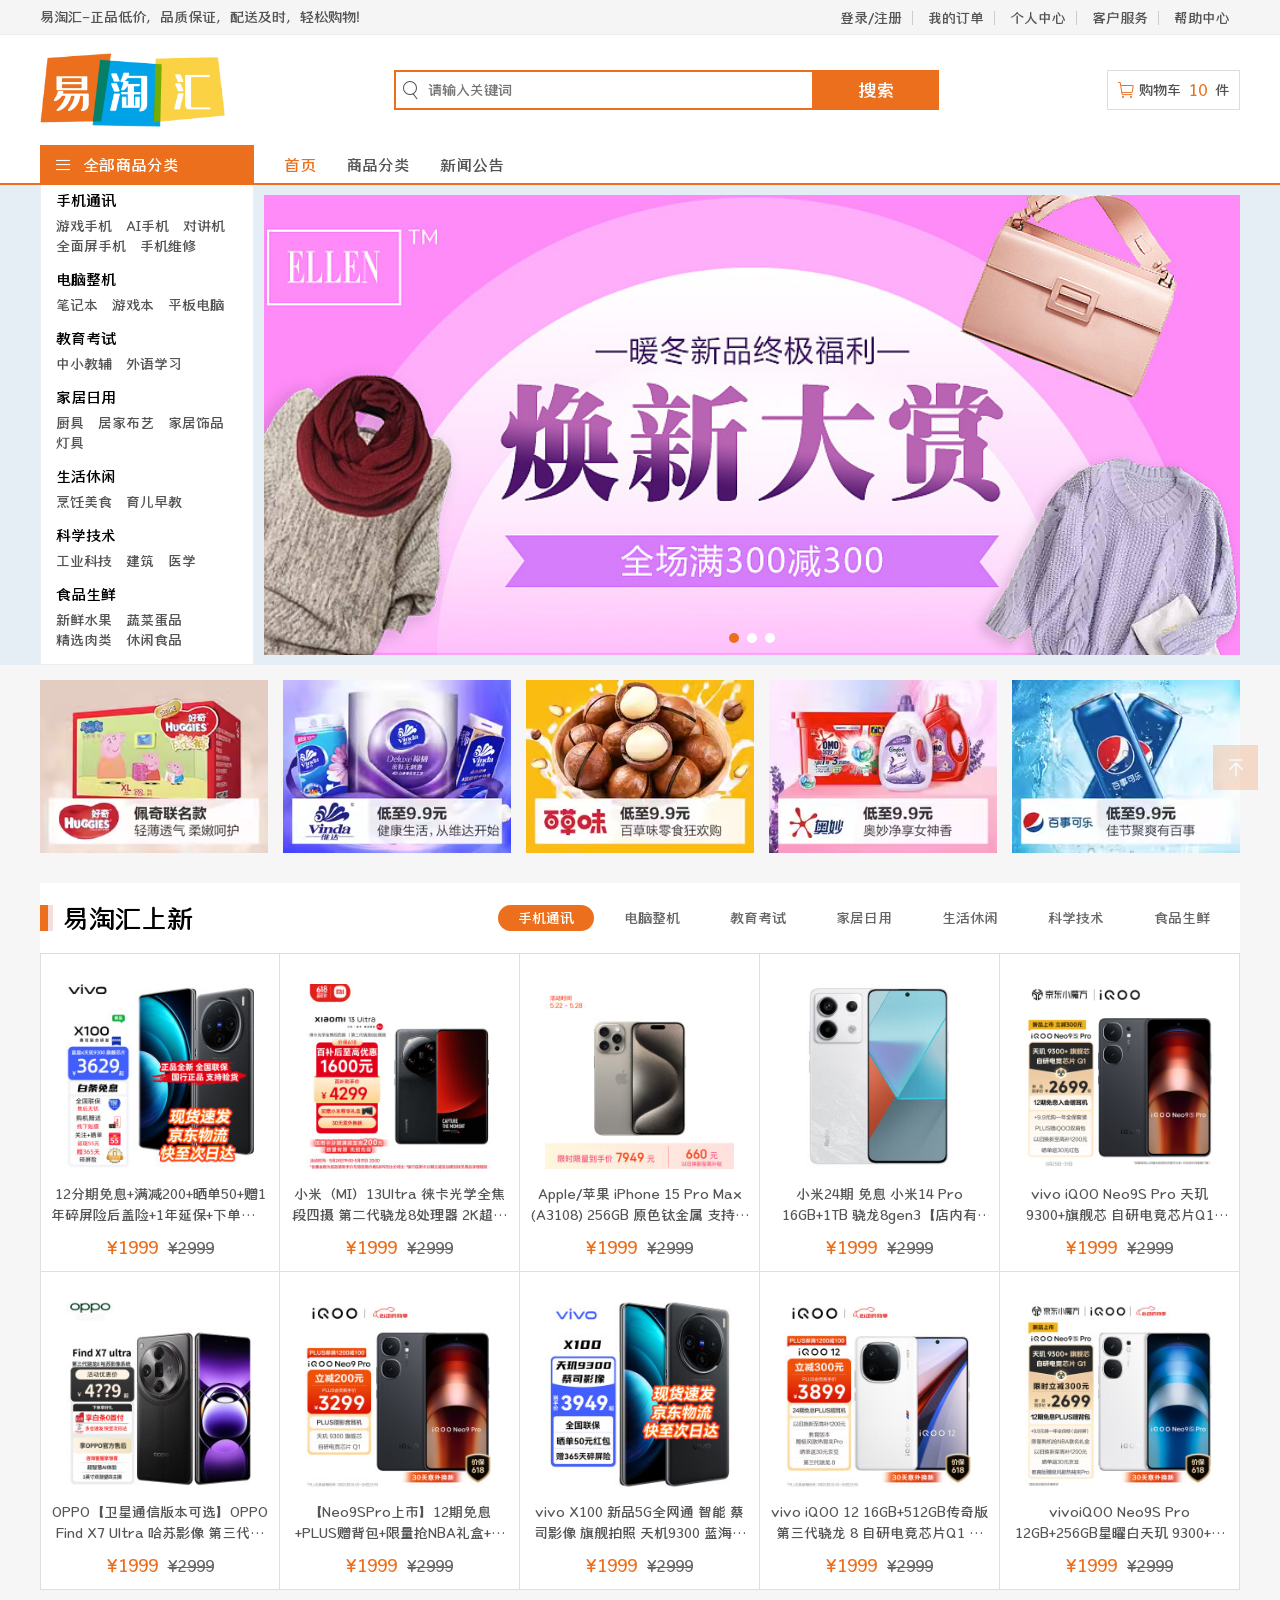
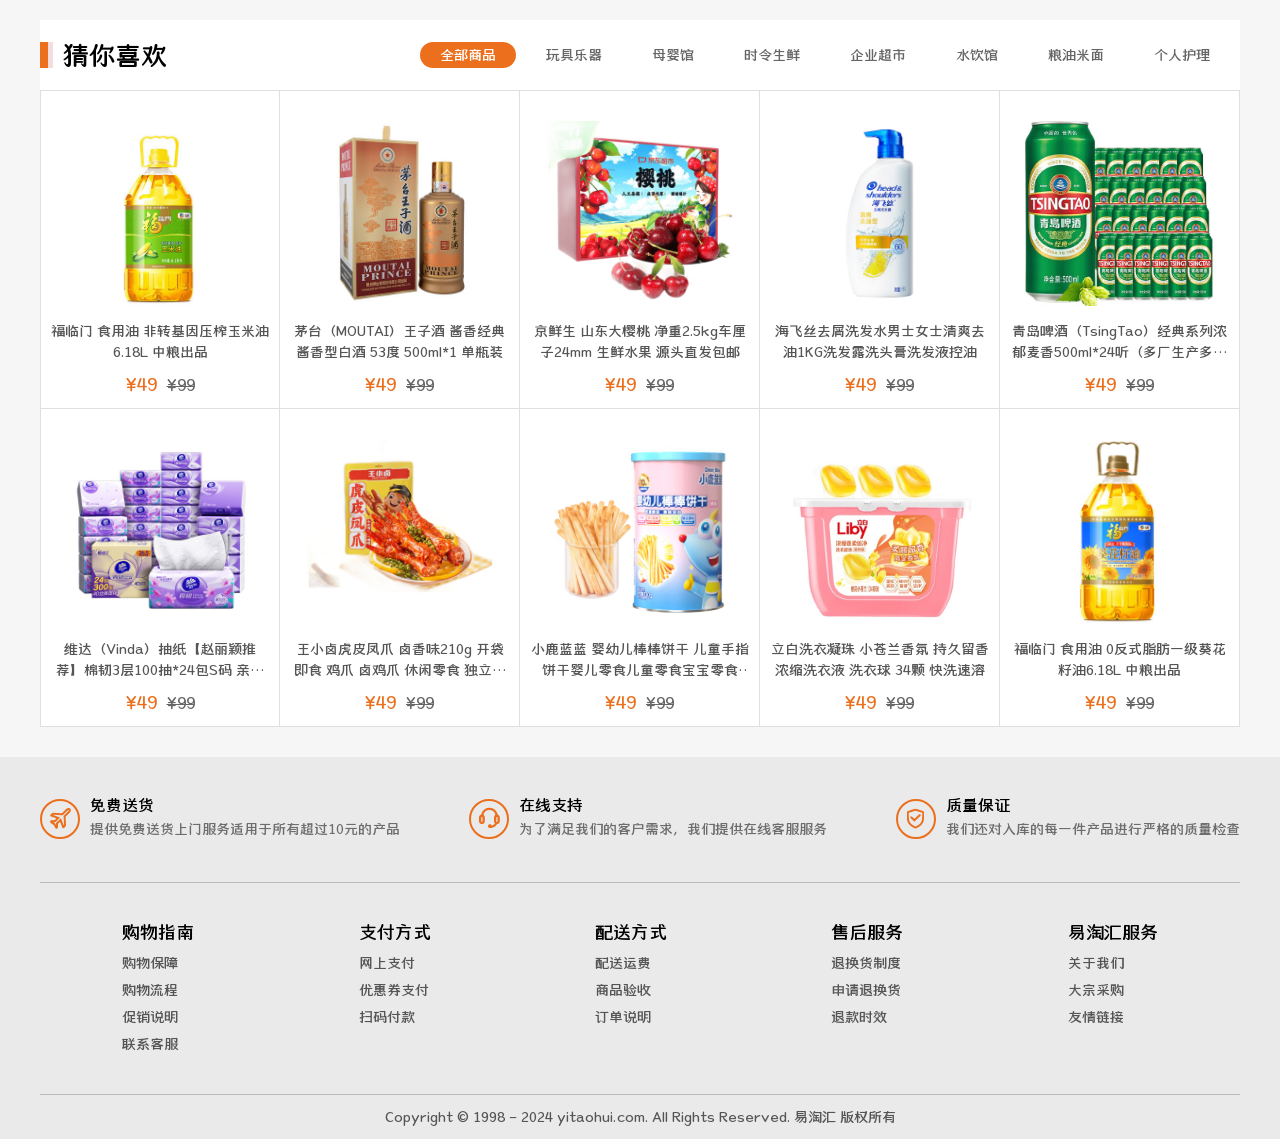
<file: target/classes/static/index.html>
<!DOCTYPE html>
<html lang="en">

<head>
    <meta charset="UTF-8">
    <meta http-equiv="X-UA-Compatible" content="IE=edge">
    <meta name="applicable-device" content="pc,mobile">
    <!-- <meta name="viewport" content="width=device-width, initial-scale=1.0"> -->
    <link rel="shortcut icon" href="./images/favicon.png" type="image/x-icon">
    <title>首页</title>
    <link rel="stylesheet" href="./icon/iconfont.css">
    <link rel="stylesheet" href="./css/common.css">
    <link rel="stylesheet" href="./css/swiper-bundle.min.css">
    <link rel="stylesheet" href="./css/main.css">
</head>

<body>
    <div class="header-top">
        <div class="container">
            <div class="left">易淘汇-正品低价，品质保证，配送及时，轻松购物！</div>
            <div class="right">
                <a href="./login.html">登录/注册</a>
                <a href="./orderForm.html">我的订单</a>
                <a href="javascript:;">个人中心</a>
                <a href="javascript:;">客户服务</a>
                <a href="javascript:;">帮助中心</a>
            </div>
        </div>
    </div>

    <div class="header-middle">
        <div class="container">
            <a href="./index.html" class="logo">
                <img src="./images/logo.png" alt="" />
            </a>
            <div class="search">
                <form action="">
                    <i class="iconfont icon-sousuo"></i>
                    <input type="text" placeholder="请输入关键词" />
                    <button>搜索</button>
                </form>
            </div>
            <a href="./cart.html" class="cart">
                <i class="iconfont icon-gouwuche"></i>
                购物车<span>10</span>件
            </a>
        </div>
    </div>

    <div class="header">
        <div class="container">
            <div class="cate">
                <span>
                    <i class="iconfont icon-fenlei"></i>全部商品分类
                </span>
                <div class="cate-detail">
                    <div class="item">
                        <a href="javascript:;" class="fir">手机通讯</a>
                        <div class="sub">
                            <a href="javascript:;">游戏手机</a>
                            <a href="javascript:;">AI手机</a>
                            <a href="javascript:;">对讲机</a>
                            <a href="javascript:;">全面屏手机</a>
                            <a href="javascript:;">手机维修</a>
                        </div>
                    </div>
                    <div class="item">
                        <a href="javascript:;" class="fir">电脑整机</a>
                        <div class="sub">
                            <a href="javascript:;">笔记本</a>
                            <a href="javascript:;">游戏本</a>
                            <a href="javascript:;">平板电脑</a>
                        </div>
                    </div>
                    <div class="item">
                        <a href="javascript:;" class="fir">教育考试</a>
                        <div class="sub">
                            <a href="javascript:;">中小教辅</a>
                            <a href="javascript:;">外语学习</a>
                        </div>
                    </div>
                    <div class="item">
                        <a href="javascript:;" class="fir">家居日用</a>
                        <div class="sub">
                            <a href="javascript:;">厨具</a>
                            <a href="javascript:;">居家布艺</a>
                            <a href="javascript:;">家居饰品</a>
                            <a href="javascript:;">灯具</a>
                        </div>
                    </div>
                    <div class="item">
                        <a href="javascript:;" class="fir">生活休闲</a>
                        <div class="sub">
                            <a href="javascript:;">烹饪美食</a>
                            <a href="javascript:;">育儿早教</a>
                        </div>
                    </div>
                    <div class="item">
                        <a href="javascript:;" class="fir">科学技术</a>
                        <div class="sub">
                            <a href="javascript:;">工业科技</a>
                            <a href="javascript:;">建筑</a>
                            <a href="javascript:;">医学</a>
                        </div>
                    </div>
                    <div class="item">
                        <a href="javascript:;" class="fir">食品生鲜</a>
                        <div class="sub">
                            <a href="javascript:;">新鲜水果</a>
                            <a href="javascript:;">蔬菜蛋品</a>
                            <a href="javascript:;">精选肉类</a>
                            <a href="javascript:;">休闲食品</a>
                        </div>
                    </div>
                </div>
            </div>
            <ul class="menu">
                <li class="active"><a href="./index.html">首页</a></li>
                <li><a href="./productList.html">商品分类</a></li>
                <li><a href="./news.html">新闻公告</a></li>
            </ul>
        </div>
    </div>

    <div class="index-banner">
        <div class="container">
            <div class="swiper aki-swiper">
                <div class="swiper-wrapper">
                    <div class="swiper-slide">
                        <a href="javascript:;" class="box-img">
                            <img src="./images/banner1.jpg" alt="" />
                        </a>
                    </div>
                    <div class="swiper-slide">
                        <a href="javascript:;" class="box-img">
                            <img src="./images/banner2.png" alt="" />
                        </a>
                    </div>
                    <div class="swiper-slide">
                        <a href="javascript:;" class="box-img">
                            <img src="./images/banner3.jpg" alt="" />
                        </a>
                    </div>
                </div>
                <div class="swiper-button-prev"></div>
                <div class="swiper-button-next"></div>
                <div class="swiper-pagination"></div>
            </div>
        </div>
    </div>

    <div class="index-recommend">
        <div class="container">
            <a href="javascript:;">
                <img src="./images/banner-recommend4.avif" alt="" />
                <div class="layer">好奇成长裤<br>佩奇联名款</div>
            </a>
            <a href="javascript:;">
                <img src="./images/banner-recommend5.avif" alt="" />
                <div class="layer">维达低<br>至9.9元</div>
            </a>
            <a href="javascript:;">
                <img src="./images/banner-recommend6.avif" alt="" />
                <div class="layer">百草味<br>低至9.9元</div>
            </a>
            <a href="javascript:;">
                <img src="./images/banner-recommend7.avif" alt="" />
                <div class="layer">奥妙净享女神香<br>低至9.9元</div>
            </a>
            <a href="javascript:;">
                <img src="./images/banner-recommend8.avif" alt="" />
                <div class="layer">佳节聚爽有百事<br>低至9.9元</div>
            </a>
        </div>
    </div>

    <div class="index-sec1">
        <div class="container">
            <div class="common-title">
                <h1>易淘汇上新</h1>
                <div class="cate">
                    <a href="javascript:;" class="active">手机通讯</a>
                    <a href="javascript:;">电脑整机</a>
                    <a href="javascript:;">教育考试</a>
                    <a href="javascript:;">家居日用</a>
                    <a href="javascript:;">生活休闲</a>
                    <a href="javascript:;">科学技术</a>
                    <a href="javascript:;">食品生鲜</a>
                </div>
            </div>
            <div class="item-all">
                <a href="./productShow.html" class="item">
                    <div class="box-img">
                        <img src="./images/product1.jpg" alt="" />
                    </div>
                    <h3 class="clamp2">12分期免息+满减200+晒单50+赠1年碎屏险后盖险+1年延保+下单后关注店铺额外返现5元</h3>
                    <div class="price">￥1999<span>￥2999</span></div>
                </a>
                <a href="./productShow.html" class="item">
                    <div class="box-img">
                        <img src="./images/product2.jpg" alt="" />
                    </div>
                    <h3 class="clamp2">小米（MI）13Ultra 徕卡光学全焦段四摄 第二代骁龙8处理器 2K超色准屏 16+512GB 黑色 AI</h3>
                    <div class="price">￥1999<span>￥2999</span></div>
                </a>
                <a href="./productShow.html" class="item">
                    <div class="box-img">
                        <img src="./images/product3.jpg" alt="" />
                    </div>
                    <h3 class="clamp2">Apple/苹果 iPhone 15 Pro Max (A3108) 256GB 原色钛金属 支持移动联通电信5G 双卡双待</h3>
                    <div class="price">￥1999<span>￥2999</span></div>
                </a>
                <a href="./productShow.html" class="item">
                    <div class="box-img">
                        <img src="./images/product4.jpg" alt="" />
                    </div>
                    <h3 class="clamp2">小米24期 免息 小米14 Pro 16GB+1TB 骁龙8gen3【店内有售】 Redmi Note13 Pro 2亿像素 5G</h3>
                    <div class="price">￥1999<span>￥2999</span></div>
                </a>
                <a href="./productShow.html" class="item">
                    <div class="box-img">
                        <img src="./images/product5.png" alt="" />
                    </div>
                    <h3 class="clamp2">vivo iQOO Neo9S Pro 天玑9300+旗舰芯 自研电竞芯片Q1 1.5K 144Hz 8T 全天候无感屏 电竞游戏5G</h3>
                    <div class="price">￥1999<span>￥2999</span></div>
                </a>
                <a href="./productShow.html" class="item">
                    <div class="box-img">
                        <img src="./images/product6.jpg" alt="" />
                    </div>
                    <h3 class="clamp2">OPPO【卫星通信版本可选】OPPO Find X7 Ultra 哈苏影像 第三代骁龙8 AI</h3>
                    <div class="price">￥1999<span>￥2999</span></div>
                </a>
                <a href="./productShow.html" class="item">
                    <div class="box-img">
                        <img src="./images/product7.jpg" alt="" />
                    </div>
                    <h3 class="clamp2">【Neo9SPro上市】12期免息+PLUS赠背包+限量抢NBA礼盒+以旧换新至高补贴1200元</h3>
                    <div class="price">￥1999<span>￥2999</span></div>
                </a>
                <a href="./productShow.html" class="item">
                    <div class="box-img">
                        <img src="./images/product8.jpg" alt="" />
                    </div>
                    <h3 class="clamp2">vivo X100 新品5G全网通 智能 蔡司影像 旗舰拍照 天机9300 蓝海电池 新品上市 辰夜黑 12GB+256GB</h3>
                    <div class="price">￥1999<span>￥2999</span></div>
                </a>
                <a href="./productShow.html" class="item">
                    <div class="box-img">
                        <img src="./images/product9.jpg" alt="" />
                    </div>
                    <h3 class="clamp2">vivo iQOO 12 16GB+512GB传奇版 第三代骁龙 8 自研电竞芯片Q1 大底主摄潜望式长焦 5G电竞</h3>
                    <div class="price">￥1999<span>￥2999</span></div>
                </a>
                <a href="./productShow.html" class="item">
                    <div class="box-img">
                        <img src="./images/product10.jpg" alt="" />
                    </div>
                    <h3 class="clamp2">vivoiQOO Neo9S Pro 12GB+256GB星曜白天玑 9300+旗舰芯自研电竞芯片Q1 IMX920索尼大底传感器电竞</h3>
                    <div class="price">￥1999<span>￥2999</span></div>
                </a>
            </div>
        </div>
    </div>

    <div class="index-sec2 index-sec1">
        <div class="container">
            <div class="common-title">
                <h1>猜你喜欢</h1>
                <div class="cate">
                    <a href="javascript:;" class="active">全部商品</a>
                    <a href="javascript:;">玩具乐器</a>
                    <a href="javascript:;">母婴馆</a>
                    <a href="javascript:;">时令生鲜</a>
                    <a href="javascript:;">企业超市</a>
                    <a href="javascript:;">水饮馆</a>
                    <a href="javascript:;">粮油米面</a>
                    <a href="javascript:;">个人护理</a>
                </div>
            </div>
            <div class="item-all">
                <a href="./productShow.html" class="item">
                    <div class="box-img">
                        <img src="./images/product21.jpg" alt="" />
                    </div>
                    <h3 class="clamp2">福临门 食用油 非转基因压榨玉米油6.18L 中粮出品</h3>
                    <div class="price">￥49<span>￥99</span></div>
                </a>
                <a href="./productShow.html" class="item">
                    <div class="box-img">
                        <img src="./images/product22.jpg" alt="" />
                    </div>
                    <h3 class="clamp2">茅台（MOUTAI）王子酒 酱香经典 酱香型白酒 53度 500ml*1 单瓶装</h3>
                    <div class="price">￥49<span>￥99</span></div>
                </a>
                <a href="./productShow.html" class="item">
                    <div class="box-img">
                        <img src="./images/product23.jpg" alt="" />
                    </div>
                    <h3 class="clamp2">京鲜生 山东大樱桃 净重2.5kg车厘子24mm 生鲜水果 源头直发包邮</h3>
                    <div class="price">￥49<span>￥99</span></div>
                </a>
                <a href="./productShow.html" class="item">
                    <div class="box-img">
                        <img src="./images/product24.jpg" alt="" />
                    </div>
                    <h3 class="clamp2">海飞丝去屑洗发水男士女士清爽去油1KG洗发露洗头膏洗发液控油</h3>
                    <div class="price">￥49<span>￥99</span></div>
                </a>
                <a href="./productShow.html" class="item">
                    <div class="box-img">
                        <img src="./images/product25.jpg" alt="" />
                    </div>
                    <h3 class="clamp2">青岛啤酒（TsingTao）经典系列浓郁麦香500ml*24听（多厂生产多种包装随机发货）</h3>
                    <div class="price">￥49<span>￥99</span></div>
                </a>
                <a href="./productShow.html" class="item">
                    <div class="box-img">
                        <img src="./images/product26.jpg" alt="" />
                    </div>
                    <h3 class="clamp2">维达（Vinda）抽纸【赵丽颖推荐】棉韧3层100抽*24包S码 亲肤无刺激 纸巾 整箱</h3>
                    <div class="price">￥49<span>￥99</span></div>
                </a>
                <a href="./productShow.html" class="item">
                    <div class="box-img">
                        <img src="./images/product27.jpg" alt="" />
                    </div>
                    <h3 class="clamp2">王小卤虎皮凤爪 卤香味210g 开袋即食 鸡爪 卤鸡爪 休闲零食 独立包装</h3>
                    <div class="price">￥49<span>￥99</span></div>
                </a>
                <a href="./productShow.html" class="item">
                    <div class="box-img">
                        <img src="./images/product28.jpg" alt="" />
                    </div>
                    <h3 class="clamp2">小鹿蓝蓝 婴幼儿棒棒饼干 儿童手指饼干婴儿零食儿童零食宝宝零食 130g</h3>
                    <div class="price">￥49<span>￥99</span></div>
                </a>
                <a href="./productShow.html" class="item">
                    <div class="box-img">
                        <img src="./images/product29.jpg" alt="" />
                    </div>
                    <h3 class="clamp2">立白洗衣凝珠 小苍兰香氛 持久留香 浓缩洗衣液 洗衣球 34颗 快洗速溶</h3>
                    <div class="price">￥49<span>￥99</span></div>
                </a>
                <a href="./productShow.html" class="item">
                    <div class="box-img">
                        <img src="./images/product210.jpg" alt="" />
                    </div>
                    <h3 class="clamp2">福临门 食用油 0反式脂肪一级葵花籽油6.18L 中粮出品</h3>
                    <div class="price">￥49<span>￥99</span></div>
                </a>
            </div>
        </div>
    </div>

    <div class="footer">
        <div class="container">
            <div class="footer-top">
                <div class="item">
                    <i class="iconfont icon-feiji"></i>
                    <div class="content">
                        <div class="title">免费送货</div>
                        <div class="desc">提供免费送货上门服务适用于所有超过10元的产品</div>
                    </div>
                </div>
                <div class="item">
                    <i class="iconfont icon-kefu1"></i>
                    <div class="content">
                        <div class="title">在线支持</div>
                        <div class="desc">为了满足我们的客户需求，我们提供在线客服服务</div>
                    </div>
                </div>
                <div class="item">
                    <i class="iconfont icon-zhiliangguanli"></i>
                    <div class="content">
                        <div class="title">质量保证</div>
                        <div class="desc">我们还对入库的每一件产品进行严格的质量检查</div>
                    </div>
                </div>
            </div>

            <div class="footer-middle">
                <div class="item">
                    <h3>购物指南</h3>
                    <ul>
                        <li><a href="javascript:;">购物保障</a></li>
                        <li><a href="javascript:;">购物流程</a></li>
                        <li><a href="javascript:;">促销说明</a></li>
                        <li><a href="javascript:;">联系客服</a></li>
                    </ul>
                </div>
                <div class="item">
                    <h3>支付方式</h3>
                    <ul>
                        <li><a href="javascript:;">网上支付</a></li>
                        <li><a href="javascript:;">优惠券支付</a></li>
                        <li><a href="javascript:;">扫码付款</a></li>
                    </ul>
                </div>
                <div class="item">
                    <h3>配送方式</h3>
                    <ul>
                        <li><a href="javascript:;">配送运费</a></li>
                        <li><a href="javascript:;">商品验收</a></li>
                        <li><a href="javascript:;">订单说明</a></li>
                    </ul>
                </div>
                <div class="item">
                    <h3>售后服务</h3>
                    <ul>
                        <li><a href="javascript:;">退换货制度</a></li>
                        <li><a href="javascript:;">申请退换货</a></li>
                        <li><a href="javascript:;">退款时效</a></li>
                    </ul>
                </div>
                <div class="item">
                    <h3>易淘汇服务</h3>
                    <ul>
                        <li><a href="javascript:;">关于我们</a></li>
                        <li><a href="javascript:;">大宗采购</a></li>
                        <li><a href="javascript:;">友情链接</a></li>
                    </ul>
                </div>
            </div>

            <div class="footer-bottom">
                Copyright © 1998 - 2024 yitaohui.com. All Rights Reserved. 易淘汇 版权所有
            </div>
        </div>
    </div>

    <div id="roll-top">
        <a href="#" class="topping">
            <img src="./images/top.png" alt="">
        </a>
    </div>

    <script src="./js/jquery-3.5.1.min.js"></script>
    <script src="./js/swiper-bundle.min.js"></script>
    <script src="./js/main.js"></script>
    <script src="./js/shopping.js"></script>
</body>

</html>
</file>
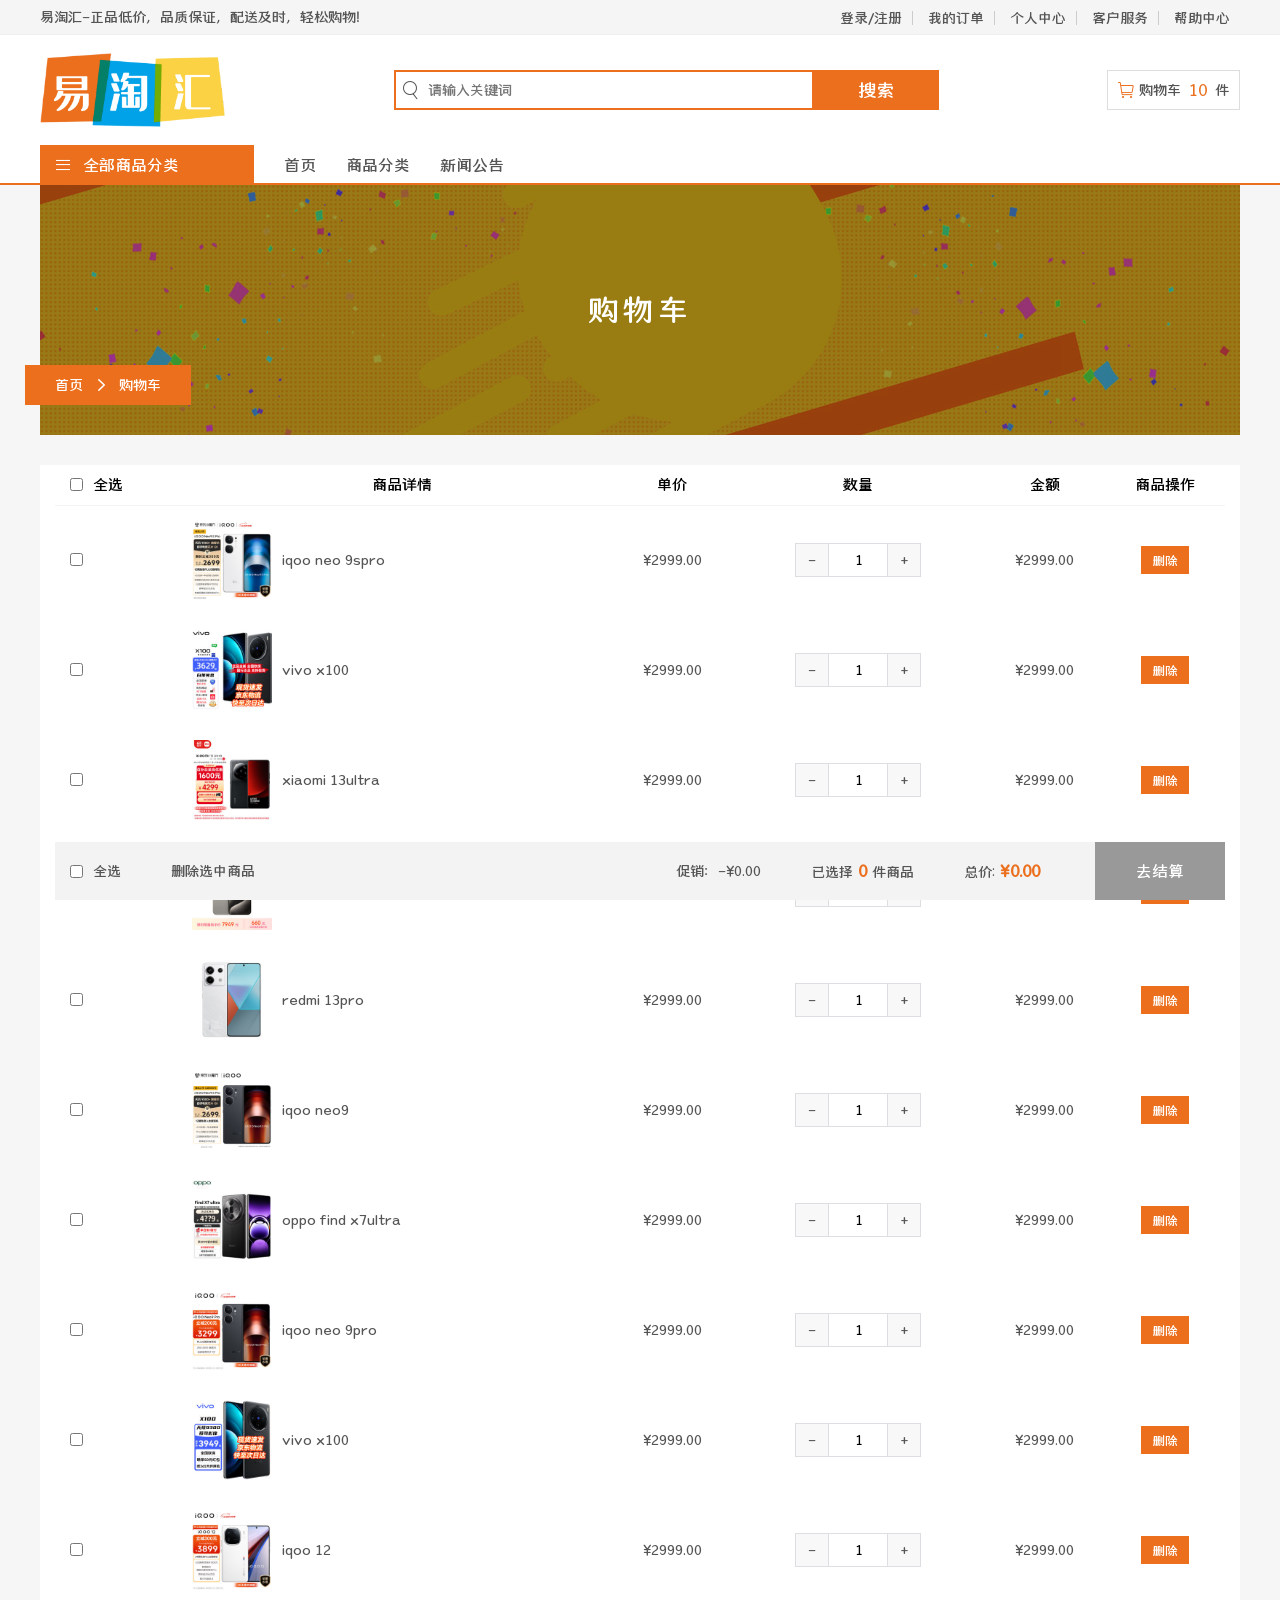
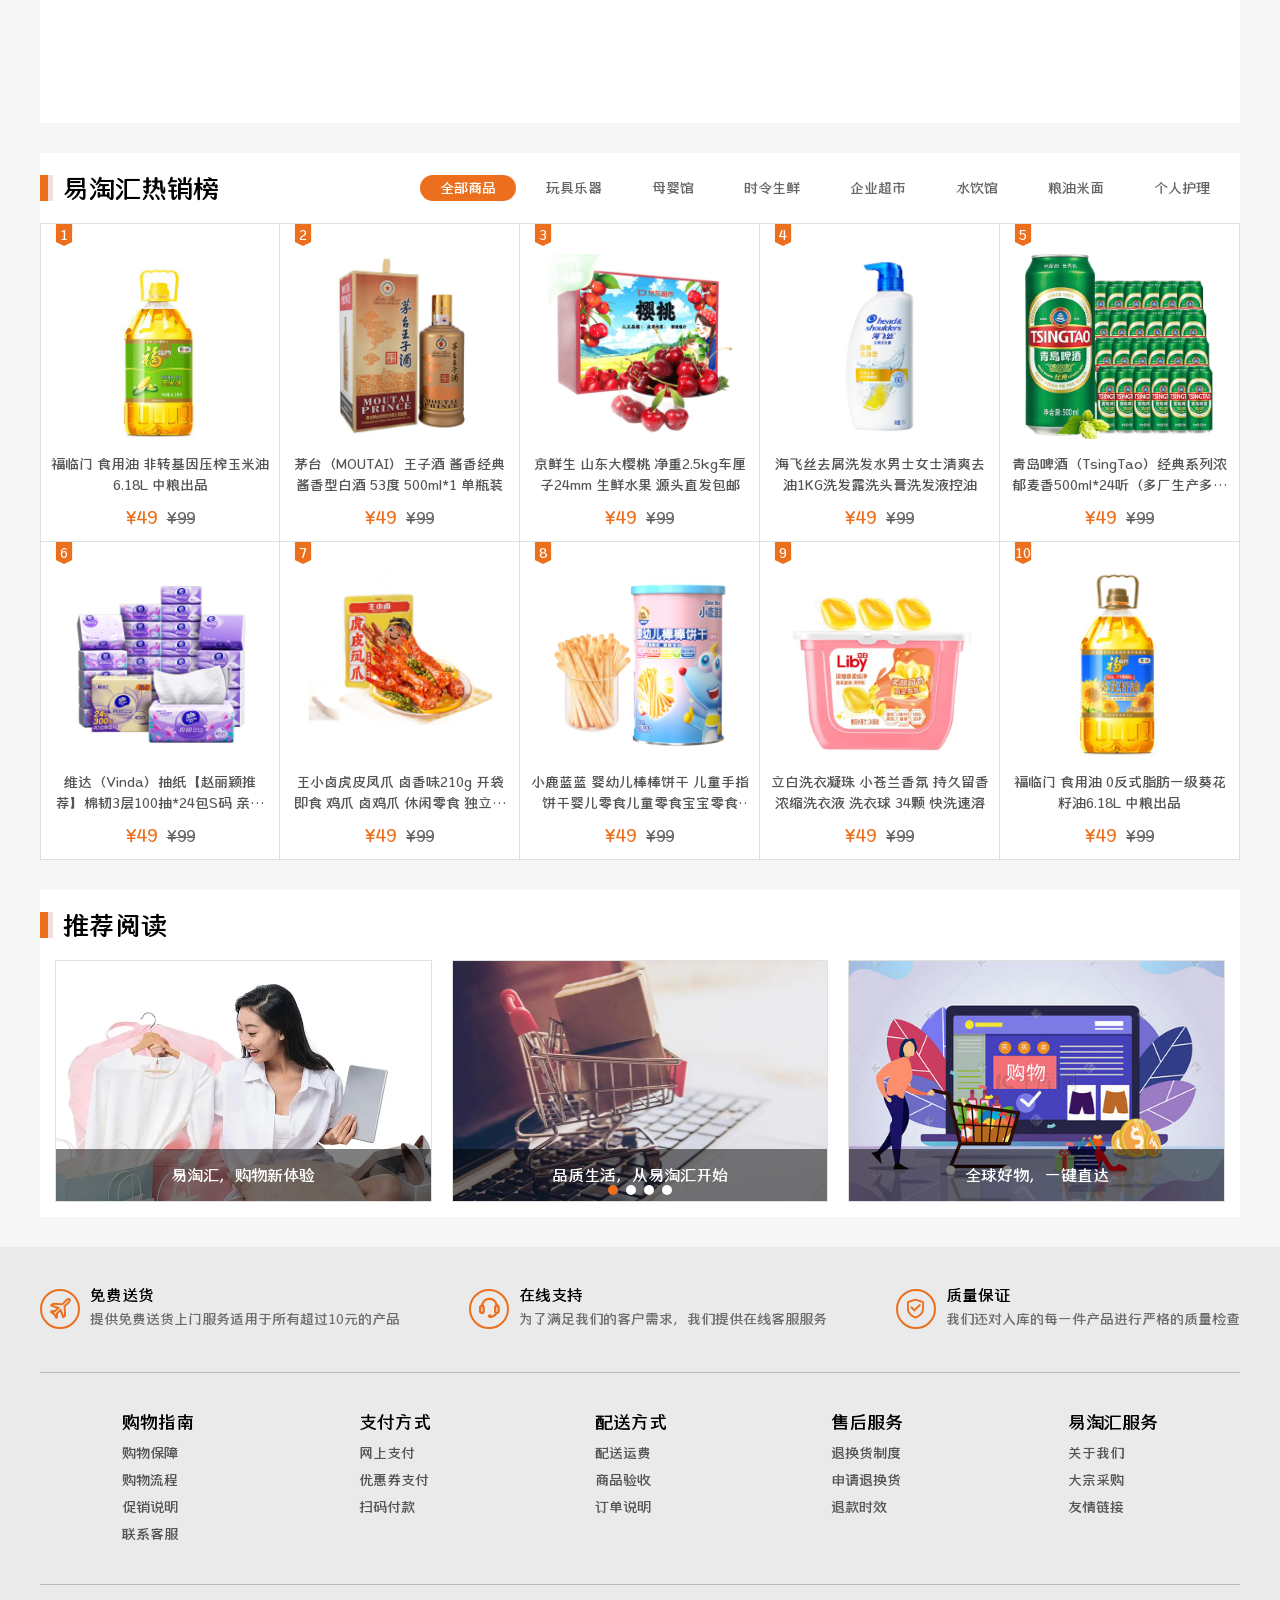
<file: target/classes/static/cart.html>
<!DOCTYPE html>
<html lang="en">

<head>
    <meta charset="UTF-8">
    <meta http-equiv="X-UA-Compatible" content="IE=edge">
    <meta name="applicable-device" content="pc,mobile">
    <!-- <meta name="viewport" content="width=device-width, initial-scale=1.0"> -->
    <link rel="shortcut icon" href="./images/favicon.png" type="image/x-icon">
    <title>购物车</title>
    <link rel="stylesheet" href="./icon/iconfont.css">
    <link rel="stylesheet" href="./css/common.css">
    <link rel="stylesheet" href="./css/swiper-bundle.min.css">
    <link rel="stylesheet" href="./css/main.css">
</head>

<body>
    <div class="header-top">
        <div class="container">
            <div class="left">易淘汇-正品低价，品质保证，配送及时，轻松购物！</div>
            <div class="right">
                <a href="./login.html">登录/注册</a>
                <a href="./orderForm.html">我的订单</a>
                <a href="javascript:;">个人中心</a>
                <a href="javascript:;">客户服务</a>
                <a href="javascript:;">帮助中心</a>
            </div>
        </div>
    </div>

    <div class="header-middle">
        <div class="container">
            <a href="./index.html" class="logo">
                <img src="./images/logo.png" alt="" />
            </a>
            <div class="search">
                <form action="">
                    <i class="iconfont icon-sousuo"></i>
                    <input type="text" placeholder="请输入关键词" />
                    <button>搜索</button>
                </form>
            </div>
            <a href="./cart.html" class="cart">
                <i class="iconfont icon-gouwuche"></i>
                购物车<span>10</span>件
            </a>
        </div>
    </div>

    <div class="header">
        <div class="container">
            <div class="cate style2">
                <span>
                    <i class="iconfont icon-fenlei"></i>全部商品分类
                </span>
                <div class="cate-detail">
                    <div class="item">
                        <a href="javascript:;" class="fir">手机通讯</a>
                        <div class="sub">
                            <a href="javascript:;">游戏手机</a>
                            <a href="javascript:;">AI手机</a>
                            <a href="javascript:;">对讲机</a>
                            <a href="javascript:;">全面屏手机</a>
                            <a href="javascript:;">手机维修</a>
                        </div>
                    </div>
                    <div class="item">
                        <a href="javascript:;" class="fir">电脑整机</a>
                        <div class="sub">
                            <a href="javascript:;">笔记本</a>
                            <a href="javascript:;">游戏本</a>
                            <a href="javascript:;">平板电脑</a>
                        </div>
                    </div>
                    <div class="item">
                        <a href="javascript:;" class="fir">教育考试</a>
                        <div class="sub">
                            <a href="javascript:;">中小教辅</a>
                            <a href="javascript:;">外语学习</a>
                        </div>
                    </div>
                    <div class="item">
                        <a href="javascript:;" class="fir">家居日用</a>
                        <div class="sub">
                            <a href="javascript:;">厨具</a>
                            <a href="javascript:;">居家布艺</a>
                            <a href="javascript:;">家居饰品</a>
                            <a href="javascript:;">灯具</a>
                        </div>
                    </div>
                    <div class="item">
                        <a href="javascript:;" class="fir">生活休闲</a>
                        <div class="sub">
                            <a href="javascript:;">烹饪美食</a>
                            <a href="javascript:;">育儿早教</a>
                        </div>
                    </div>
                    <div class="item">
                        <a href="javascript:;" class="fir">科学技术</a>
                        <div class="sub">
                            <a href="javascript:;">工业科技</a>
                            <a href="javascript:;">建筑</a>
                            <a href="javascript:;">医学</a>
                        </div>
                    </div>
                    <div class="item">
                        <a href="javascript:;" class="fir">食品生鲜</a>
                        <div class="sub">
                            <a href="javascript:;">新鲜水果</a>
                            <a href="javascript:;">蔬菜蛋品</a>
                            <a href="javascript:;">精选肉类</a>
                            <a href="javascript:;">休闲食品</a>
                        </div>
                    </div>
                </div>
            </div>
            <ul class="menu">
                <li><a href="./index.html">首页</a></li>
                <li><a href="./productList.html">商品分类</a></li>
                <li><a href="./news.html">新闻公告</a></li>
            </ul>
        </div>
    </div>

    <div class="bg-banner">
        <div class="container">
            <img src="./images/bg-banner.jpg" alt="">
            <div class="layer">
                购物车
            </div>
            <div class="route">
                <a href="javascript:;">首页</a>
                <span><i class="iconfont icon-xiangyou1"></i></span>
                <a href="javascript:;">购物车</a>
            </div>
        </div>
    </div>

    <div class="page-cart">
        <div class="container">
            <div class="cart-sec1">
                <table>
                    <tr>
                        <th>
                            <label><input type="checkbox" />全选</label>
                        </th>
                        <th class="center">商品详情</th>
                        <th class="center">单价</th>
                        <th class="center">数量</th>
                        <th class="center">金额</th>
                        <th class="center">商品操作</th>
                    </tr>
                    <tr class="product">
                        <td><input type="checkbox" /></td>
                        <td>
                            <div class="bookname">
                                <img src="./images/product10.jpg" alt="" />
                                iqoo neo 9spro
                            </div>
                        </td>
                        <td class="center">￥2999.00</td>
                        <td class="center">
                            <div class="sum">
                                <span class="reduce">-</span>
                                <input type="text" name="num" value="1" />
                                <span class="add">+</span>
                            </div>
                        </td>
                        <td class="center">￥2999.00</td>
                        <td class="center">
                            <a href="javascript:;" class="btn">
                                <span>删除</span>
                                <i class="iconfont icon-laji2"></i>
                            </a>
                        </td>
                    </tr>
                    <tr class="product">
                        <td><input type="checkbox" /></td>
                        <td>
                            <div class="bookname">
                                <img src="./images/product1.jpg" alt="" />
                                vivo x100
                            </div>
                        </td>
                        <td class="center">￥2999.00</td>
                        <td class="center">
                            <div class="sum">
                                <span class="reduce">-</span>
                                <input type="text" name="num" value="1" />
                                <span class="add">+</span>
                            </div>
                        </td>
                        <td class="center">￥2999.00</td>
                        <td class="center">
                            <a href="javascript:;" class="btn">
                                <span>删除</span>
                                <i class="iconfont icon-laji2"></i>
                            </a>
                        </td>
                    </tr>
                    <tr class="product">
                        <td><input type="checkbox" /></td>
                        <td>
                            <div class="bookname">
                                <img src="./images/product2.jpg" alt="" />
                                xiaomi 13ultra
                            </div>
                        </td>
                        <td class="center">￥2999.00</td>
                        <td class="center">
                            <div class="sum">
                                <span class="reduce">-</span>
                                <input type="text" name="num" value="1" />
                                <span class="add">+</span>
                            </div>
                        </td>
                        <td class="center">￥2999.00</td>
                        <td class="center">
                            <a href="javascript:;" class="btn">
                                <span>删除</span>
                                <i class="iconfont icon-laji2"></i>
                            </a>
                        </td>
                    </tr>
                    <tr class="product">
                        <td><input type="checkbox" /></td>
                        <td>
                            <div class="bookname">
                                <img src="./images/product3.jpg" alt="" />
                                iphone 15
                            </div>
                        </td>
                        <td class="center">￥2999.00</td>
                        <td class="center">
                            <div class="sum">
                                <span class="reduce">-</span>
                                <input type="text" name="num" value="1" />
                                <span class="add">+</span>
                            </div>
                        </td>
                        <td class="center">￥2999.00</td>
                        <td class="center">
                            <a href="javascript:;" class="btn">
                                <span>删除</span>
                                <i class="iconfont icon-laji2"></i>
                            </a>
                        </td>
                    </tr>
                    <tr class="product">
                        <td><input type="checkbox" /></td>
                        <td>
                            <div class="bookname">
                                <img src="./images/product4.jpg" alt="" />
                                redmi 13pro
                            </div>
                        </td>
                        <td class="center">￥2999.00</td>
                        <td class="center">
                            <div class="sum">
                                <span class="reduce">-</span>
                                <input type="text" name="num" value="1" />
                                <span class="add">+</span>
                            </div>
                        </td>
                        <td class="center">￥2999.00</td>
                        <td class="center">
                            <a href="javascript:;" class="btn">
                                <span>删除</span>
                                <i class="iconfont icon-laji2"></i>
                            </a>
                        </td>
                    </tr>
                    <tr class="product">
                        <td><input type="checkbox" /></td>
                        <td>
                            <div class="bookname">
                                <img src="./images/product5.png" alt="" />
                                iqoo neo9
                            </div>
                        </td>
                        <td class="center">￥2999.00</td>
                        <td class="center">
                            <div class="sum">
                                <span class="reduce">-</span>
                                <input type="text" name="num" value="1" />
                                <span class="add">+</span>
                            </div>
                        </td>
                        <td class="center">￥2999.00</td>
                        <td class="center">
                            <a href="javascript:;" class="btn">
                                <span>删除</span>
                                <i class="iconfont icon-laji2"></i>
                            </a>
                        </td>
                    </tr>
                    <tr class="product">
                        <td><input type="checkbox" /></td>
                        <td>
                            <div class="bookname">
                                <img src="./images/product6.jpg" alt="" />
                                oppo find x7ultra
                            </div>
                        </td>
                        <td class="center">￥2999.00</td>
                        <td class="center">
                            <div class="sum">
                                <span class="reduce">-</span>
                                <input type="text" name="num" value="1" />
                                <span class="add">+</span>
                            </div>
                        </td>
                        <td class="center">￥2999.00</td>
                        <td class="center">
                            <a href="javascript:;" class="btn">
                                <span>删除</span>
                                <i class="iconfont icon-laji2"></i>
                            </a>
                        </td>
                    </tr>
                    <tr class="product">
                        <td><input type="checkbox" /></td>
                        <td>
                            <div class="bookname">
                                <img src="./images/product7.jpg" alt="" />
                                iqoo neo 9pro
                            </div>
                        </td>
                        <td class="center">￥2999.00</td>
                        <td class="center">
                            <div class="sum">
                                <span class="reduce">-</span>
                                <input type="text" name="num" value="1" />
                                <span class="add">+</span>
                            </div>
                        </td>
                        <td class="center">￥2999.00</td>
                        <td class="center">
                            <a href="javascript:;" class="btn">
                                <span>删除</span>
                                <i class="iconfont icon-laji2"></i>
                            </a>
                        </td>
                    </tr>
                    <tr class="product">
                        <td><input type="checkbox" /></td>
                        <td>
                            <div class="bookname">
                                <img src="./images/product8.jpg" alt="" />
                                vivo x100
                            </div>
                        </td>
                        <td class="center">￥2999.00</td>
                        <td class="center">
                            <div class="sum">
                                <span class="reduce">-</span>
                                <input type="text" name="num" value="1" />
                                <span class="add">+</span>
                            </div>
                        </td>
                        <td class="center">￥2999.00</td>
                        <td class="center">
                            <a href="javascript:;" class="btn">
                                <span>删除</span>
                                <i class="iconfont icon-laji2"></i>
                            </a>
                        </td>
                    </tr>
                    <tr class="product">
                        <td><input type="checkbox" /></td>
                        <td>
                            <div class="bookname">
                                <img src="./images/product9.jpg" alt="" />
                                iqoo 12
                            </div>
                        </td>
                        <td class="center">￥2999.00</td>
                        <td class="center">
                            <div class="sum">
                                <span class="reduce">-</span>
                                <input type="text" name="num" value="1" />
                                <span class="add">+</span>
                            </div>
                        </td>
                        <td class="center">￥2999.00</td>
                        <td class="center">
                            <a href="javascript:;" class="btn">
                                <span>删除</span>
                                <i class="iconfont icon-laji2"></i>
                            </a>
                        </td>
                    </tr>
                </table>

                <div class="payment">
                    <div class="left">
                        <label><input type="checkbox" />全选</label>
                        <a href="javascript:;" class="remove">删除选中商品</a>
                    </div>
                    <div class="right">
                        <span>促销：-￥0.00</span>
                        <span>已选择<i>0</i>件商品</span>
                        <span>总价:<i>￥0.00</i></span>
                        <a href="javascript:;" class="payment-btn">
                            <span>去结算</span>
                        </a>
                    </div>
                </div>
            </div>
        </div>

        <div class="container">
            <div class="bookslist-sec3">
                <div class="common-title">
                    <h1>易淘汇热销榜</h1>
                    <div class="cate">
                        <a href="javascript:;" class="active">全部商品</a>
                        <a href="javascript:;">玩具乐器</a>
                        <a href="javascript:;">母婴馆</a>
                        <a href="javascript:;">时令生鲜</a>
                        <a href="javascript:;">企业超市</a>
                        <a href="javascript:;">水饮馆</a>
                        <a href="javascript:;">粮油米面</a>
                        <a href="javascript:;">个人护理</a>
                    </div>
                </div>
                <div class="item-all">
                    <a href="./productShow.html" class="item">
                        <div class="num">1</div>
                        <div class="box-img">
                            <img src="./images/product21.jpg" alt="" />
                        </div>
                        <h3 class="clamp2">福临门 食用油 非转基因压榨玉米油6.18L 中粮出品</h3>
                        <div class="price">￥49<span>￥99</span></div>
                    </a>
                    <a href="./productShow.html" class="item">
                        <div class="num">2</div>
                        <div class="box-img">
                            <img src="./images/product22.jpg" alt="" />
                        </div>
                        <h3 class="clamp2">茅台（MOUTAI）王子酒 酱香经典 酱香型白酒 53度 500ml*1 单瓶装</h3>
                        <div class="price">￥49<span>￥99</span></div>
                    </a>
                    <a href="./productShow.html" class="item">
                        <div class="num">3</div>
                        <div class="box-img">
                            <img src="./images/product23.jpg" alt="" />
                        </div>
                        <h3 class="clamp2">京鲜生 山东大樱桃 净重2.5kg车厘子24mm 生鲜水果 源头直发包邮</h3>
                        <div class="price">￥49<span>￥99</span></div>
                    </a>
                    <a href="./productShow.html" class="item">
                        <div class="num">4</div>
                        <div class="box-img">
                            <img src="./images/product24.jpg" alt="" />
                        </div>
                        <h3 class="clamp2">海飞丝去屑洗发水男士女士清爽去油1KG洗发露洗头膏洗发液控油</h3>
                        <div class="price">￥49<span>￥99</span></div>
                    </a>
                    <a href="./productShow.html" class="item">
                        <div class="num">5</div>
                        <div class="box-img">
                            <img src="./images/product25.jpg" alt="" />
                        </div>
                        <h3 class="clamp2">青岛啤酒（TsingTao）经典系列浓郁麦香500ml*24听（多厂生产多种包装随机发货）</h3>
                        <div class="price">￥49<span>￥99</span></div>
                    </a>
                    <a href="./productShow.html" class="item">
                        <div class="num">6</div>
                        <div class="box-img">
                            <img src="./images/product26.jpg" alt="" />
                        </div>
                        <h3 class="clamp2">维达（Vinda）抽纸【赵丽颖推荐】棉韧3层100抽*24包S码 亲肤无刺激 纸巾 整箱</h3>
                        <div class="price">￥49<span>￥99</span></div>
                    </a>
                    <a href="./productShow.html" class="item">
                        <div class="num">7</div>
                        <div class="box-img">
                            <img src="./images/product27.jpg" alt="" />
                        </div>
                        <h3 class="clamp2">王小卤虎皮凤爪 卤香味210g 开袋即食 鸡爪 卤鸡爪 休闲零食 独立包装</h3>
                        <div class="price">￥49<span>￥99</span></div>
                    </a>
                    <a href="./productShow.html" class="item">
                        <div class="num">8</div>
                        <div class="box-img">
                            <img src="./images/product28.jpg" alt="" />
                        </div>
                        <h3 class="clamp2">小鹿蓝蓝 婴幼儿棒棒饼干 儿童手指饼干婴儿零食儿童零食宝宝零食 130g</h3>
                        <div class="price">￥49<span>￥99</span></div>
                    </a>
                    <a href="./productShow.html" class="item">
                        <div class="num">9</div>
                        <div class="box-img">
                            <img src="./images/product29.jpg" alt="" />
                        </div>
                        <h3 class="clamp2">立白洗衣凝珠 小苍兰香氛 持久留香 浓缩洗衣液 洗衣球 34颗 快洗速溶</h3>
                        <div class="price">￥49<span>￥99</span></div>
                    </a>
                    <a href="./productShow.html" class="item">
                        <div class="num">10</div>
                        <div class="box-img">
                            <img src="./images/product210.jpg" alt="" />
                        </div>
                        <h3 class="clamp2">福临门 食用油 0反式脂肪一级葵花籽油6.18L 中粮出品</h3>
                        <div class="price">￥49<span>￥99</span></div>
                    </a>
                </div>
            </div>

            <div class="news-recommend">
                <div class="common-title">
                    <h1>推荐阅读</h1>
                </div>
                <div class="lb">
                    <div class="swiper mySwiper aki-swiper">
                        <div class="swiper-wrapper">
                            <div class="swiper-slide">
                                <a href="javascript:;">
                                    <img src="./images/news1.webp" alt="">
                                    <h4 class="clamp1">易淘汇，购物新体验</h4>
                                </a>
                            </div>
                            <div class="swiper-slide">
                                <a href="javascript:;">
                                    <img src="./images/news2.webp" alt="">
                                    <h4 class="clamp1">品质生活，从易淘汇开始</h4>
                                </a>
                            </div>
                            <div class="swiper-slide">
                                <a href="javascript:;">
                                    <img src="./images/news3.jpg" alt="">
                                    <h4 class="clamp1">全球好物，一键直达</h4>
                                </a>
                            </div>
                            <div class="swiper-slide">
                                <a href="javascript:;">
                                    <img src="./images/news4.jpg" alt="">
                                    <h4 class="clamp1">易淘汇，您的私人购物助手</h4>
                                </a>
                            </div>
                        </div>
                        <div class="swiper-button-prev"></div>
                        <div class="swiper-button-next"></div>
                        <div class="swiper-pagination"></div>
                    </div>
                </div>
            </div>
        </div>
    </div>

    <div class="footer">
        <div class="container">
            <div class="footer-top">
                <div class="item">
                    <i class="iconfont icon-feiji"></i>
                    <div class="content">
                        <div class="title">免费送货</div>
                        <div class="desc">提供免费送货上门服务适用于所有超过10元的产品</div>
                    </div>
                </div>
                <div class="item">
                    <i class="iconfont icon-kefu1"></i>
                    <div class="content">
                        <div class="title">在线支持</div>
                        <div class="desc">为了满足我们的客户需求，我们提供在线客服服务</div>
                    </div>
                </div>
                <div class="item">
                    <i class="iconfont icon-zhiliangguanli"></i>
                    <div class="content">
                        <div class="title">质量保证</div>
                        <div class="desc">我们还对入库的每一件产品进行严格的质量检查</div>
                    </div>
                </div>
            </div>

            <div class="footer-middle">
                <div class="item">
                    <h3>购物指南</h3>
                    <ul>
                        <li><a href="javascript:;">购物保障</a></li>
                        <li><a href="javascript:;">购物流程</a></li>
                        <li><a href="javascript:;">促销说明</a></li>
                        <li><a href="javascript:;">联系客服</a></li>
                    </ul>
                </div>
                <div class="item">
                    <h3>支付方式</h3>
                    <ul>
                        <li><a href="javascript:;">网上支付</a></li>
                        <li><a href="javascript:;">优惠券支付</a></li>
                        <li><a href="javascript:;">扫码付款</a></li>
                    </ul>
                </div>
                <div class="item">
                    <h3>配送方式</h3>
                    <ul>
                        <li><a href="javascript:;">配送运费</a></li>
                        <li><a href="javascript:;">商品验收</a></li>
                        <li><a href="javascript:;">订单说明</a></li>
                    </ul>
                </div>
                <div class="item">
                    <h3>售后服务</h3>
                    <ul>
                        <li><a href="javascript:;">退换货制度</a></li>
                        <li><a href="javascript:;">申请退换货</a></li>
                        <li><a href="javascript:;">退款时效</a></li>
                    </ul>
                </div>
                <div class="item">
                    <h3>易淘汇服务</h3>
                    <ul>
                        <li><a href="javascript:;">关于我们</a></li>
                        <li><a href="javascript:;">大宗采购</a></li>
                        <li><a href="javascript:;">友情链接</a></li>
                    </ul>
                </div>
            </div>

            <div class="footer-bottom">
                Copyright © 1998 - 2024 yitaohui.com. All Rights Reserved. 易淘汇 版权所有
            </div>
        </div>
    </div>

    <div id="roll-top">
        <a href="#" class="topping">
            <img src="./images/top.png" alt="">
        </a>
    </div>

    <script src="./js/jquery-3.5.1.min.js"></script>
    <script src="./js/swiper-bundle.min.js"></script>
    <script src="./js/main.js"></script>
    <script src="./js/shopping.js"></script>
    <script src="./js/cart.js"></script>

</body>

</html>
</file>
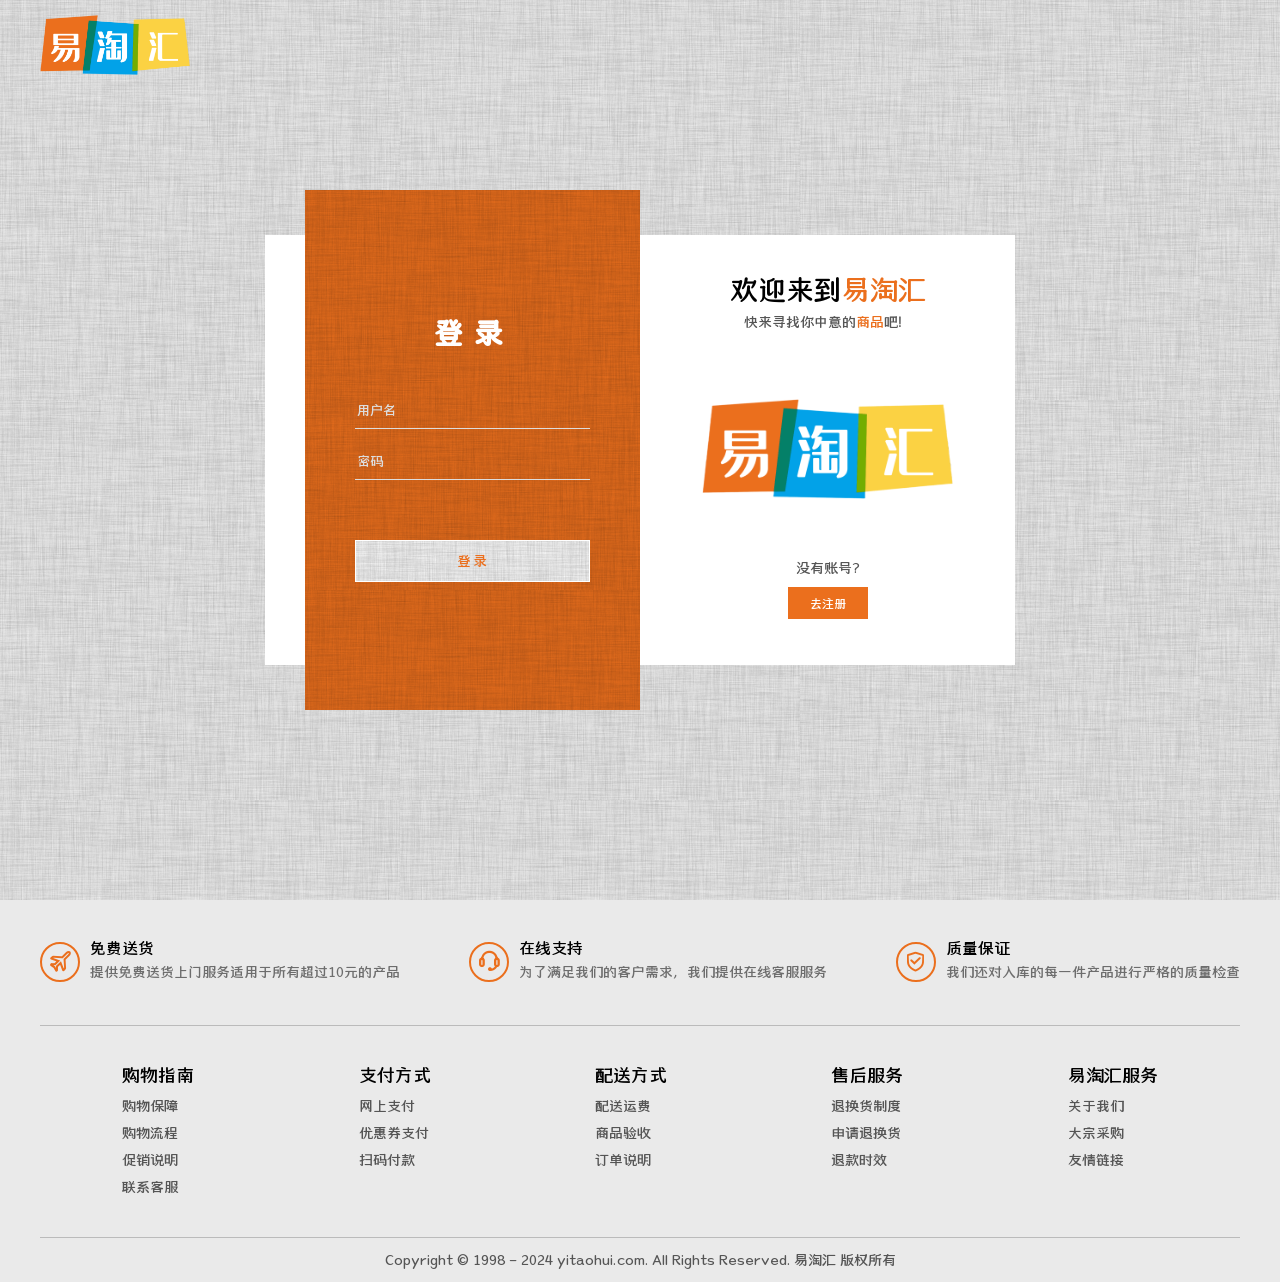
<file: target/classes/static/login.html>
<!DOCTYPE html>
<html lang="en">

<head>
    <meta charset="UTF-8">
    <meta http-equiv="X-UA-Compatible" content="IE=edge">
    <meta name="applicable-device" content="pc,mobile">
    <!-- <meta name="viewport" content="width=device-width, initial-scale=1.0"> -->
    <link rel="shortcut icon" href="./images/favicon.png" type="image/x-icon">
    <title>登录/注册</title>
    <link rel="stylesheet" href="./icon/iconfont.css">
    <link rel="stylesheet" href="./css/common.css">
    <link rel="stylesheet" href="./css/swiper-bundle.min.css">
    <link rel="stylesheet" href="./css/main.css">
</head>

<body>
    <div class="page-login">
        <div class="login-header">
            <div class="container">
                <a href="./index.html" class="logo">
                    <img src="./images/logo.png" alt="" />
                </a>
            </div>
        </div>

        <div class="login-box">
            <div class="login-sec item">
                <h1>欢迎来到<span>易淘汇</span></h1>
                <div class="desc">快来寻找你中意的<span>商品</span>吧！</div>
                <img src="./images/logo.png" alt="" />
                <div class="btn">
                    <p>已有账号!</p>
                    <a href="javascript:;">
                        <span>去登录</span>
                        <i class="iconfont icon-xiangyou1"></i>
                    </a>
                </div>
            </div>
            <div class="register-sec item active">
                <h1>欢迎来到<span>易淘汇</span></h1>
                <div class="desc">快来寻找你中意的<span>商品</span>吧！</div>
                <img src="./images/logo.png" alt="" />
                <div class="btn">
                    <p>没有账号?</p>
                    <a href="javascript:;">
                        <span>去注册</span>
                        <i class="iconfont icon-xiangyou1"></i>
                    </a>
                </div>
            </div>
            <div class="layer-form">
                <div class="login-info">
                    <h3>登录</h3>
                    <form action="">
                        <input type="text" name="username" placeholder="用户名" autocomplete="off" />
                        <input type="password" name="pwd" placeholder="密码" autocomplete="off" />
                        <a href="javascript:;" class="button">登录</a>
                    </form>
                </div>
                <div class="register-info">
                    <h3>注册</h3>
                    <form action="">
                        <input type="text" name="username" placeholder="用户名" autocomplete="off" />
                        <input type="password" name="pwd" placeholder="输入密码" autocomplete="off" />
                        <input type="password" name="pwd2" placeholder="确认密码" autocomplete="off" />
                        <input type="text" name="email" placeholder="e-mail" autocomplete="off" />
                        <a href="javascript:;" class="button">注册</a>
                    </form>
                </div>
            </div>
        </div>
    </div>

    <div class="footer">
        <div class="container">
            <div class="footer-top">
                <div class="item">
                    <i class="iconfont icon-feiji"></i>
                    <div class="content">
                        <div class="title">免费送货</div>
                        <div class="desc">提供免费送货上门服务适用于所有超过10元的产品</div>
                    </div>
                </div>
                <div class="item">
                    <i class="iconfont icon-kefu1"></i>
                    <div class="content">
                        <div class="title">在线支持</div>
                        <div class="desc">为了满足我们的客户需求，我们提供在线客服服务</div>
                    </div>
                </div>
                <div class="item">
                    <i class="iconfont icon-zhiliangguanli"></i>
                    <div class="content">
                        <div class="title">质量保证</div>
                        <div class="desc">我们还对入库的每一件产品进行严格的质量检查</div>
                    </div>
                </div>
            </div>

            <div class="footer-middle">
                <div class="item">
                    <h3>购物指南</h3>
                    <ul>
                        <li><a href="javascript:;">购物保障</a></li>
                        <li><a href="javascript:;">购物流程</a></li>
                        <li><a href="javascript:;">促销说明</a></li>
                        <li><a href="javascript:;">联系客服</a></li>
                    </ul>
                </div>
                <div class="item">
                    <h3>支付方式</h3>
                    <ul>
                        <li><a href="javascript:;">网上支付</a></li>
                        <li><a href="javascript:;">优惠券支付</a></li>
                        <li><a href="javascript:;">扫码付款</a></li>
                    </ul>
                </div>
                <div class="item">
                    <h3>配送方式</h3>
                    <ul>
                        <li><a href="javascript:;">配送运费</a></li>
                        <li><a href="javascript:;">商品验收</a></li>
                        <li><a href="javascript:;">订单说明</a></li>
                    </ul>
                </div>
                <div class="item">
                    <h3>售后服务</h3>
                    <ul>
                        <li><a href="javascript:;">退换货制度</a></li>
                        <li><a href="javascript:;">申请退换货</a></li>
                        <li><a href="javascript:;">退款时效</a></li>
                    </ul>
                </div>
                <div class="item">
                    <h3>易淘汇服务</h3>
                    <ul>
                        <li><a href="javascript:;">关于我们</a></li>
                        <li><a href="javascript:;">大宗采购</a></li>
                        <li><a href="javascript:;">友情链接</a></li>
                    </ul>
                </div>
            </div>

            <div class="footer-bottom">
                Copyright © 1998 - 2024 yitaohui.com. All Rights Reserved. 易淘汇 版权所有
            </div>
        </div>
    </div>

    <div id="roll-top">
        <a href="#" class="topping">
            <img src="./images/top.png" alt="">
        </a>
    </div>

    <script src="./js/jquery-3.5.1.min.js"></script>
    <script src="./js/swiper-bundle.min.js"></script>
    <script src="./js/main.js"></script>
    <script>
        // 添加Ajax全局事件处理器，方便调试
        $(document).ajaxSend(function(event, jqxhr, settings) {
            console.log("发送Ajax请求:", settings.url, settings);
        });
        
        $(document).ajaxSuccess(function(event, jqxhr, settings, data) {
            console.log("Ajax请求成功:", settings.url, data);
        });
        
        $(document).ajaxError(function(event, jqxhr, settings, error) {
            console.log("Ajax请求失败:", settings.url, error, jqxhr.status, jqxhr.responseText);
        });
    </script>
</body>

</html>
</file>
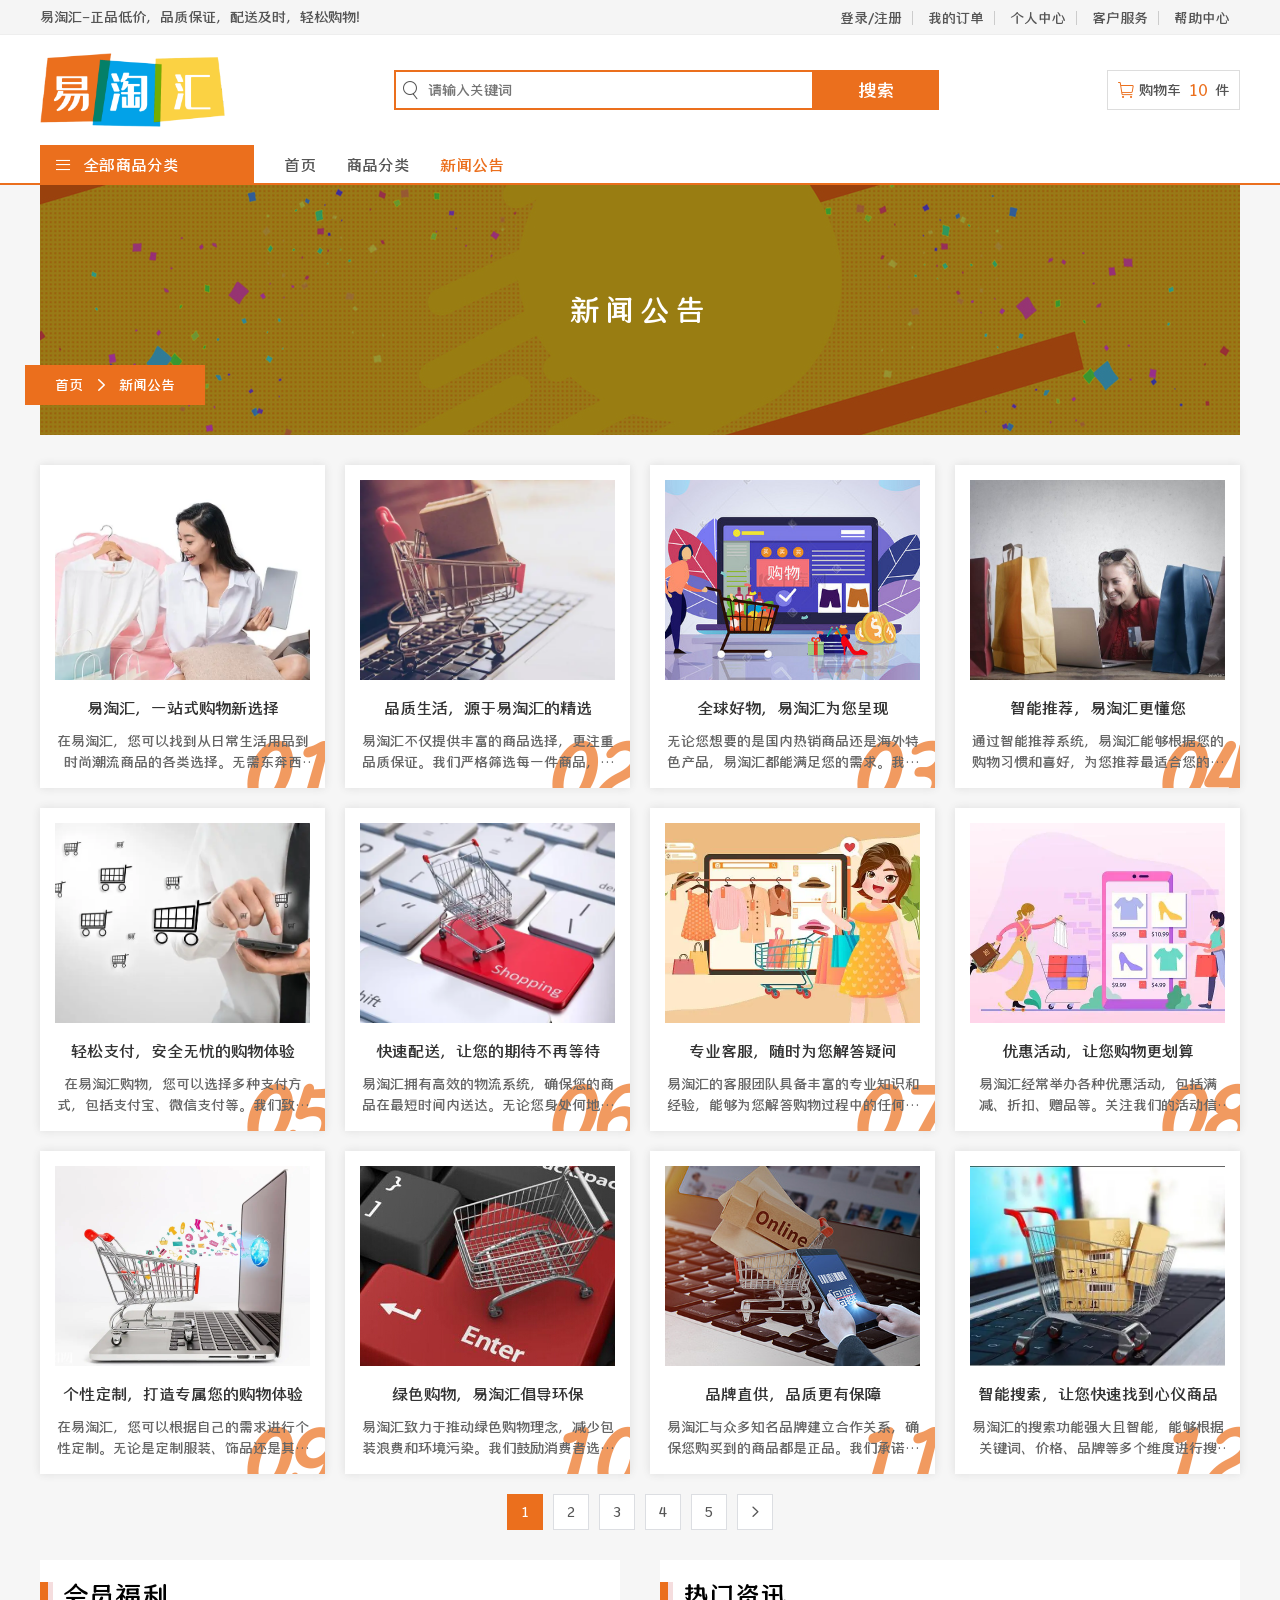
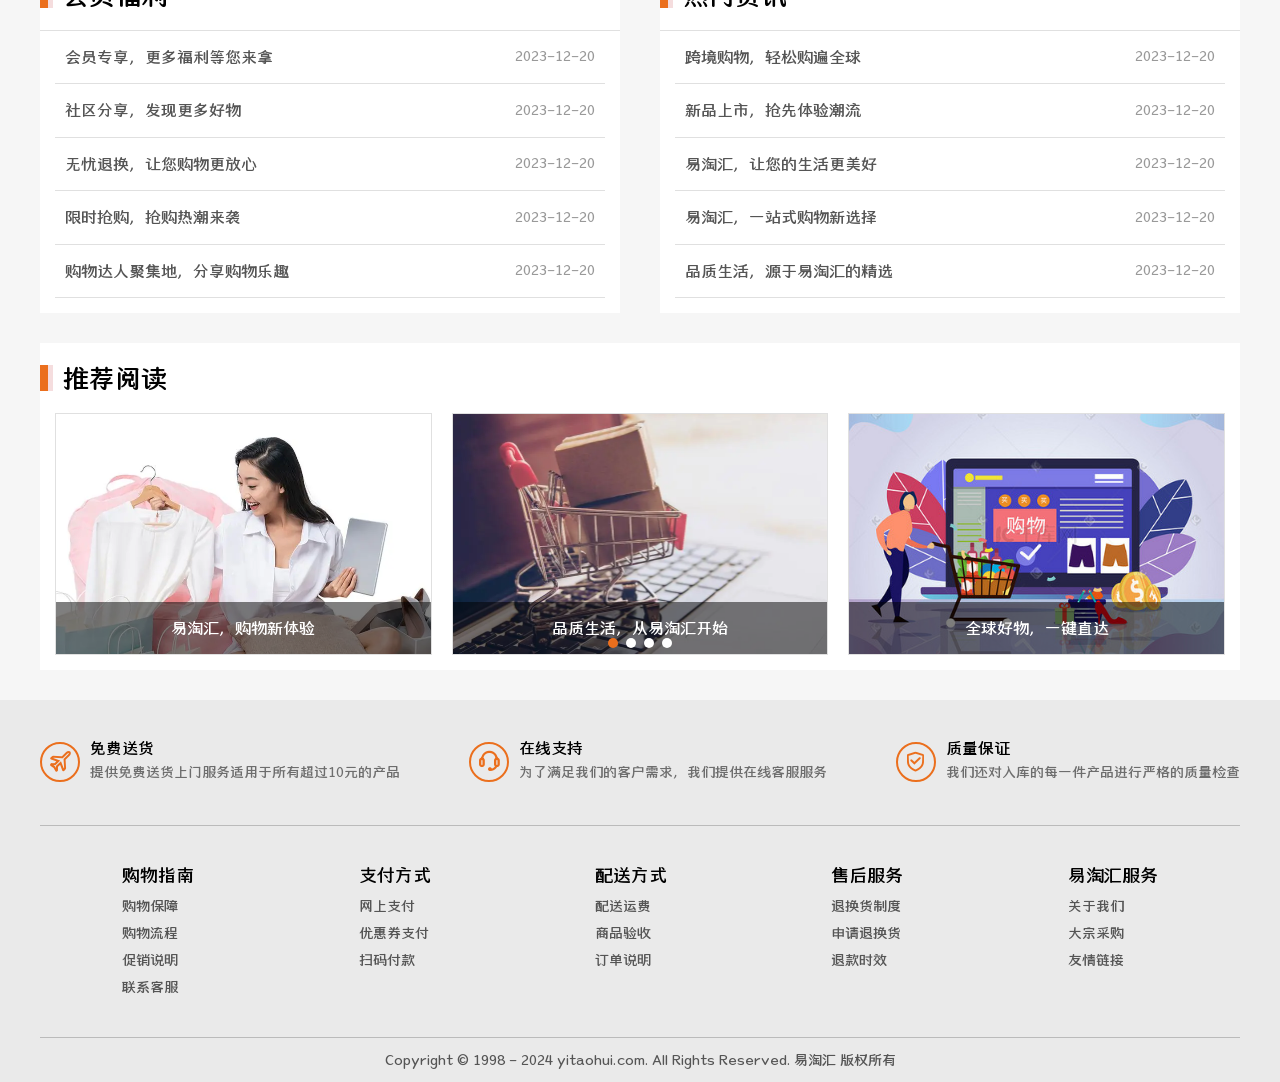
<file: target/classes/static/news.html>
<!DOCTYPE html>
<html lang="en">

<head>
    <meta charset="UTF-8">
    <meta http-equiv="X-UA-Compatible" content="IE=edge">
    <meta name="applicable-device" content="pc,mobile">
    <!-- <meta name="viewport" content="width=device-width, initial-scale=1.0"> -->
    <link rel="shortcut icon" href="./images/favicon.png" type="image/x-icon">
    <title>新闻公告</title>
    <link rel="stylesheet" href="./icon/iconfont.css">
    <link rel="stylesheet" href="./css/common.css">
    <link rel="stylesheet" href="./css/swiper-bundle.min.css">
    <link rel="stylesheet" href="./css/main.css">
</head>

<body>
    <div class="header-top">
        <div class="container">
            <div class="left">易淘汇-正品低价，品质保证，配送及时，轻松购物！</div>
            <div class="right">
                <a href="./login.html">登录/注册</a>
                <a href="./orderForm.html">我的订单</a>
                <a href="javascript:;">个人中心</a>
                <a href="javascript:;">客户服务</a>
                <a href="javascript:;">帮助中心</a>
            </div>
        </div>
    </div>

    <div class="header-middle">
        <div class="container">
            <a href="./index.html" class="logo">
                <img src="./images/logo.png" alt="" />
            </a>
            <div class="search">
                <form action="">
                    <i class="iconfont icon-sousuo"></i>
                    <input type="text" placeholder="请输入关键词" />
                    <button>搜索</button>
                </form>
            </div>
            <a href="./cart.html" class="cart">
                <i class="iconfont icon-gouwuche"></i>
                购物车<span>10</span>件
            </a>
        </div>
    </div>

    <div class="header">
        <div class="container">
            <div class="cate style2">
                <span>
                    <i class="iconfont icon-fenlei"></i>全部商品分类
                </span>
                <div class="cate-detail">
                    <div class="item">
                        <a href="javascript:;" class="fir">手机通讯</a>
                        <div class="sub">
                            <a href="javascript:;">游戏手机</a>
                            <a href="javascript:;">AI手机</a>
                            <a href="javascript:;">对讲机</a>
                            <a href="javascript:;">全面屏手机</a>
                            <a href="javascript:;">手机维修</a>
                        </div>
                    </div>
                    <div class="item">
                        <a href="javascript:;" class="fir">电脑整机</a>
                        <div class="sub">
                            <a href="javascript:;">笔记本</a>
                            <a href="javascript:;">游戏本</a>
                            <a href="javascript:;">平板电脑</a>
                        </div>
                    </div>
                    <div class="item">
                        <a href="javascript:;" class="fir">教育考试</a>
                        <div class="sub">
                            <a href="javascript:;">中小教辅</a>
                            <a href="javascript:;">外语学习</a>
                        </div>
                    </div>
                    <div class="item">
                        <a href="javascript:;" class="fir">家居日用</a>
                        <div class="sub">
                            <a href="javascript:;">厨具</a>
                            <a href="javascript:;">居家布艺</a>
                            <a href="javascript:;">家居饰品</a>
                            <a href="javascript:;">灯具</a>
                        </div>
                    </div>
                    <div class="item">
                        <a href="javascript:;" class="fir">生活休闲</a>
                        <div class="sub">
                            <a href="javascript:;">烹饪美食</a>
                            <a href="javascript:;">育儿早教</a>
                        </div>
                    </div>
                    <div class="item">
                        <a href="javascript:;" class="fir">科学技术</a>
                        <div class="sub">
                            <a href="javascript:;">工业科技</a>
                            <a href="javascript:;">建筑</a>
                            <a href="javascript:;">医学</a>
                        </div>
                    </div>
                    <div class="item">
                        <a href="javascript:;" class="fir">食品生鲜</a>
                        <div class="sub">
                            <a href="javascript:;">新鲜水果</a>
                            <a href="javascript:;">蔬菜蛋品</a>
                            <a href="javascript:;">精选肉类</a>
                            <a href="javascript:;">休闲食品</a>
                        </div>
                    </div>
                </div>
            </div>
            <ul class="menu">
                <li><a href="./index.html">首页</a></li>
                <li><a href="./productList.html">商品分类</a></li>
                <li class="active"><a href="./news.html">新闻公告</a></li>
            </ul>
        </div>
    </div>

    <div class="bg-banner">
        <div class="container">
            <img src="./images/bg-banner.jpg" alt="">
            <div class="layer">
                新闻公告
            </div>
            <div class="route">
                <a href="javascript:;">首页</a>
                <span><i class="iconfont icon-xiangyou1"></i></span>
                <a href="javascript:;">新闻公告</a>
            </div>
        </div>
    </div>

    <div class="page-news">
        <div class="container">
            <div class="page-guide-list">
                <div class="item-all">
                    <a href="./newsShow.html">
                        <div class="webimg">
                            <img src="./images/news1.webp" alt="">
                        </div>
                        <h4 class="clamp1">易淘汇，一站式购物新选择</h4>
                        <p class="clamp2">在易淘汇，您可以找到从日常生活用品到时尚潮流商品的各类选择。无需东奔西走，只需轻点鼠标，一站式购物体验尽在掌握。</p>
                        <div class="num">01</div>
                    </a>
                    <a href="./newsShow.html">
                        <div class="webimg">
                            <img src="./images/news2.webp" alt="">
                        </div>
                        <h4 class="clamp1">品质生活，源于易淘汇的精选</h4>
                        <p class="clamp2">易淘汇不仅提供丰富的商品选择，更注重品质保证。我们严格筛选每一件商品，确保您购买到的都是高品质好物。</p>
                        <div class="num">02</div>
                    </a>
                    <a href="./newsShow.html">
                        <div class="webimg">
                            <img src="./images/news3.jpg" alt="">
                        </div>
                        <h4 class="clamp1">全球好物，易淘汇为您呈现</h4>
                        <p class="clamp2">
                            无论您想要的是国内热销商品还是海外特色产品，易淘汇都能满足您的需求。我们汇聚全球好物，让您在家就能买到全世界。
                        </p>
                        <div class="num">03</div>
                    </a>
                    <a href="./newsShow.html">
                        <div class="webimg">
                            <img src="./images/news4.jpg" alt="">
                        </div>
                        <h4 class="clamp1">智能推荐，易淘汇更懂您</h4>
                        <p class="clamp2">
                            通过智能推荐系统，易淘汇能够根据您的购物习惯和喜好，为您推荐最适合您的商品。让购物更加便捷、高效。
                        </p>
                        <div class="num">04</div>
                    </a>
                    <a href="./newsShow.html">
                        <div class="webimg">
                            <img src="./images/news5.webp" alt="">
                        </div>
                        <h4 class="clamp1">轻松支付，安全无忧的购物体验</h4>
                        <p class="clamp2">在易淘汇购物，您可以选择多种支付方式，包括支付宝、微信支付等。我们致力于保障您的支付安全，让您购物无忧。</p>
                        <div class="num">05</div>
                    </a>
                    <a href="./newsShow.html">
                        <div class="webimg">
                            <img src="./images/news6.webp" alt="">
                        </div>
                        <h4 class="clamp1">快速配送，让您的期待不再等待</h4>
                        <p class="clamp2">易淘汇拥有高效的物流系统，确保您的商品在最短时间内送达。无论您身处何地，都能享受到快速、便捷的配送服务。</p>
                        <div class="num">06</div>
                    </a>
                    <a href="./newsShow.html">
                        <div class="webimg">
                            <img src="./images/news7.webp" alt="">
                        </div>
                        <h4 class="clamp1">专业客服，随时为您解答疑问</h4>
                        <p class="clamp2">
                            易淘汇的客服团队具备丰富的专业知识和经验，能够为您解答购物过程中的任何问题。无论您遇到什么困难，我们都会及时提供帮助。</p>
                        <div class="num">07</div>
                    </a>
                    <a href="./newsShow.html">
                        <div class="webimg">
                            <img src="./images/news8.webp" alt="">
                        </div>
                        <h4 class="clamp1">优惠活动，让您购物更划算</h4>
                        <p class="clamp2">易淘汇经常举办各种优惠活动，包括满减、折扣、赠品等。关注我们的活动信息，让您以更低的价格买到心仪的商品。</p>
                        <div class="num">08</div>
                    </a>
                    <a href="./newsShow.html">
                        <div class="webimg">
                            <img src="./images/news9.webp" alt="">
                        </div>
                        <h4 class="clamp1">个性定制，打造专属您的购物体验</h4>
                        <p class="clamp2">在易淘汇，您可以根据自己的需求进行个性定制。无论是定制服装、饰品还是其他商品，我们都能满足您的独特品味。</p>
                        <div class="num">09</div>
                    </a>
                    <a href="./newsShow.html">
                        <div class="webimg">
                            <img src="./images/news10.png" alt="">
                        </div>
                        <h4 class="clamp1">绿色购物，易淘汇倡导环保</h4>
                        <p class="clamp2">易淘汇致力于推动绿色购物理念，减少包装浪费和环境污染。我们鼓励消费者选择环保材料制成的商品，共同为地球减负。</p>
                        <div class="num">10</div>
                    </a>
                    <a href="./newsShow.html">
                        <div class="webimg">
                            <img src="./images/news11.jpg" alt="">
                        </div>
                        <h4 class="clamp1">品牌直供，品质更有保障</h4>
                        <p class="clamp2">
                            易淘汇与众多知名品牌建立合作关系，确保您购买到的商品都是正品。我们承诺所有商品均来自正规渠道，让您购物更放心。
                        </p>
                        <div class="num">11</div>
                    </a>
                    <a href="./newsShow.html">
                        <div class="webimg">
                            <img src="./images/news12.webp" alt="">
                        </div>
                        <h4 class="clamp1">智能搜索，让您快速找到心仪商品</h4>
                        <p class="clamp2">
                            易淘汇的搜索功能强大且智能，能够根据关键词、价格、品牌等多个维度进行搜索。无论您想要什么商品，都能轻松找到。
                        </p>
                        <div class="num">12</div>
                    </a>
                </div>
                <div class="pager">
                    <a href="javascript:;" class="active">1</a>
                    <a href="javascript:;">2</a>
                    <a href="javascript:;">3</a>
                    <a href="javascript:;">4</a>
                    <a href="javascript:;">5</a>
                    <a href="javascript:;">
                        <i class="iconfont icon-xiangyou1"></i>
                    </a>
                </div>
            </div>

            <div class="page-guide-more">
                <div class="left">
                    <div class="common-title">
                        <h1>会员福利</h1>
                    </div>
                    <div class="item-all">
                        <a href="javascript:;" class="item">
                            <h4 class="clamp1">
                                会员专享，更多福利等您来拿
                            </h4>
                            <span class="date">2023-12-20</span>
                        </a>
                        <a href="javascript:;" class="item">
                            <h4 class="clamp1">
                                社区分享，发现更多好物
                            </h4>
                            <span class="date">2023-12-20</span>
                        </a>
                        <a href="javascript:;" class="item">
                            <h4 class="clamp1">
                                无忧退换，让您购物更放心
                            </h4>
                            <span class="date">2023-12-20</span>
                        </a>
                        <a href="javascript:;" class="item">
                            <h4 class="clamp1">
                                限时抢购，抢购热潮来袭
                            </h4>
                            <span class="date">2023-12-20</span>
                        </a>
                        <a href="javascript:;" class="item">
                            <h4 class="clamp1">
                                购物达人聚集地，分享购物乐趣
                            </h4>
                            <span class="date">2023-12-20</span>
                        </a>
                    </div>
                </div>
                <div class="right">
                    <div class="common-title">
                        <h1>热门资讯</h1>
                    </div>
                    <div class="item-all">
                        <a href="javascript:;" class="item">
                            <h4 class="clamp1">
                                跨境购物，轻松购遍全球
                            </h4>
                            <span class="date">2023-12-20</span>
                        </a>
                        <a href="javascript:;" class="item">
                            <h4 class="clamp1">
                                新品上市，抢先体验潮流
                            </h4>
                            <span class="date">2023-12-20</span>
                        </a>
                        <a href="javascript:;" class="item">
                            <h4 class="clamp1">
                                易淘汇，让您的生活更美好
                            </h4>
                            <span class="date">2023-12-20</span>
                        </a>
                        <a href="javascript:;" class="item">
                            <h4 class="clamp1">
                                易淘汇，一站式购物新选择
                            </h4>
                            <span class="date">2023-12-20</span>
                        </a>
                        <a href="javascript:;" class="item">
                            <h4 class="clamp1">
                                品质生活，源于易淘汇的精选
                            </h4>
                            <span class="date">2023-12-20</span>
                        </a>
                    </div>
                </div>
            </div>

            <div class="news-recommend">
                <div class="common-title">
                    <h1>推荐阅读</h1>
                </div>
                <div class="lb">
                    <div class="swiper mySwiper aki-swiper">
                        <div class="swiper-wrapper">
                            <div class="swiper-slide">
                                <a href="javascript:;">
                                    <img src="./images/news1.webp" alt="">
                                    <h4 class="clamp1">易淘汇，购物新体验</h4>
                                </a>
                            </div>
                            <div class="swiper-slide">
                                <a href="javascript:;">
                                    <img src="./images/news2.webp" alt="">
                                    <h4 class="clamp1">品质生活，从易淘汇开始</h4>
                                </a>
                            </div>
                            <div class="swiper-slide">
                                <a href="javascript:;">
                                    <img src="./images/news3.jpg" alt="">
                                    <h4 class="clamp1">全球好物，一键直达</h4>
                                </a>
                            </div>
                            <div class="swiper-slide">
                                <a href="javascript:;">
                                    <img src="./images/news4.jpg" alt="">
                                    <h4 class="clamp1">易淘汇，您的私人购物助手</h4>
                                </a>
                            </div>
                        </div>
                        <div class="swiper-button-prev"></div>
                        <div class="swiper-button-next"></div>
                        <div class="swiper-pagination"></div>
                    </div>
                </div>
            </div>
        </div>
    </div>

    <div class="footer">
        <div class="container">
            <div class="footer-top">
                <div class="item">
                    <i class="iconfont icon-feiji"></i>
                    <div class="content">
                        <div class="title">免费送货</div>
                        <div class="desc">提供免费送货上门服务适用于所有超过10元的产品</div>
                    </div>
                </div>
                <div class="item">
                    <i class="iconfont icon-kefu1"></i>
                    <div class="content">
                        <div class="title">在线支持</div>
                        <div class="desc">为了满足我们的客户需求，我们提供在线客服服务</div>
                    </div>
                </div>
                <div class="item">
                    <i class="iconfont icon-zhiliangguanli"></i>
                    <div class="content">
                        <div class="title">质量保证</div>
                        <div class="desc">我们还对入库的每一件产品进行严格的质量检查</div>
                    </div>
                </div>
            </div>

            <div class="footer-middle">
                <div class="item">
                    <h3>购物指南</h3>
                    <ul>
                        <li><a href="javascript:;">购物保障</a></li>
                        <li><a href="javascript:;">购物流程</a></li>
                        <li><a href="javascript:;">促销说明</a></li>
                        <li><a href="javascript:;">联系客服</a></li>
                    </ul>
                </div>
                <div class="item">
                    <h3>支付方式</h3>
                    <ul>
                        <li><a href="javascript:;">网上支付</a></li>
                        <li><a href="javascript:;">优惠券支付</a></li>
                        <li><a href="javascript:;">扫码付款</a></li>
                    </ul>
                </div>
                <div class="item">
                    <h3>配送方式</h3>
                    <ul>
                        <li><a href="javascript:;">配送运费</a></li>
                        <li><a href="javascript:;">商品验收</a></li>
                        <li><a href="javascript:;">订单说明</a></li>
                    </ul>
                </div>
                <div class="item">
                    <h3>售后服务</h3>
                    <ul>
                        <li><a href="javascript:;">退换货制度</a></li>
                        <li><a href="javascript:;">申请退换货</a></li>
                        <li><a href="javascript:;">退款时效</a></li>
                    </ul>
                </div>
                <div class="item">
                    <h3>易淘汇服务</h3>
                    <ul>
                        <li><a href="javascript:;">关于我们</a></li>
                        <li><a href="javascript:;">大宗采购</a></li>
                        <li><a href="javascript:;">友情链接</a></li>
                    </ul>
                </div>
            </div>

            <div class="footer-bottom">
                Copyright © 1998 - 2024 yitaohui.com. All Rights Reserved. 易淘汇 版权所有
            </div>
        </div>
    </div>

    <div id="roll-top">
        <a href="#" class="topping">
            <img src="./images/top.png" alt="">
        </a>
    </div>

    <script src="./js/jquery-3.5.1.min.js"></script>
    <script src="./js/swiper-bundle.min.js"></script>
    <script src="./js/main.js"></script>
</body>

</html>
</file>
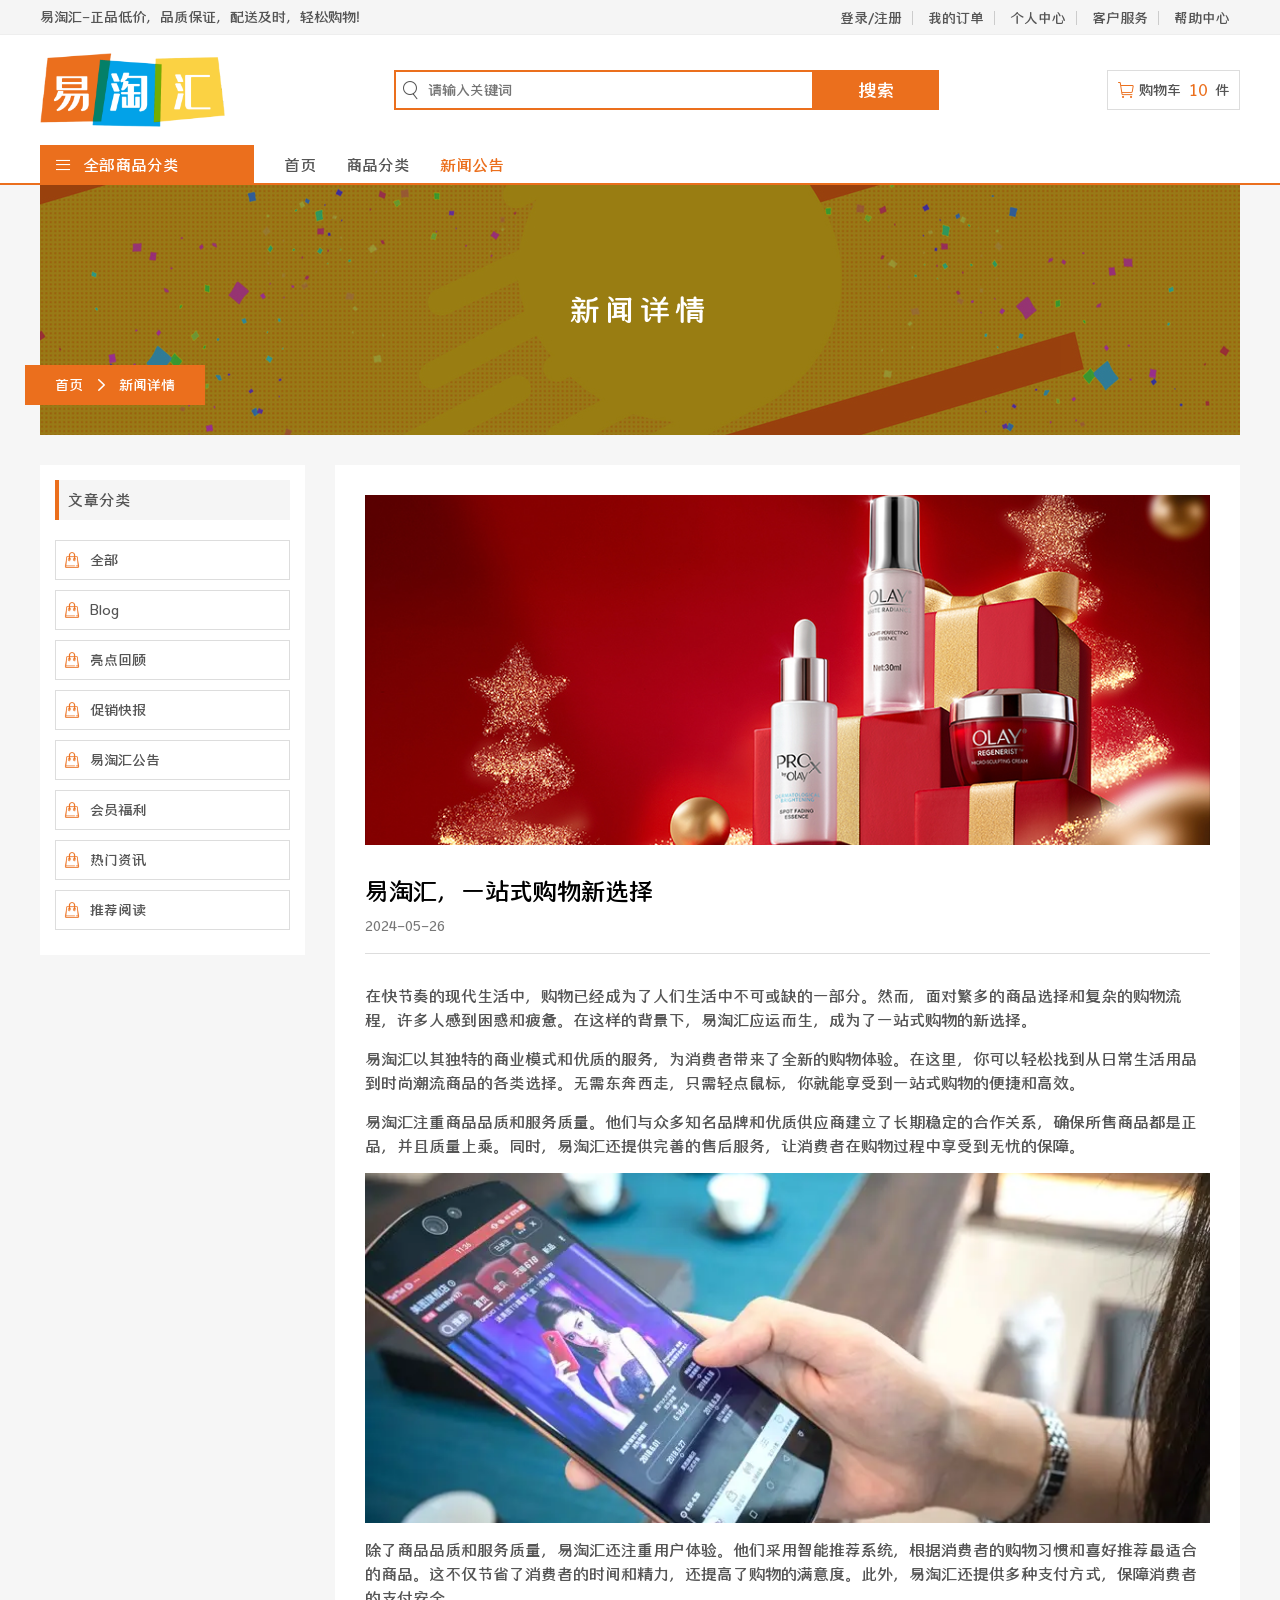
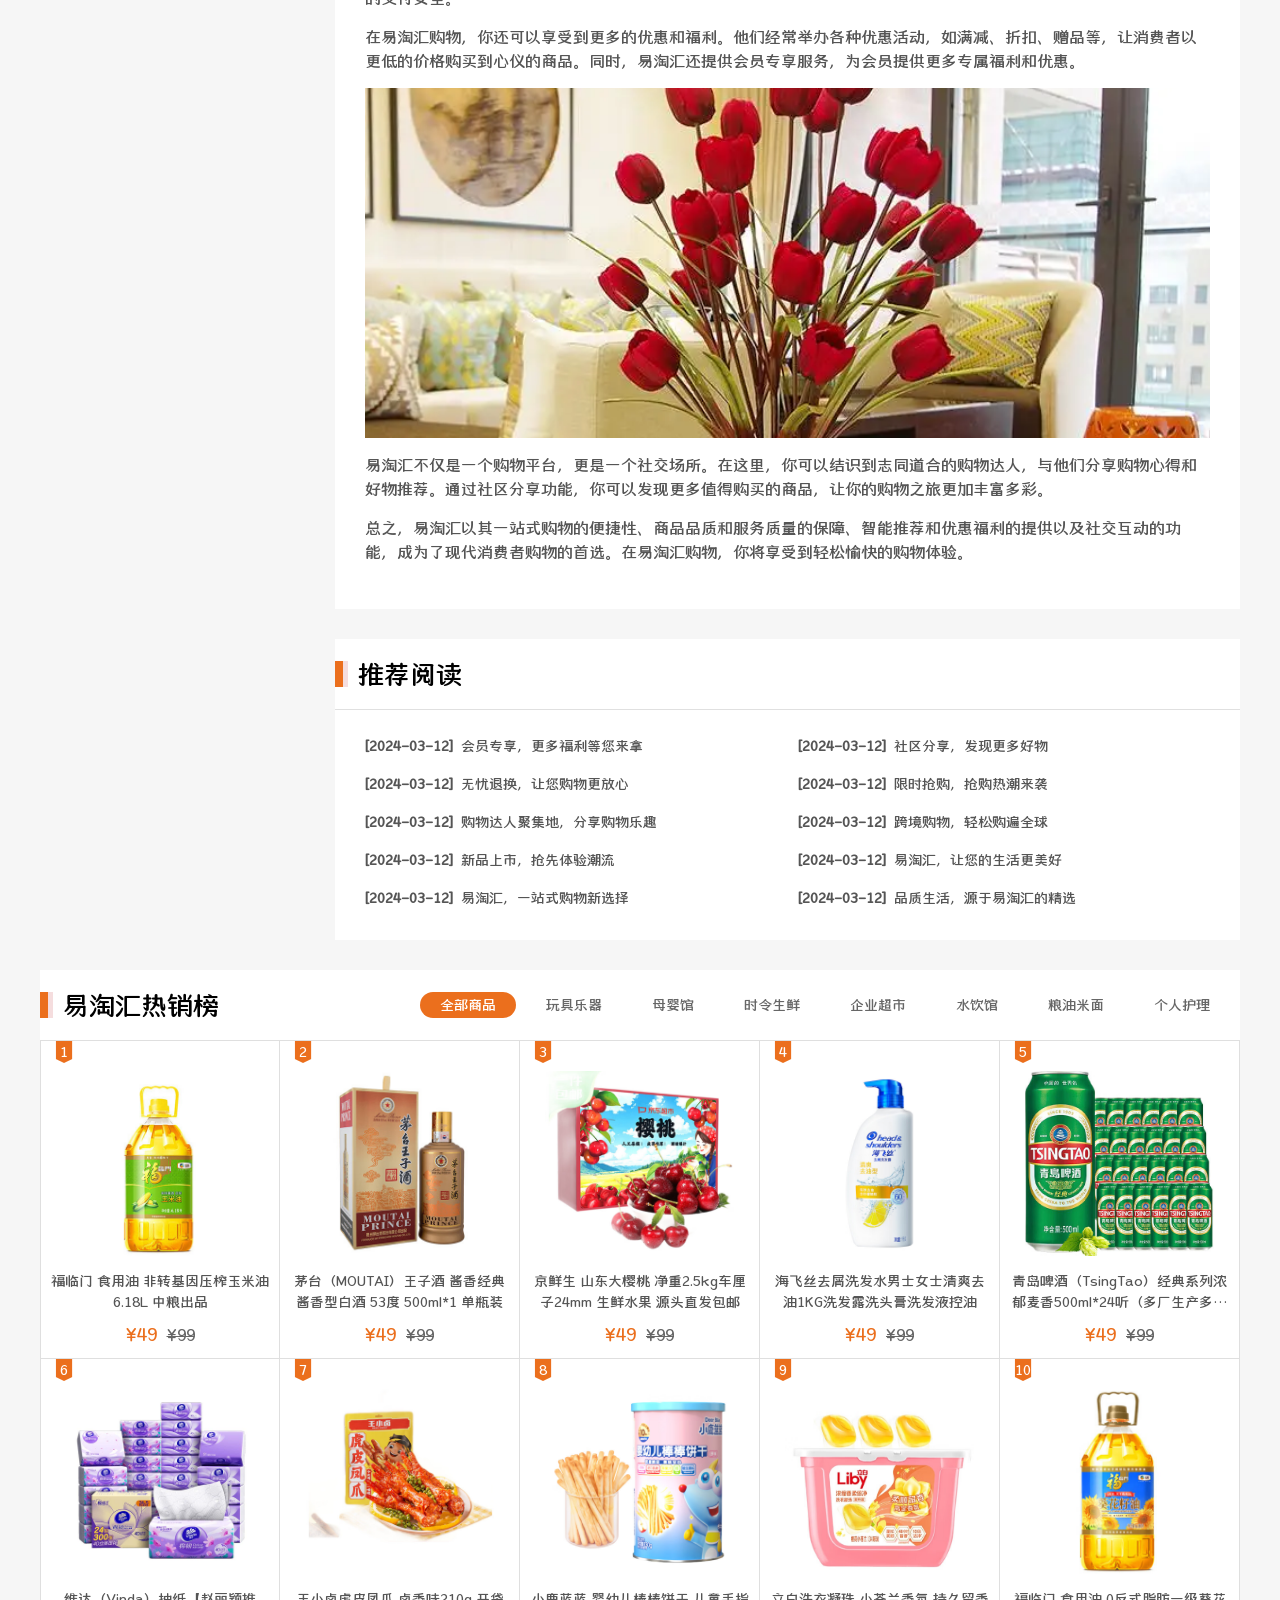
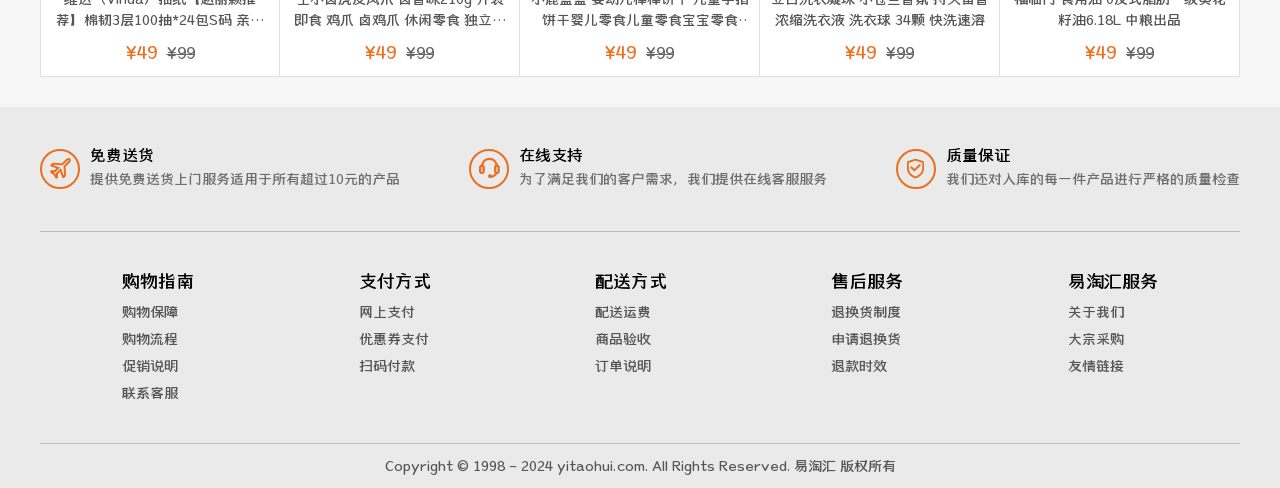
<file: target/classes/static/newsShow.html>
<!DOCTYPE html>
<html lang="en">

<head>
    <meta charset="UTF-8">
    <meta http-equiv="X-UA-Compatible" content="IE=edge">
    <meta name="applicable-device" content="pc,mobile">
    <!-- <meta name="viewport" content="width=device-width, initial-scale=1.0"> -->
    <link rel="shortcut icon" href="./images/favicon.png" type="image/x-icon">
    <title>新闻详情</title>
    <link rel="stylesheet" href="./icon/iconfont.css">
    <link rel="stylesheet" href="./css/common.css">
    <link rel="stylesheet" href="./css/swiper-bundle.min.css">
    <link rel="stylesheet" href="./css/main.css">
</head>

<body>
    <div class="header-top">
        <div class="container">
            <div class="left">易淘汇-正品低价，品质保证，配送及时，轻松购物！</div>
            <div class="right">
                <a href="./login.html">登录/注册</a>
                <a href="./orderForm.html">我的订单</a>
                <a href="javascript:;">个人中心</a>
                <a href="javascript:;">客户服务</a>
                <a href="javascript:;">帮助中心</a>
            </div>
        </div>
    </div>

    <div class="header-middle">
        <div class="container">
            <a href="./index.html" class="logo">
                <img src="./images/logo.png" alt="" />
            </a>
            <div class="search">
                <form action="">
                    <i class="iconfont icon-sousuo"></i>
                    <input type="text" placeholder="请输入关键词" />
                    <button>搜索</button>
                </form>
            </div>
            <a href="./cart.html" class="cart">
                <i class="iconfont icon-gouwuche"></i>
                购物车<span>10</span>件
            </a>
        </div>
    </div>

    <div class="header">
        <div class="container">
            <div class="cate style2">
                <span>
                    <i class="iconfont icon-fenlei"></i>全部商品分类
                </span>
                <div class="cate-detail">
                    <div class="item">
                        <a href="javascript:;" class="fir">手机通讯</a>
                        <div class="sub">
                            <a href="javascript:;">游戏手机</a>
                            <a href="javascript:;">AI手机</a>
                            <a href="javascript:;">对讲机</a>
                            <a href="javascript:;">全面屏手机</a>
                            <a href="javascript:;">手机维修</a>
                        </div>
                    </div>
                    <div class="item">
                        <a href="javascript:;" class="fir">电脑整机</a>
                        <div class="sub">
                            <a href="javascript:;">笔记本</a>
                            <a href="javascript:;">游戏本</a>
                            <a href="javascript:;">平板电脑</a>
                        </div>
                    </div>
                    <div class="item">
                        <a href="javascript:;" class="fir">教育考试</a>
                        <div class="sub">
                            <a href="javascript:;">中小教辅</a>
                            <a href="javascript:;">外语学习</a>
                        </div>
                    </div>
                    <div class="item">
                        <a href="javascript:;" class="fir">家居日用</a>
                        <div class="sub">
                            <a href="javascript:;">厨具</a>
                            <a href="javascript:;">居家布艺</a>
                            <a href="javascript:;">家居饰品</a>
                            <a href="javascript:;">灯具</a>
                        </div>
                    </div>
                    <div class="item">
                        <a href="javascript:;" class="fir">生活休闲</a>
                        <div class="sub">
                            <a href="javascript:;">烹饪美食</a>
                            <a href="javascript:;">育儿早教</a>
                        </div>
                    </div>
                    <div class="item">
                        <a href="javascript:;" class="fir">科学技术</a>
                        <div class="sub">
                            <a href="javascript:;">工业科技</a>
                            <a href="javascript:;">建筑</a>
                            <a href="javascript:;">医学</a>
                        </div>
                    </div>
                    <div class="item">
                        <a href="javascript:;" class="fir">食品生鲜</a>
                        <div class="sub">
                            <a href="javascript:;">新鲜水果</a>
                            <a href="javascript:;">蔬菜蛋品</a>
                            <a href="javascript:;">精选肉类</a>
                            <a href="javascript:;">休闲食品</a>
                        </div>
                    </div>
                </div>
            </div>
            <ul class="menu">
                <li><a href="./index.html">首页</a></li>
                <li><a href="./productList.html">商品分类</a></li>
                <li class="active"><a href="./news.html">新闻公告</a></li>
            </ul>
        </div>
    </div>

    <div class="bg-banner">
        <div class="container">
            <img src="./images/bg-banner.jpg" alt="">
            <div class="layer">
                新闻详情
            </div>
            <div class="route">
                <a href="javascript:;">首页</a>
                <span><i class="iconfont icon-xiangyou1"></i></span>
                <a href="javascript:;">新闻详情</a>
            </div>
        </div>
    </div>

    <div class="page-newsshow">
        <div class="container">
            <div class="left">
                <div class="box">
                    <div class="title">文章分类</div>
                    <ul class="fir-menu">
                        <li><a href="javascript:;"><img src="./images/icon-cart.png" alt="">全部</a></li>
                        <li><a href="javascript:;"><img src="./images/icon-cart.png" alt="">Blog</a></li>
                        <li><a href="javascript:;"><img src="./images/icon-cart.png" alt="">亮点回顾</a></li>
                        <li><a href="javascript:;"><img src="./images/icon-cart.png" alt="">促销快报</a></li>
                        <li><a href="javascript:;"><img src="./images/icon-cart.png" alt="">易淘汇公告</a></li>
                        <li><a href="javascript:;"><img src="./images/icon-cart.png" alt="">会员福利</a></li>
                        <li><a href="javascript:;"><img src="./images/icon-cart.png" alt="">热门资讯</a></li>
                        <li><a href="javascript:;"><img src="./images/icon-cart.png" alt="">推荐阅读</a></li>
                    </ul>
                </div>
            </div>

            <div class="right">
                <div class="txt">
                    <div class="thumb">
                        <img src="./images/newsshow1.jpg" alt="" />
                    </div>
                    <div class="newsshow-title">
                        <h1>易淘汇，一站式购物新选择</h1>
                        <div class="date">2024-05-26</div>
                    </div>
                    <div class="newsshow-content">
                        <p>
                            在快节奏的现代生活中，购物已经成为了人们生活中不可或缺的一部分。然而，面对繁多的商品选择和复杂的购物流程，许多人感到困惑和疲惫。在这样的背景下，易淘汇应运而生，成为了一站式购物的新选择。
                        </p>
                        <p>
                            易淘汇以其独特的商业模式和优质的服务，为消费者带来了全新的购物体验。在这里，你可以轻松找到从日常生活用品到时尚潮流商品的各类选择。无需东奔西走，只需轻点鼠标，你就能享受到一站式购物的便捷和高效。
                        </p>
                        <p>
                            易淘汇注重商品品质和服务质量。他们与众多知名品牌和优质供应商建立了长期稳定的合作关系，确保所售商品都是正品，并且质量上乘。同时，易淘汇还提供完善的售后服务，让消费者在购物过程中享受到无忧的保障。
                        </p>
                        <img src="./images/newsshow2.webp" alt="" />
                        <p>
                            除了商品品质和服务质量，易淘汇还注重用户体验。他们采用智能推荐系统，根据消费者的购物习惯和喜好推荐最适合的商品。这不仅节省了消费者的时间和精力，还提高了购物的满意度。此外，易淘汇还提供多种支付方式，保障消费者的支付安全。
                        </p>
                        <p>
                            在易淘汇购物，你还可以享受到更多的优惠和福利。他们经常举办各种优惠活动，如满减、折扣、赠品等，让消费者以更低的价格购买到心仪的商品。同时，易淘汇还提供会员专享服务，为会员提供更多专属福利和优惠。
                        </p>
                        <img src="./images/newsshow3.webp" alt="" />
                        <p>
                            易淘汇不仅是一个购物平台，更是一个社交场所。在这里，你可以结识到志同道合的购物达人，与他们分享购物心得和好物推荐。通过社区分享功能，你可以发现更多值得购买的商品，让你的购物之旅更加丰富多彩。
                        </p>
                        <p>
                            总之，易淘汇以其一站式购物的便捷性、商品品质和服务质量的保障、智能推荐和优惠福利的提供以及社交互动的功能，成为了现代消费者购物的首选。在易淘汇购物，你将享受到轻松愉快的购物体验。
                        </p>
                    </div>
                </div>

                <div class="newsshow-recommend">
                    <div class="common-title">
                        <h1>推荐阅读</h1>
                    </div>
                    <div class="item-all">
                        <a href="javascript:;" class="clamp1">
                            <span>[2024-03-12]</span>会员专享，更多福利等您来拿
                        </a>
                        <a href="javascript:;" class="clamp1">
                            <span>[2024-03-12]</span>社区分享，发现更多好物
                        </a>
                        <a href="javascript:;" class="clamp1">
                            <span>[2024-03-12]</span>无忧退换，让您购物更放心
                        </a>
                        <a href="javascript:;" class="clamp1">
                            <span>[2024-03-12]</span>限时抢购，抢购热潮来袭
                        </a>
                        <a href="javascript:;" class="clamp1">
                            <span>[2024-03-12]</span>购物达人聚集地，分享购物乐趣
                        </a>
                        <a href="javascript:;" class="clamp1">
                            <span>[2024-03-12]</span>跨境购物，轻松购遍全球
                        </a>
                        <a href="javascript:;" class="clamp1">
                            <span>[2024-03-12]</span>新品上市，抢先体验潮流
                        </a>
                        <a href="javascript:;" class="clamp1">
                            <span>[2024-03-12]</span>易淘汇，让您的生活更美好
                        </a>
                        <a href="javascript:;" class="clamp1">
                            <span>[2024-03-12]</span>易淘汇，一站式购物新选择
                        </a>
                        <a href="javascript:;" class="clamp1">
                            <span>[2024-03-12]</span>品质生活，源于易淘汇的精选
                        </a>
                    </div>
                </div>
            </div>
        </div>
    </div>

    <div class="container">
        <div class="bookslist-sec3">
            <div class="common-title">
                <h1>易淘汇热销榜</h1>
                <div class="cate">
                    <a href="javascript:;" class="active">全部商品</a>
                    <a href="javascript:;">玩具乐器</a>
                    <a href="javascript:;">母婴馆</a>
                    <a href="javascript:;">时令生鲜</a>
                    <a href="javascript:;">企业超市</a>
                    <a href="javascript:;">水饮馆</a>
                    <a href="javascript:;">粮油米面</a>
                    <a href="javascript:;">个人护理</a>
                </div>
            </div>
            <div class="item-all">
                <a href="./productShow.html" class="item">
                    <div class="num">1</div>
                    <div class="box-img">
                        <img src="./images/product21.jpg" alt="" />
                    </div>
                    <h3 class="clamp2">福临门 食用油 非转基因压榨玉米油6.18L 中粮出品</h3>
                    <div class="price">￥49<span>￥99</span></div>
                </a>
                <a href="./productShow.html" class="item">
                    <div class="num">2</div>
                    <div class="box-img">
                        <img src="./images/product22.jpg" alt="" />
                    </div>
                    <h3 class="clamp2">茅台（MOUTAI）王子酒 酱香经典 酱香型白酒 53度 500ml*1 单瓶装</h3>
                    <div class="price">￥49<span>￥99</span></div>
                </a>
                <a href="./productShow.html" class="item">
                    <div class="num">3</div>
                    <div class="box-img">
                        <img src="./images/product23.jpg" alt="" />
                    </div>
                    <h3 class="clamp2">京鲜生 山东大樱桃 净重2.5kg车厘子24mm 生鲜水果 源头直发包邮</h3>
                    <div class="price">￥49<span>￥99</span></div>
                </a>
                <a href="./productShow.html" class="item">
                    <div class="num">4</div>
                    <div class="box-img">
                        <img src="./images/product24.jpg" alt="" />
                    </div>
                    <h3 class="clamp2">海飞丝去屑洗发水男士女士清爽去油1KG洗发露洗头膏洗发液控油</h3>
                    <div class="price">￥49<span>￥99</span></div>
                </a>
                <a href="./productShow.html" class="item">
                    <div class="num">5</div>
                    <div class="box-img">
                        <img src="./images/product25.jpg" alt="" />
                    </div>
                    <h3 class="clamp2">青岛啤酒（TsingTao）经典系列浓郁麦香500ml*24听（多厂生产多种包装随机发货）</h3>
                    <div class="price">￥49<span>￥99</span></div>
                </a>
                <a href="./productShow.html" class="item">
                    <div class="num">6</div>
                    <div class="box-img">
                        <img src="./images/product26.jpg" alt="" />
                    </div>
                    <h3 class="clamp2">维达（Vinda）抽纸【赵丽颖推荐】棉韧3层100抽*24包S码 亲肤无刺激 纸巾 整箱</h3>
                    <div class="price">￥49<span>￥99</span></div>
                </a>
                <a href="./productShow.html" class="item">
                    <div class="num">7</div>
                    <div class="box-img">
                        <img src="./images/product27.jpg" alt="" />
                    </div>
                    <h3 class="clamp2">王小卤虎皮凤爪 卤香味210g 开袋即食 鸡爪 卤鸡爪 休闲零食 独立包装</h3>
                    <div class="price">￥49<span>￥99</span></div>
                </a>
                <a href="./productShow.html" class="item">
                    <div class="num">8</div>
                    <div class="box-img">
                        <img src="./images/product28.jpg" alt="" />
                    </div>
                    <h3 class="clamp2">小鹿蓝蓝 婴幼儿棒棒饼干 儿童手指饼干婴儿零食儿童零食宝宝零食 130g</h3>
                    <div class="price">￥49<span>￥99</span></div>
                </a>
                <a href="./productShow.html" class="item">
                    <div class="num">9</div>
                    <div class="box-img">
                        <img src="./images/product29.jpg" alt="" />
                    </div>
                    <h3 class="clamp2">立白洗衣凝珠 小苍兰香氛 持久留香 浓缩洗衣液 洗衣球 34颗 快洗速溶</h3>
                    <div class="price">￥49<span>￥99</span></div>
                </a>
                <a href="./productShow.html" class="item">
                    <div class="num">10</div>
                    <div class="box-img">
                        <img src="./images/product210.jpg" alt="" />
                    </div>
                    <h3 class="clamp2">福临门 食用油 0反式脂肪一级葵花籽油6.18L 中粮出品</h3>
                    <div class="price">￥49<span>￥99</span></div>
                </a>
            </div>
        </div>
    </div>

    <div class="footer">
        <div class="container">
            <div class="footer-top">
                <div class="item">
                    <i class="iconfont icon-feiji"></i>
                    <div class="content">
                        <div class="title">免费送货</div>
                        <div class="desc">提供免费送货上门服务适用于所有超过10元的产品</div>
                    </div>
                </div>
                <div class="item">
                    <i class="iconfont icon-kefu1"></i>
                    <div class="content">
                        <div class="title">在线支持</div>
                        <div class="desc">为了满足我们的客户需求，我们提供在线客服服务</div>
                    </div>
                </div>
                <div class="item">
                    <i class="iconfont icon-zhiliangguanli"></i>
                    <div class="content">
                        <div class="title">质量保证</div>
                        <div class="desc">我们还对入库的每一件产品进行严格的质量检查</div>
                    </div>
                </div>
            </div>

            <div class="footer-middle">
                <div class="item">
                    <h3>购物指南</h3>
                    <ul>
                        <li><a href="javascript:;">购物保障</a></li>
                        <li><a href="javascript:;">购物流程</a></li>
                        <li><a href="javascript:;">促销说明</a></li>
                        <li><a href="javascript:;">联系客服</a></li>
                    </ul>
                </div>
                <div class="item">
                    <h3>支付方式</h3>
                    <ul>
                        <li><a href="javascript:;">网上支付</a></li>
                        <li><a href="javascript:;">优惠券支付</a></li>
                        <li><a href="javascript:;">扫码付款</a></li>
                    </ul>
                </div>
                <div class="item">
                    <h3>配送方式</h3>
                    <ul>
                        <li><a href="javascript:;">配送运费</a></li>
                        <li><a href="javascript:;">商品验收</a></li>
                        <li><a href="javascript:;">订单说明</a></li>
                    </ul>
                </div>
                <div class="item">
                    <h3>售后服务</h3>
                    <ul>
                        <li><a href="javascript:;">退换货制度</a></li>
                        <li><a href="javascript:;">申请退换货</a></li>
                        <li><a href="javascript:;">退款时效</a></li>
                    </ul>
                </div>
                <div class="item">
                    <h3>易淘汇服务</h3>
                    <ul>
                        <li><a href="javascript:;">关于我们</a></li>
                        <li><a href="javascript:;">大宗采购</a></li>
                        <li><a href="javascript:;">友情链接</a></li>
                    </ul>
                </div>
            </div>

            <div class="footer-bottom">
                Copyright © 1998 - 2024 yitaohui.com. All Rights Reserved. 易淘汇 版权所有
            </div>
        </div>
    </div>

    <div id="roll-top">
        <a href="#" class="topping">
            <img src="./images/top.png" alt="">
        </a>
    </div>

    <script src="./js/jquery-3.5.1.min.js"></script>
    <script src="./js/swiper-bundle.min.js"></script>
    <script src="./js/main.js"></script>
</body>

</html>
</file>
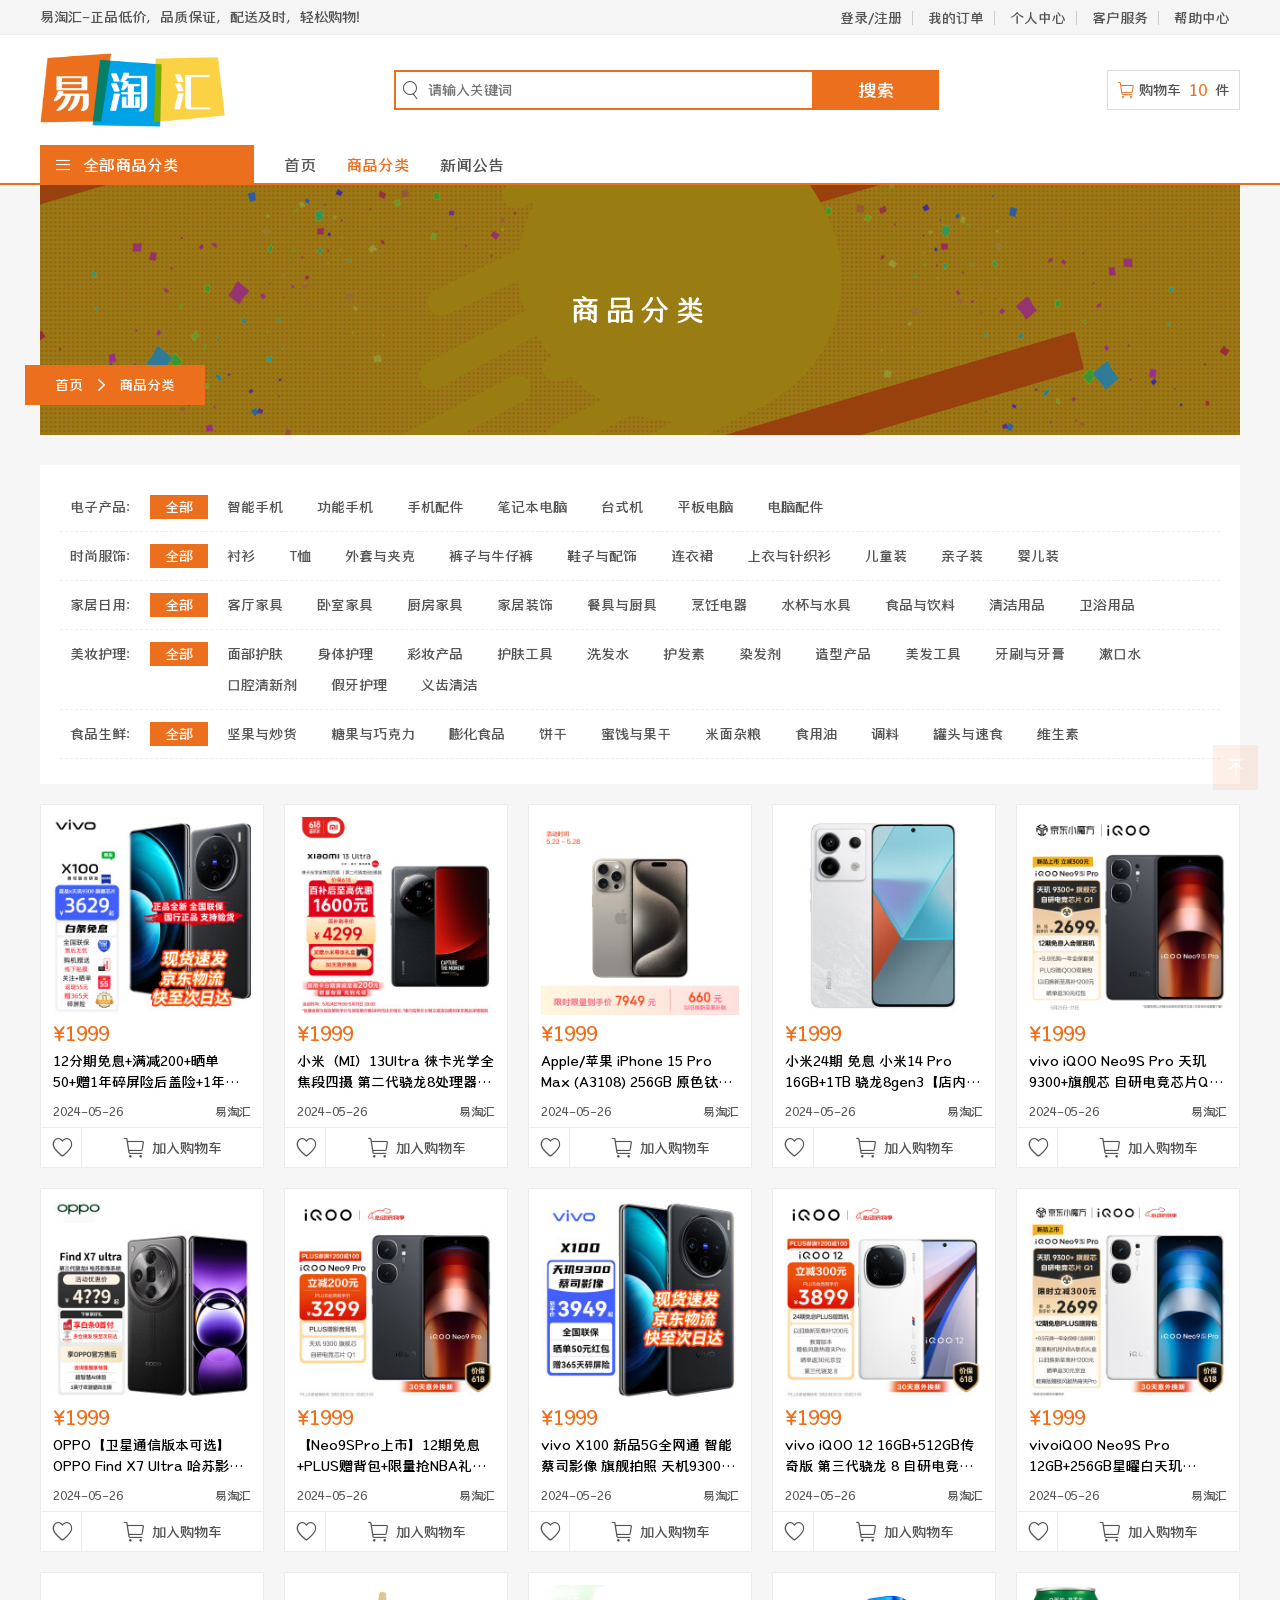
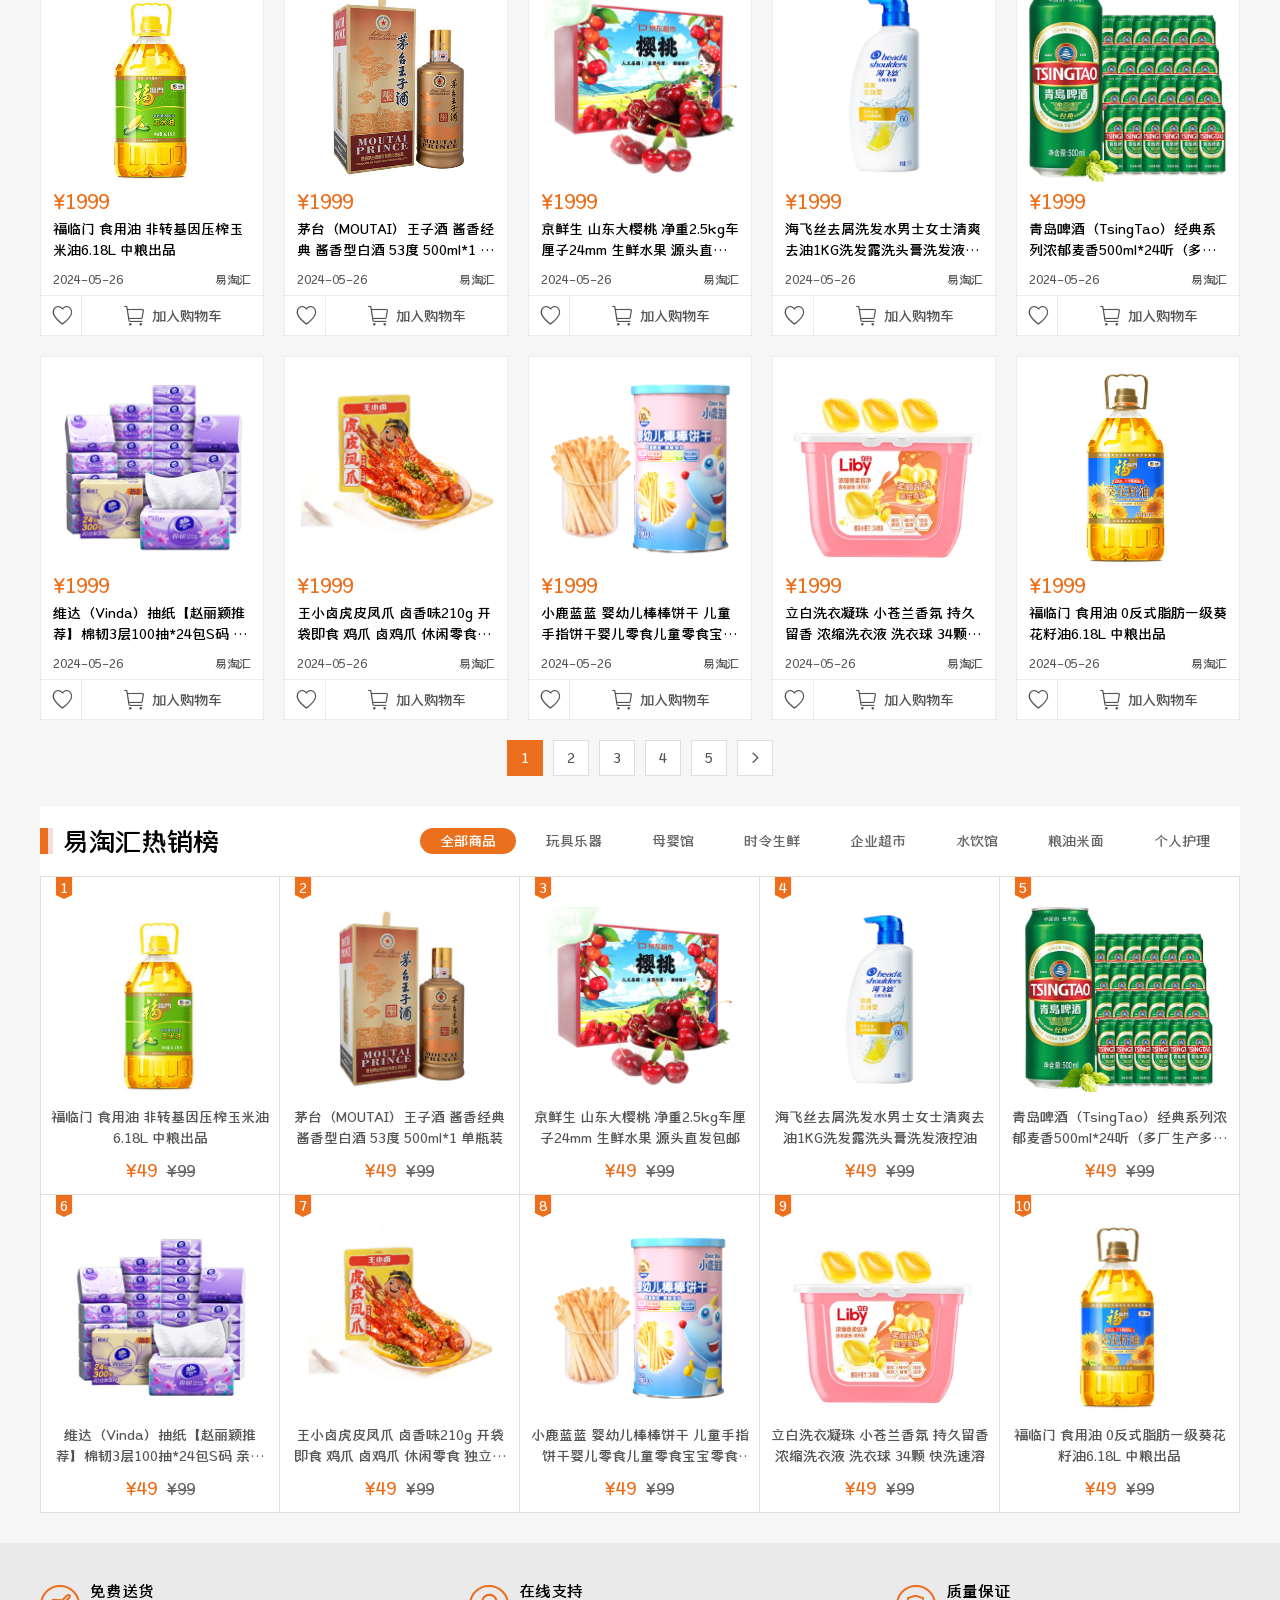
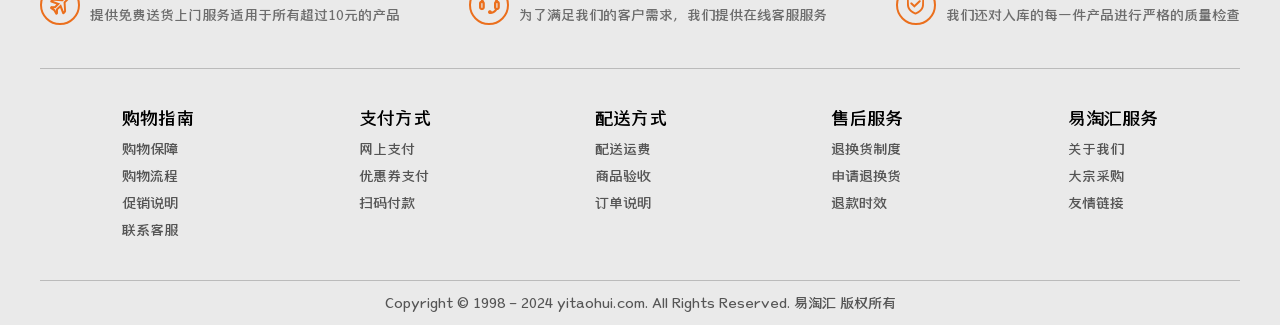
<file: target/classes/static/productList.html>
<!DOCTYPE html>
<html lang="en">

<head>
    <meta charset="UTF-8">
    <meta http-equiv="X-UA-Compatible" content="IE=edge">
    <meta name="applicable-device" content="pc,mobile">
    <!-- <meta name="viewport" content="width=device-width, initial-scale=1.0"> -->
    <link rel="shortcut icon" href="./images/favicon.png" type="image/x-icon">
    <title>商品分类</title>
    <link rel="stylesheet" href="./icon/iconfont.css">
    <link rel="stylesheet" href="./css/common.css">
    <link rel="stylesheet" href="./css/swiper-bundle.min.css">
    <link rel="stylesheet" href="./css/main.css">
</head>

<body>
    <div class="header-top">
        <div class="container">
            <div class="left">易淘汇-正品低价，品质保证，配送及时，轻松购物！</div>
            <div class="right">
                <a href="./login.html">登录/注册</a>
                <a href="./orderForm.html">我的订单</a>
                <a href="javascript:;">个人中心</a>
                <a href="javascript:;">客户服务</a>
                <a href="javascript:;">帮助中心</a>
            </div>
        </div>
    </div>

    <div class="header-middle">
        <div class="container">
            <a href="./index.html" class="logo">
                <img src="./images/logo.png" alt="" />
            </a>
            <div class="search">
                <form action="">
                    <i class="iconfont icon-sousuo"></i>
                    <input type="text" placeholder="请输入关键词" />
                    <button>搜索</button>
                </form>
            </div>
            <a href="./cart.html" class="cart">
                <i class="iconfont icon-gouwuche"></i>
                购物车<span>10</span>件
            </a>
        </div>
    </div>

    <div class="header">
        <div class="container">
            <div class="cate style2">
                <span>
                    <i class="iconfont icon-fenlei"></i>全部商品分类
                </span>
                <div class="cate-detail">
                    <div class="item">
                        <a href="javascript:;" class="fir">手机通讯</a>
                        <div class="sub">
                            <a href="javascript:;">游戏手机</a>
                            <a href="javascript:;">AI手机</a>
                            <a href="javascript:;">对讲机</a>
                            <a href="javascript:;">全面屏手机</a>
                            <a href="javascript:;">手机维修</a>
                        </div>
                    </div>
                    <div class="item">
                        <a href="javascript:;" class="fir">电脑整机</a>
                        <div class="sub">
                            <a href="javascript:;">笔记本</a>
                            <a href="javascript:;">游戏本</a>
                            <a href="javascript:;">平板电脑</a>
                        </div>
                    </div>
                    <div class="item">
                        <a href="javascript:;" class="fir">教育考试</a>
                        <div class="sub">
                            <a href="javascript:;">中小教辅</a>
                            <a href="javascript:;">外语学习</a>
                        </div>
                    </div>
                    <div class="item">
                        <a href="javascript:;" class="fir">家居日用</a>
                        <div class="sub">
                            <a href="javascript:;">厨具</a>
                            <a href="javascript:;">居家布艺</a>
                            <a href="javascript:;">家居饰品</a>
                            <a href="javascript:;">灯具</a>
                        </div>
                    </div>
                    <div class="item">
                        <a href="javascript:;" class="fir">生活休闲</a>
                        <div class="sub">
                            <a href="javascript:;">烹饪美食</a>
                            <a href="javascript:;">育儿早教</a>
                        </div>
                    </div>
                    <div class="item">
                        <a href="javascript:;" class="fir">科学技术</a>
                        <div class="sub">
                            <a href="javascript:;">工业科技</a>
                            <a href="javascript:;">建筑</a>
                            <a href="javascript:;">医学</a>
                        </div>
                    </div>
                    <div class="item">
                        <a href="javascript:;" class="fir">食品生鲜</a>
                        <div class="sub">
                            <a href="javascript:;">新鲜水果</a>
                            <a href="javascript:;">蔬菜蛋品</a>
                            <a href="javascript:;">精选肉类</a>
                            <a href="javascript:;">休闲食品</a>
                        </div>
                    </div>
                </div>
            </div>
            <ul class="menu">
                <li><a href="./index.html">首页</a></li>
                <li class="active"><a href="./productList.html">商品分类</a></li>
                <li><a href="./news.html">新闻公告</a></li>
            </ul>
        </div>
    </div>

    <div class="bg-banner">
        <div class="container">
            <img src="./images/bg-banner.jpg" alt="">
            <div class="layer">
                商品分类
            </div>
            <div class="route">
                <a href="javascript:;">首页</a>
                <span><i class="iconfont icon-xiangyou1"></i></span>
                <a href="javascript:;">商品分类</a>
            </div>
        </div>
    </div>

    <div class="page-bookslist">
        <div class="container">
            <div class="bookslist-sec1">
                <div class="item">
                    <div class="all">
                        <div class="title">电子产品：</div>
                        <a href="javascript:;" class="active">全部</a>
                    </div>
                    <div class="other">
                        <a href="javascript:;" class="">智能手机</a>
                        <a href="javascript:;" class="">功能手机</a>
                        <a href="javascript:;" class="">手机配件</a>
                        <a href="javascript:;" class="">笔记本电脑</a>
                        <a href="javascript:;" class="">台式机</a>
                        <a href="javascript:;" class="">平板电脑</a>
                        <a href="javascript:;" class="">电脑配件</a>
                    </div>
                </div>
                <div class="item">
                    <div class="all">
                        <div class="title">时尚服饰：</div>
                        <a href="javascript:;" class="active">全部</a>
                    </div>
                    <div class="other">
                        <a href="javascript:;" class="">衬衫</a>
                        <a href="javascript:;" class="">T恤</a>
                        <a href="javascript:;" class="">外套与夹克</a>
                        <a href="javascript:;" class="">裤子与牛仔裤</a>
                        <a href="javascript:;" class="">鞋子与配饰</a>
                        <a href="javascript:;" class="">连衣裙</a>
                        <a href="javascript:;" class="">上衣与针织衫</a>
                        <a href="javascript:;" class="">儿童装</a>
                        <a href="javascript:;" class="">亲子装</a>
                        <a href="javascript:;" class="">婴儿装</a>
                    </div>
                </div>
                <div class="item">
                    <div class="all">
                        <div class="title">家居日用：</div>
                        <a href="javascript:;" class="active">全部</a>
                    </div>
                    <div class="other">
                        <a href="javascript:;" class="">客厅家具</a>
                        <a href="javascript:;" class="">卧室家具</a>
                        <a href="javascript:;" class="">厨房家具</a>
                        <a href="javascript:;" class="">家居装饰</a>
                        <a href="javascript:;" class="">餐具与厨具</a>
                        <a href="javascript:;" class="">烹饪电器</a>
                        <a href="javascript:;" class="">水杯与水具</a>
                        <a href="javascript:;" class="">食品与饮料</a>
                        <a href="javascript:;" class="">清洁用品</a>
                        <a href="javascript:;" class="">卫浴用品</a>
                    </div>
                </div>
                <div class="item">
                    <div class="all">
                        <div class="title">美妆护理：</div>
                        <a href="javascript:;" class="active">全部</a>
                    </div>
                    <div class="other">
                        <a href="javascript:;" class="">面部护肤</a>
                        <a href="javascript:;" class="">身体护理</a>
                        <a href="javascript:;" class="">彩妆产品</a>
                        <a href="javascript:;" class="">护肤工具</a>
                        <a href="javascript:;" class="">洗发水</a>
                        <a href="javascript:;" class="">护发素</a>
                        <a href="javascript:;" class="">染发剂</a>
                        <a href="javascript:;" class="">造型产品</a>
                        <a href="javascript:;" class="">美发工具</a>
                        <a href="javascript:;" class="">牙刷与牙膏</a>
                        <a href="javascript:;" class="">漱口水</a>
                        <a href="javascript:;" class="">口腔清新剂</a>
                        <a href="javascript:;" class="">假牙护理</a>
                        <a href="javascript:;" class="">义齿清洁</a>
                    </div>
                </div>
                <div class="item">
                    <div class="all">
                        <div class="title">食品生鲜：</div>
                        <a href="javascript:;" class="active">全部</a>
                    </div>
                    <div class="other">
                        <a href="javascript:;" class="">坚果与炒货</a>
                        <a href="javascript:;" class="">糖果与巧克力</a>
                        <a href="javascript:;" class="">膨化食品</a>
                        <a href="javascript:;" class="">饼干</a>
                        <a href="javascript:;" class="">蜜饯与果干</a>
                        <a href="javascript:;" class="">米面杂粮</a>
                        <a href="javascript:;" class="">食用油</a>
                        <a href="javascript:;" class="">调料</a>
                        <a href="javascript:;" class="">罐头与速食</a>
                        <a href="javascript:;" class="">维生素</a>
                    </div>
                </div>
            </div>

            <div class="bookslist-sec2">
                <a href="./productShow.html" class="once">
                    <div class="box-img">
                        <img src="./images/product1.jpg" alt="" />
                    </div>
                    <div class="price">￥1999</div>
                    <div class="title clamp2">12分期免息+满减200+晒单50+赠1年碎屏险后盖险+1年延保+下单后关注店铺额外返现5元</div>
                    <div class="info">
                        <span>2024-05-26</span>
                        <span>易淘汇</span>
                    </div>
                    <div class="btn">
                        <span class="collection">
                            <i class="iconfont icon-a-shoucang-weishoucang"></i>
                        </span>
                        <span class="cart">
                            <i class="iconfont icon-gouwuche"></i>
                            加入购物车
                        </span>
                    </div>
                </a>
                <a href="./productShow.html" class="once">
                    <div class="box-img">
                        <img src="./images/product2.jpg" alt="" />
                    </div>
                    <div class="price">￥1999</div>
                    <div class="title clamp2">小米（MI）13Ultra 徕卡光学全焦段四摄 第二代骁龙8处理器 2K超色准屏 16+512GB 黑色 AI</div>
                    <div class="info">
                        <span>2024-05-26</span>
                        <span>易淘汇</span>
                    </div>
                    <div class="btn">
                        <span class="collection">
                            <i class="iconfont icon-a-shoucang-weishoucang"></i>
                        </span>
                        <span class="cart">
                            <i class="iconfont icon-gouwuche"></i>
                            加入购物车
                        </span>
                    </div>
                </a>
                <a href="./productShow.html" class="once">
                    <div class="box-img">
                        <img src="./images/product3.jpg" alt="" />
                    </div>
                    <div class="price">￥1999</div>
                    <div class="title clamp2">Apple/苹果 iPhone 15 Pro Max (A3108) 256GB 原色钛金属 支持移动联通电信5G 双卡双待</div>
                    <div class="info">
                        <span>2024-05-26</span>
                        <span>易淘汇</span>
                    </div>
                    <div class="btn">
                        <span class="collection">
                            <i class="iconfont icon-a-shoucang-weishoucang"></i>
                        </span>
                        <span class="cart">
                            <i class="iconfont icon-gouwuche"></i>
                            加入购物车
                        </span>
                    </div>
                </a>
                <a href="./productShow.html" class="once">
                    <div class="box-img">
                        <img src="./images/product4.jpg" alt="" />
                    </div>
                    <div class="price">￥1999</div>
                    <div class="title clamp2">小米24期 免息 小米14 Pro 16GB+1TB 骁龙8gen3【店内有售】 Redmi Note13 Pro 2亿像素 5G</div>
                    <div class="info">
                        <span>2024-05-26</span>
                        <span>易淘汇</span>
                    </div>
                    <div class="btn">
                        <span class="collection">
                            <i class="iconfont icon-a-shoucang-weishoucang"></i>
                        </span>
                        <span class="cart">
                            <i class="iconfont icon-gouwuche"></i>
                            加入购物车
                        </span>
                    </div>
                </a>
                <a href="./productShow.html" class="once">
                    <div class="box-img">
                        <img src="./images/product5.png" alt="" />
                    </div>
                    <div class="price">￥1999</div>
                    <div class="title clamp2">vivo iQOO Neo9S Pro 天玑9300+旗舰芯 自研电竞芯片Q1 1.5K 144Hz 8T 全天候无感屏 电竞游戏5G</div>
                    <div class="info">
                        <span>2024-05-26</span>
                        <span>易淘汇</span>
                    </div>
                    <div class="btn">
                        <span class="collection">
                            <i class="iconfont icon-a-shoucang-weishoucang"></i>
                        </span>
                        <span class="cart">
                            <i class="iconfont icon-gouwuche"></i>
                            加入购物车
                        </span>
                    </div>
                </a>
                <a href="./productShow.html" class="once">
                    <div class="box-img">
                        <img src="./images/product6.jpg" alt="" />
                    </div>
                    <div class="price">￥1999</div>
                    <div class="title clamp2">OPPO【卫星通信版本可选】OPPO Find X7 Ultra 哈苏影像 第三代骁龙8 AI</div>
                    <div class="info">
                        <span>2024-05-26</span>
                        <span>易淘汇</span>
                    </div>
                    <div class="btn">
                        <span class="collection">
                            <i class="iconfont icon-a-shoucang-weishoucang"></i>
                        </span>
                        <span class="cart">
                            <i class="iconfont icon-gouwuche"></i>
                            加入购物车
                        </span>
                    </div>
                </a>
                <a href="./productShow.html" class="once">
                    <div class="box-img">
                        <img src="./images/product7.jpg" alt="" />
                    </div>
                    <div class="price">￥1999</div>
                    <div class="title clamp2">【Neo9SPro上市】12期免息+PLUS赠背包+限量抢NBA礼盒+以旧换新至高补贴1200元</div>
                    <div class="info">
                        <span>2024-05-26</span>
                        <span>易淘汇</span>
                    </div>
                    <div class="btn">
                        <span class="collection">
                            <i class="iconfont icon-a-shoucang-weishoucang"></i>
                        </span>
                        <span class="cart">
                            <i class="iconfont icon-gouwuche"></i>
                            加入购物车
                        </span>
                    </div>
                </a>
                <a href="./productShow.html" class="once">
                    <div class="box-img">
                        <img src="./images/product8.jpg" alt="" />
                    </div>
                    <div class="price">￥1999</div>
                    <div class="title clamp2">vivo X100 新品5G全网通 智能 蔡司影像 旗舰拍照 天机9300 蓝海电池 新品上市 辰夜黑 12GB+256GB</div>
                    <div class="info">
                        <span>2024-05-26</span>
                        <span>易淘汇</span>
                    </div>
                    <div class="btn">
                        <span class="collection">
                            <i class="iconfont icon-a-shoucang-weishoucang"></i>
                        </span>
                        <span class="cart">
                            <i class="iconfont icon-gouwuche"></i>
                            加入购物车
                        </span>
                    </div>
                </a>
                <a href="./productShow.html" class="once">
                    <div class="box-img">
                        <img src="./images/product9.jpg" alt="" />
                    </div>
                    <div class="price">￥1999</div>
                    <div class="title clamp2">vivo iQOO 12 16GB+512GB传奇版 第三代骁龙 8 自研电竞芯片Q1 大底主摄潜望式长焦 5G电竞</div>
                    <div class="info">
                        <span>2024-05-26</span>
                        <span>易淘汇</span>
                    </div>
                    <div class="btn">
                        <span class="collection">
                            <i class="iconfont icon-a-shoucang-weishoucang"></i>
                        </span>
                        <span class="cart">
                            <i class="iconfont icon-gouwuche"></i>
                            加入购物车
                        </span>
                    </div>
                </a>
                <a href="./productShow.html" class="once">
                    <div class="box-img">
                        <img src="./images/product10.jpg" alt="" />
                    </div>
                    <div class="price">￥1999</div>
                    <div class="title clamp2">vivoiQOO Neo9S Pro 12GB+256GB星曜白天玑 9300+旗舰芯自研电竞芯片Q1 IMX920索尼大底传感器电竞</div>
                    <div class="info">
                        <span>2024-05-26</span>
                        <span>易淘汇</span>
                    </div>
                    <div class="btn">
                        <span class="collection">
                            <i class="iconfont icon-a-shoucang-weishoucang"></i>
                        </span>
                        <span class="cart">
                            <i class="iconfont icon-gouwuche"></i>
                            加入购物车
                        </span>
                    </div>
                </a>
                <a href="./productShow.html" class="once">
                    <div class="box-img">
                        <img src="./images/product21.jpg" alt="" />
                    </div>
                    <div class="price">￥1999</div>
                    <div class="title clamp2">福临门 食用油 非转基因压榨玉米油6.18L 中粮出品</div>
                    <div class="info">
                        <span>2024-05-26</span>
                        <span>易淘汇</span>
                    </div>
                    <div class="btn">
                        <span class="collection">
                            <i class="iconfont icon-a-shoucang-weishoucang"></i>
                        </span>
                        <span class="cart">
                            <i class="iconfont icon-gouwuche"></i>
                            加入购物车
                        </span>
                    </div>
                </a>
                <a href="./productShow.html" class="once">
                    <div class="box-img">
                        <img src="./images/product22.jpg" alt="" />
                    </div>
                    <div class="price">￥1999</div>
                    <div class="title clamp2">茅台（MOUTAI）王子酒 酱香经典 酱香型白酒 53度 500ml*1 单瓶装</div>
                    <div class="info">
                        <span>2024-05-26</span>
                        <span>易淘汇</span>
                    </div>
                    <div class="btn">
                        <span class="collection">
                            <i class="iconfont icon-a-shoucang-weishoucang"></i>
                        </span>
                        <span class="cart">
                            <i class="iconfont icon-gouwuche"></i>
                            加入购物车
                        </span>
                    </div>
                </a>
                <a href="./productShow.html" class="once">
                    <div class="box-img">
                        <img src="./images/product23.jpg" alt="" />
                    </div>
                    <div class="price">￥1999</div>
                    <div class="title clamp2">京鲜生 山东大樱桃 净重2.5kg车厘子24mm 生鲜水果 源头直发包邮</div>
                    <div class="info">
                        <span>2024-05-26</span>
                        <span>易淘汇</span>
                    </div>
                    <div class="btn">
                        <span class="collection">
                            <i class="iconfont icon-a-shoucang-weishoucang"></i>
                        </span>
                        <span class="cart">
                            <i class="iconfont icon-gouwuche"></i>
                            加入购物车
                        </span>
                    </div>
                </a>
                <a href="./productShow.html" class="once">
                    <div class="box-img">
                        <img src="./images/product24.jpg" alt="" />
                    </div>
                    <div class="price">￥1999</div>
                    <div class="title clamp2">海飞丝去屑洗发水男士女士清爽去油1KG洗发露洗头膏洗发液控油</div>
                    <div class="info">
                        <span>2024-05-26</span>
                        <span>易淘汇</span>
                    </div>
                    <div class="btn">
                        <span class="collection">
                            <i class="iconfont icon-a-shoucang-weishoucang"></i>
                        </span>
                        <span class="cart">
                            <i class="iconfont icon-gouwuche"></i>
                            加入购物车
                        </span>
                    </div>
                </a>
                <a href="./productShow.html" class="once">
                    <div class="box-img">
                        <img src="./images/product25.jpg" alt="" />
                    </div>
                    <div class="price">￥1999</div>
                    <div class="title clamp2">青岛啤酒（TsingTao）经典系列浓郁麦香500ml*24听（多厂生产多种包装随机发货）</div>
                    <div class="info">
                        <span>2024-05-26</span>
                        <span>易淘汇</span>
                    </div>
                    <div class="btn">
                        <span class="collection">
                            <i class="iconfont icon-a-shoucang-weishoucang"></i>
                        </span>
                        <span class="cart">
                            <i class="iconfont icon-gouwuche"></i>
                            加入购物车
                        </span>
                    </div>
                </a>
                <a href="./productShow.html" class="once">
                    <div class="box-img">
                        <img src="./images/product26.jpg" alt="" />
                    </div>
                    <div class="price">￥1999</div>
                    <div class="title clamp2">维达（Vinda）抽纸【赵丽颖推荐】棉韧3层100抽*24包S码 亲肤无刺激 纸巾 整箱</div>
                    <div class="info">
                        <span>2024-05-26</span>
                        <span>易淘汇</span>
                    </div>
                    <div class="btn">
                        <span class="collection">
                            <i class="iconfont icon-a-shoucang-weishoucang"></i>
                        </span>
                        <span class="cart">
                            <i class="iconfont icon-gouwuche"></i>
                            加入购物车
                        </span>
                    </div>
                </a>
                <a href="./productShow.html" class="once">
                    <div class="box-img">
                        <img src="./images/product27.jpg" alt="" />
                    </div>
                    <div class="price">￥1999</div>
                    <div class="title clamp2">王小卤虎皮凤爪 卤香味210g 开袋即食 鸡爪 卤鸡爪 休闲零食 独立包装</div>
                    <div class="info">
                        <span>2024-05-26</span>
                        <span>易淘汇</span>
                    </div>
                    <div class="btn">
                        <span class="collection">
                            <i class="iconfont icon-a-shoucang-weishoucang"></i>
                        </span>
                        <span class="cart">
                            <i class="iconfont icon-gouwuche"></i>
                            加入购物车
                        </span>
                    </div>
                </a>
                <a href="./productShow.html" class="once">
                    <div class="box-img">
                        <img src="./images/product28.jpg" alt="" />
                    </div>
                    <div class="price">￥1999</div>
                    <div class="title clamp2">小鹿蓝蓝 婴幼儿棒棒饼干 儿童手指饼干婴儿零食儿童零食宝宝零食 130g</div>
                    <div class="info">
                        <span>2024-05-26</span>
                        <span>易淘汇</span>
                    </div>
                    <div class="btn">
                        <span class="collection">
                            <i class="iconfont icon-a-shoucang-weishoucang"></i>
                        </span>
                        <span class="cart">
                            <i class="iconfont icon-gouwuche"></i>
                            加入购物车
                        </span>
                    </div>
                </a>
                <a href="./productShow.html" class="once">
                    <div class="box-img">
                        <img src="./images/product29.jpg" alt="" />
                    </div>
                    <div class="price">￥1999</div>
                    <div class="title clamp2">立白洗衣凝珠 小苍兰香氛 持久留香 浓缩洗衣液 洗衣球 34颗 快洗速溶</div>
                    <div class="info">
                        <span>2024-05-26</span>
                        <span>易淘汇</span>
                    </div>
                    <div class="btn">
                        <span class="collection">
                            <i class="iconfont icon-a-shoucang-weishoucang"></i>
                        </span>
                        <span class="cart">
                            <i class="iconfont icon-gouwuche"></i>
                            加入购物车
                        </span>
                    </div>
                </a>
                <a href="./productShow.html" class="once">
                    <div class="box-img">
                        <img src="./images/product210.jpg" alt="" />
                    </div>
                    <div class="price">￥1999</div>
                    <div class="title clamp2">福临门 食用油 0反式脂肪一级葵花籽油6.18L 中粮出品</div>
                    <div class="info">
                        <span>2024-05-26</span>
                        <span>易淘汇</span>
                    </div>
                    <div class="btn">
                        <span class="collection">
                            <i class="iconfont icon-a-shoucang-weishoucang"></i>
                        </span>
                        <span class="cart">
                            <i class="iconfont icon-gouwuche"></i>
                            加入购物车
                        </span>
                    </div>
                </a>
            </div>

            <div class="pager">
                <a href="javascript:;" class="active">1</a>
                <a href="javascript:;">2</a>
                <a href="javascript:;">3</a>
                <a href="javascript:;">4</a>
                <a href="javascript:;">5</a>
                <a href="javascript:;">
                    <i class="iconfont icon-xiangyou1"></i>
                </a>
            </div>

            <div class="bookslist-sec3">
                <div class="common-title">
                    <h1>易淘汇热销榜</h1>
                    <div class="cate">
                        <a href="javascript:;" class="active">全部商品</a>
                        <a href="javascript:;">玩具乐器</a>
                        <a href="javascript:;">母婴馆</a>
                        <a href="javascript:;">时令生鲜</a>
                        <a href="javascript:;">企业超市</a>
                        <a href="javascript:;">水饮馆</a>
                        <a href="javascript:;">粮油米面</a>
                        <a href="javascript:;">个人护理</a>
                    </div>
                </div>
                <div class="item-all">
                    <a href="./productShow.html" class="item">
                        <div class="num">1</div>
                        <div class="box-img">
                            <img src="./images/product21.jpg" alt="" />
                        </div>
                        <h3 class="clamp2">福临门 食用油 非转基因压榨玉米油6.18L 中粮出品</h3>
                        <div class="price">￥49<span>￥99</span></div>
                    </a>
                    <a href="./productShow.html" class="item">
                        <div class="num">2</div>
                        <div class="box-img">
                            <img src="./images/product22.jpg" alt="" />
                        </div>
                        <h3 class="clamp2">茅台（MOUTAI）王子酒 酱香经典 酱香型白酒 53度 500ml*1 单瓶装</h3>
                        <div class="price">￥49<span>￥99</span></div>
                    </a>
                    <a href="./productShow.html" class="item">
                        <div class="num">3</div>
                        <div class="box-img">
                            <img src="./images/product23.jpg" alt="" />
                        </div>
                        <h3 class="clamp2">京鲜生 山东大樱桃 净重2.5kg车厘子24mm 生鲜水果 源头直发包邮</h3>
                        <div class="price">￥49<span>￥99</span></div>
                    </a>
                    <a href="./productShow.html" class="item">
                        <div class="num">4</div>
                        <div class="box-img">
                            <img src="./images/product24.jpg" alt="" />
                        </div>
                        <h3 class="clamp2">海飞丝去屑洗发水男士女士清爽去油1KG洗发露洗头膏洗发液控油</h3>
                        <div class="price">￥49<span>￥99</span></div>
                    </a>
                    <a href="./productShow.html" class="item">
                        <div class="num">5</div>
                        <div class="box-img">
                            <img src="./images/product25.jpg" alt="" />
                        </div>
                        <h3 class="clamp2">青岛啤酒（TsingTao）经典系列浓郁麦香500ml*24听（多厂生产多种包装随机发货）</h3>
                        <div class="price">￥49<span>￥99</span></div>
                    </a>
                    <a href="./productShow.html" class="item">
                        <div class="num">6</div>
                        <div class="box-img">
                            <img src="./images/product26.jpg" alt="" />
                        </div>
                        <h3 class="clamp2">维达（Vinda）抽纸【赵丽颖推荐】棉韧3层100抽*24包S码 亲肤无刺激 纸巾 整箱</h3>
                        <div class="price">￥49<span>￥99</span></div>
                    </a>
                    <a href="./productShow.html" class="item">
                        <div class="num">7</div>
                        <div class="box-img">
                            <img src="./images/product27.jpg" alt="" />
                        </div>
                        <h3 class="clamp2">王小卤虎皮凤爪 卤香味210g 开袋即食 鸡爪 卤鸡爪 休闲零食 独立包装</h3>
                        <div class="price">￥49<span>￥99</span></div>
                    </a>
                    <a href="./productShow.html" class="item">
                        <div class="num">8</div>
                        <div class="box-img">
                            <img src="./images/product28.jpg" alt="" />
                        </div>
                        <h3 class="clamp2">小鹿蓝蓝 婴幼儿棒棒饼干 儿童手指饼干婴儿零食儿童零食宝宝零食 130g</h3>
                        <div class="price">￥49<span>￥99</span></div>
                    </a>
                    <a href="./productShow.html" class="item">
                        <div class="num">9</div>
                        <div class="box-img">
                            <img src="./images/product29.jpg" alt="" />
                        </div>
                        <h3 class="clamp2">立白洗衣凝珠 小苍兰香氛 持久留香 浓缩洗衣液 洗衣球 34颗 快洗速溶</h3>
                        <div class="price">￥49<span>￥99</span></div>
                    </a>
                    <a href="./productShow.html" class="item">
                        <div class="num">10</div>
                        <div class="box-img">
                            <img src="./images/product210.jpg" alt="" />
                        </div>
                        <h3 class="clamp2">福临门 食用油 0反式脂肪一级葵花籽油6.18L 中粮出品</h3>
                        <div class="price">￥49<span>￥99</span></div>
                    </a>
                </div>
            </div>
        </div>
    </div>

    <div class="footer">
        <div class="container">
            <div class="footer-top">
                <div class="item">
                    <i class="iconfont icon-feiji"></i>
                    <div class="content">
                        <div class="title">免费送货</div>
                        <div class="desc">提供免费送货上门服务适用于所有超过10元的产品</div>
                    </div>
                </div>
                <div class="item">
                    <i class="iconfont icon-kefu1"></i>
                    <div class="content">
                        <div class="title">在线支持</div>
                        <div class="desc">为了满足我们的客户需求，我们提供在线客服服务</div>
                    </div>
                </div>
                <div class="item">
                    <i class="iconfont icon-zhiliangguanli"></i>
                    <div class="content">
                        <div class="title">质量保证</div>
                        <div class="desc">我们还对入库的每一件产品进行严格的质量检查</div>
                    </div>
                </div>
            </div>

            <div class="footer-middle">
                <div class="item">
                    <h3>购物指南</h3>
                    <ul>
                        <li><a href="javascript:;">购物保障</a></li>
                        <li><a href="javascript:;">购物流程</a></li>
                        <li><a href="javascript:;">促销说明</a></li>
                        <li><a href="javascript:;">联系客服</a></li>
                    </ul>
                </div>
                <div class="item">
                    <h3>支付方式</h3>
                    <ul>
                        <li><a href="javascript:;">网上支付</a></li>
                        <li><a href="javascript:;">优惠券支付</a></li>
                        <li><a href="javascript:;">扫码付款</a></li>
                    </ul>
                </div>
                <div class="item">
                    <h3>配送方式</h3>
                    <ul>
                        <li><a href="javascript:;">配送运费</a></li>
                        <li><a href="javascript:;">商品验收</a></li>
                        <li><a href="javascript:;">订单说明</a></li>
                    </ul>
                </div>
                <div class="item">
                    <h3>售后服务</h3>
                    <ul>
                        <li><a href="javascript:;">退换货制度</a></li>
                        <li><a href="javascript:;">申请退换货</a></li>
                        <li><a href="javascript:;">退款时效</a></li>
                    </ul>
                </div>
                <div class="item">
                    <h3>易淘汇服务</h3>
                    <ul>
                        <li><a href="javascript:;">关于我们</a></li>
                        <li><a href="javascript:;">大宗采购</a></li>
                        <li><a href="javascript:;">友情链接</a></li>
                    </ul>
                </div>
            </div>

            <div class="footer-bottom">
                Copyright © 1998 - 2024 yitaohui.com. All Rights Reserved. 易淘汇 版权所有
            </div>
        </div>
    </div>

    <div id="roll-top">
        <a href="#" class="topping">
            <img src="./images/top.png" alt="">
        </a>
    </div>

    <script src="./js/jquery-3.5.1.min.js"></script>
    <script src="./js/swiper-bundle.min.js"></script>
    <script src="./js/main.js"></script>
    <script src="./js/shopping.js"></script>
</body>

</html>
</file>
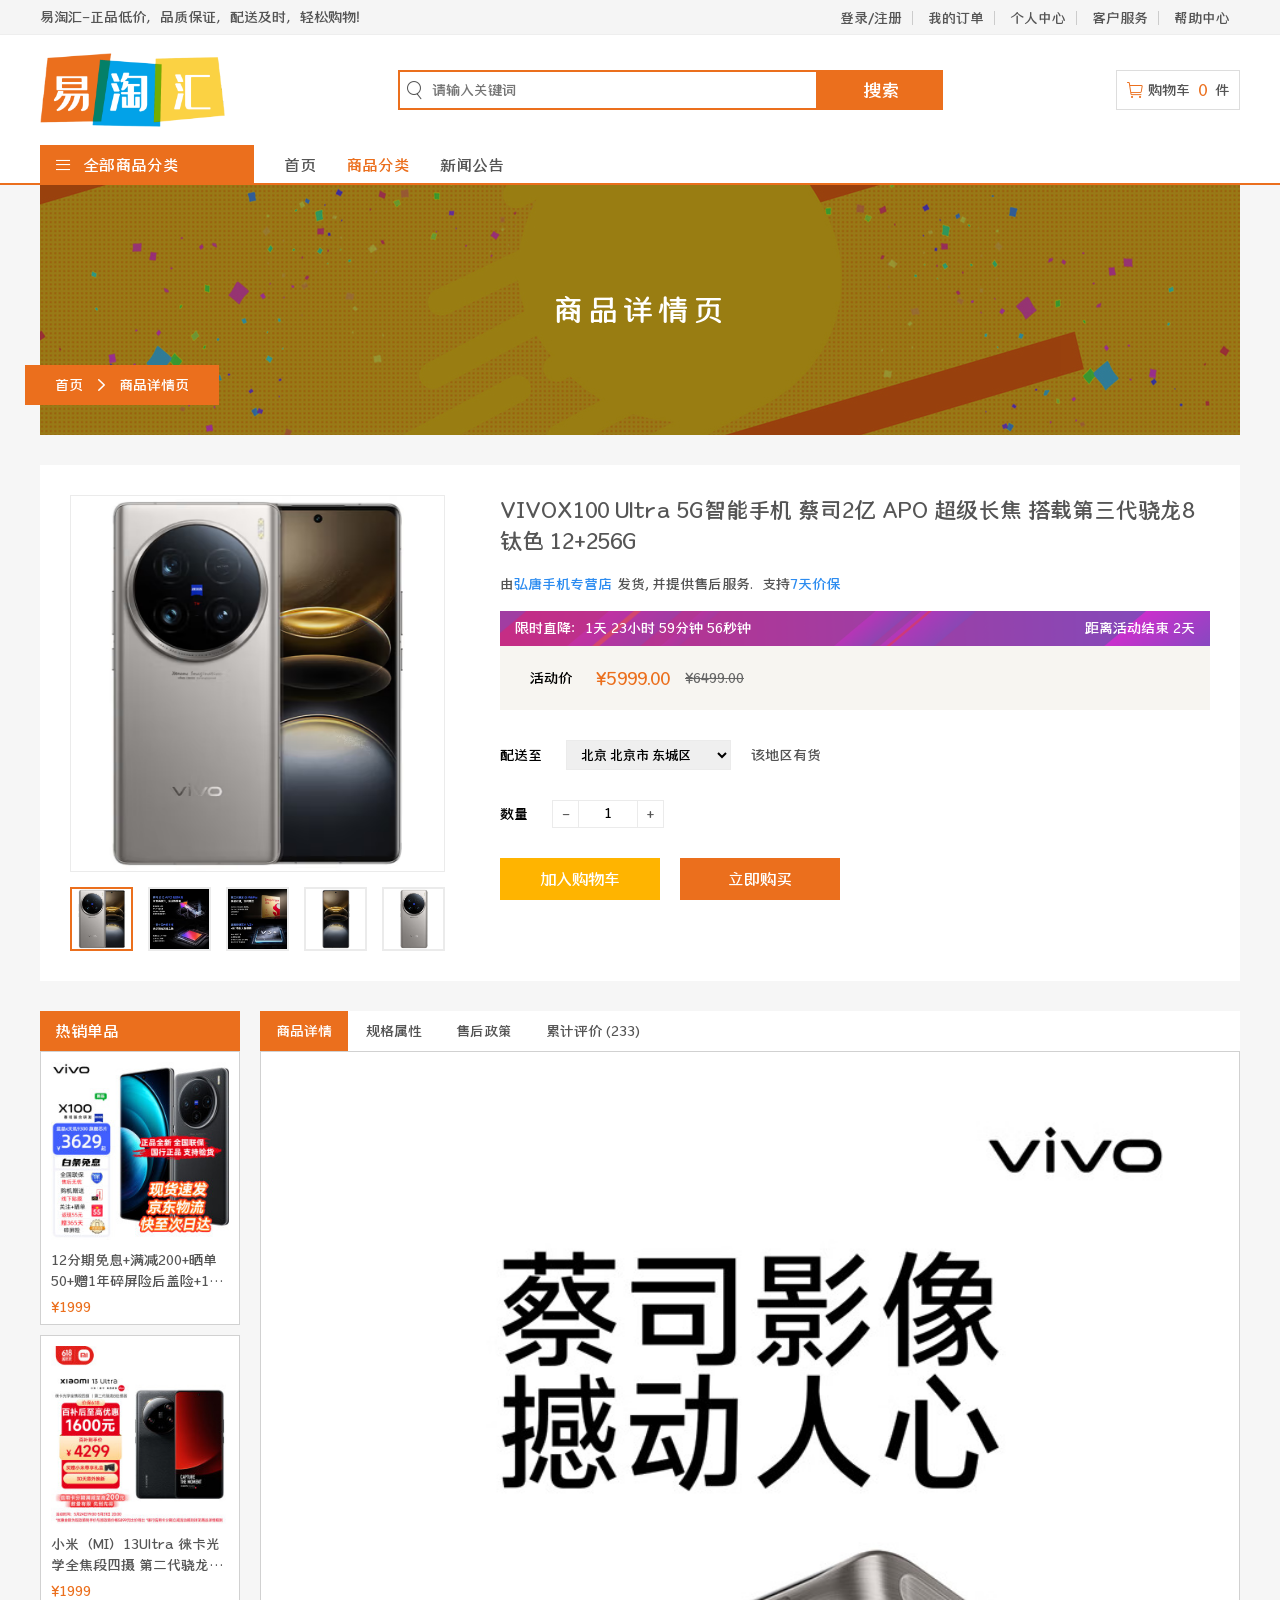
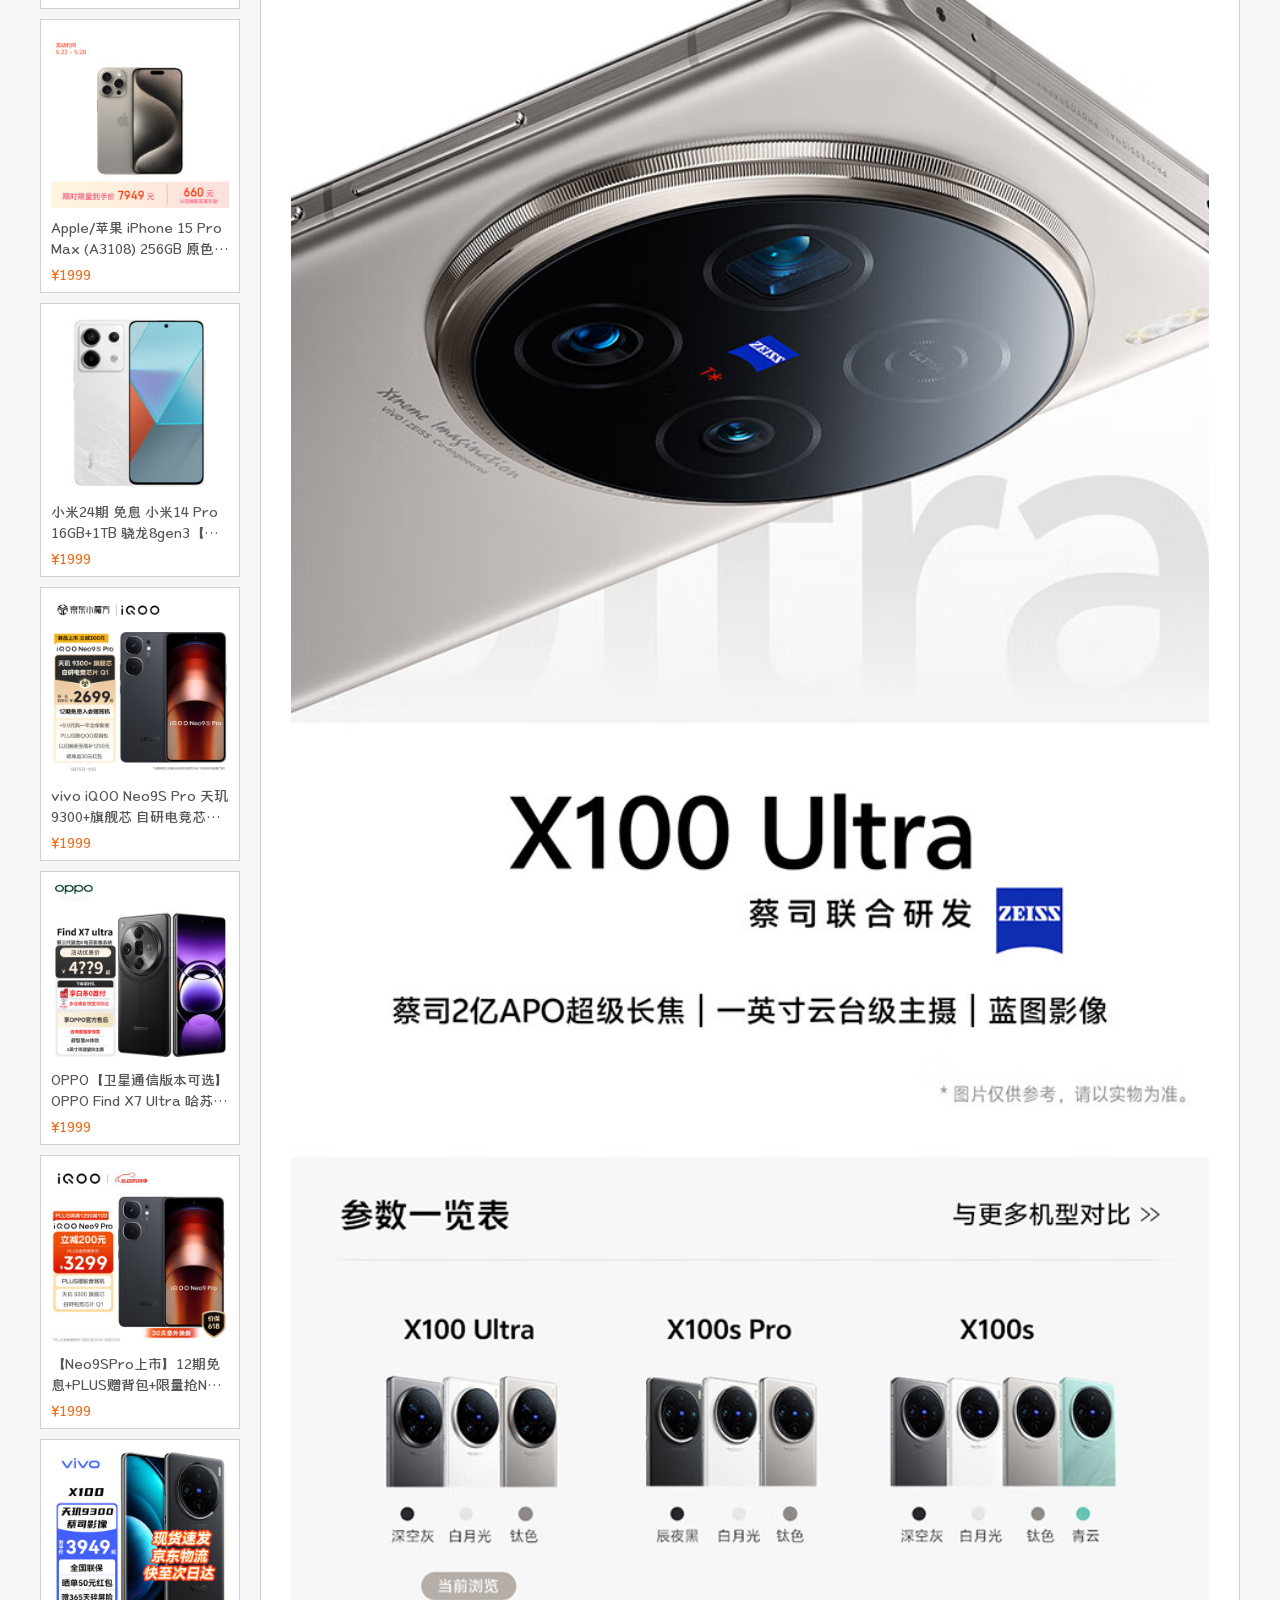
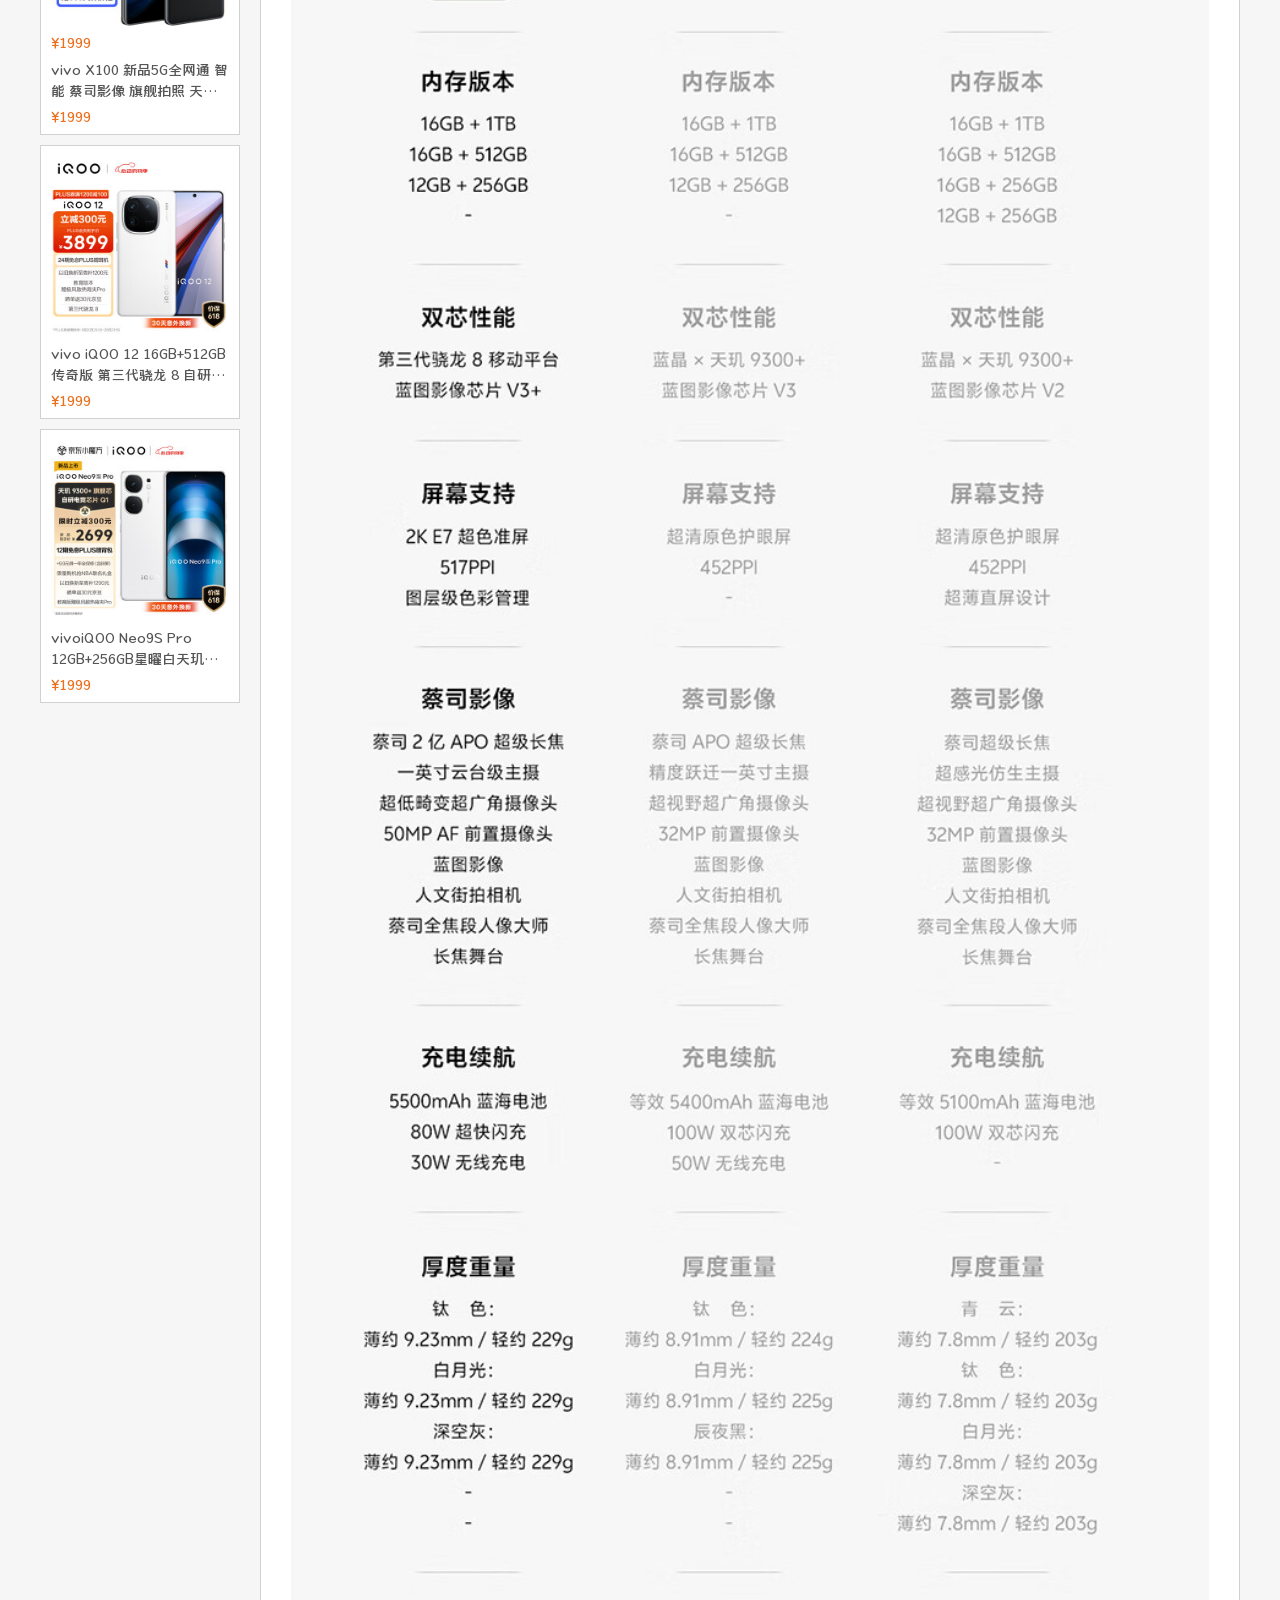
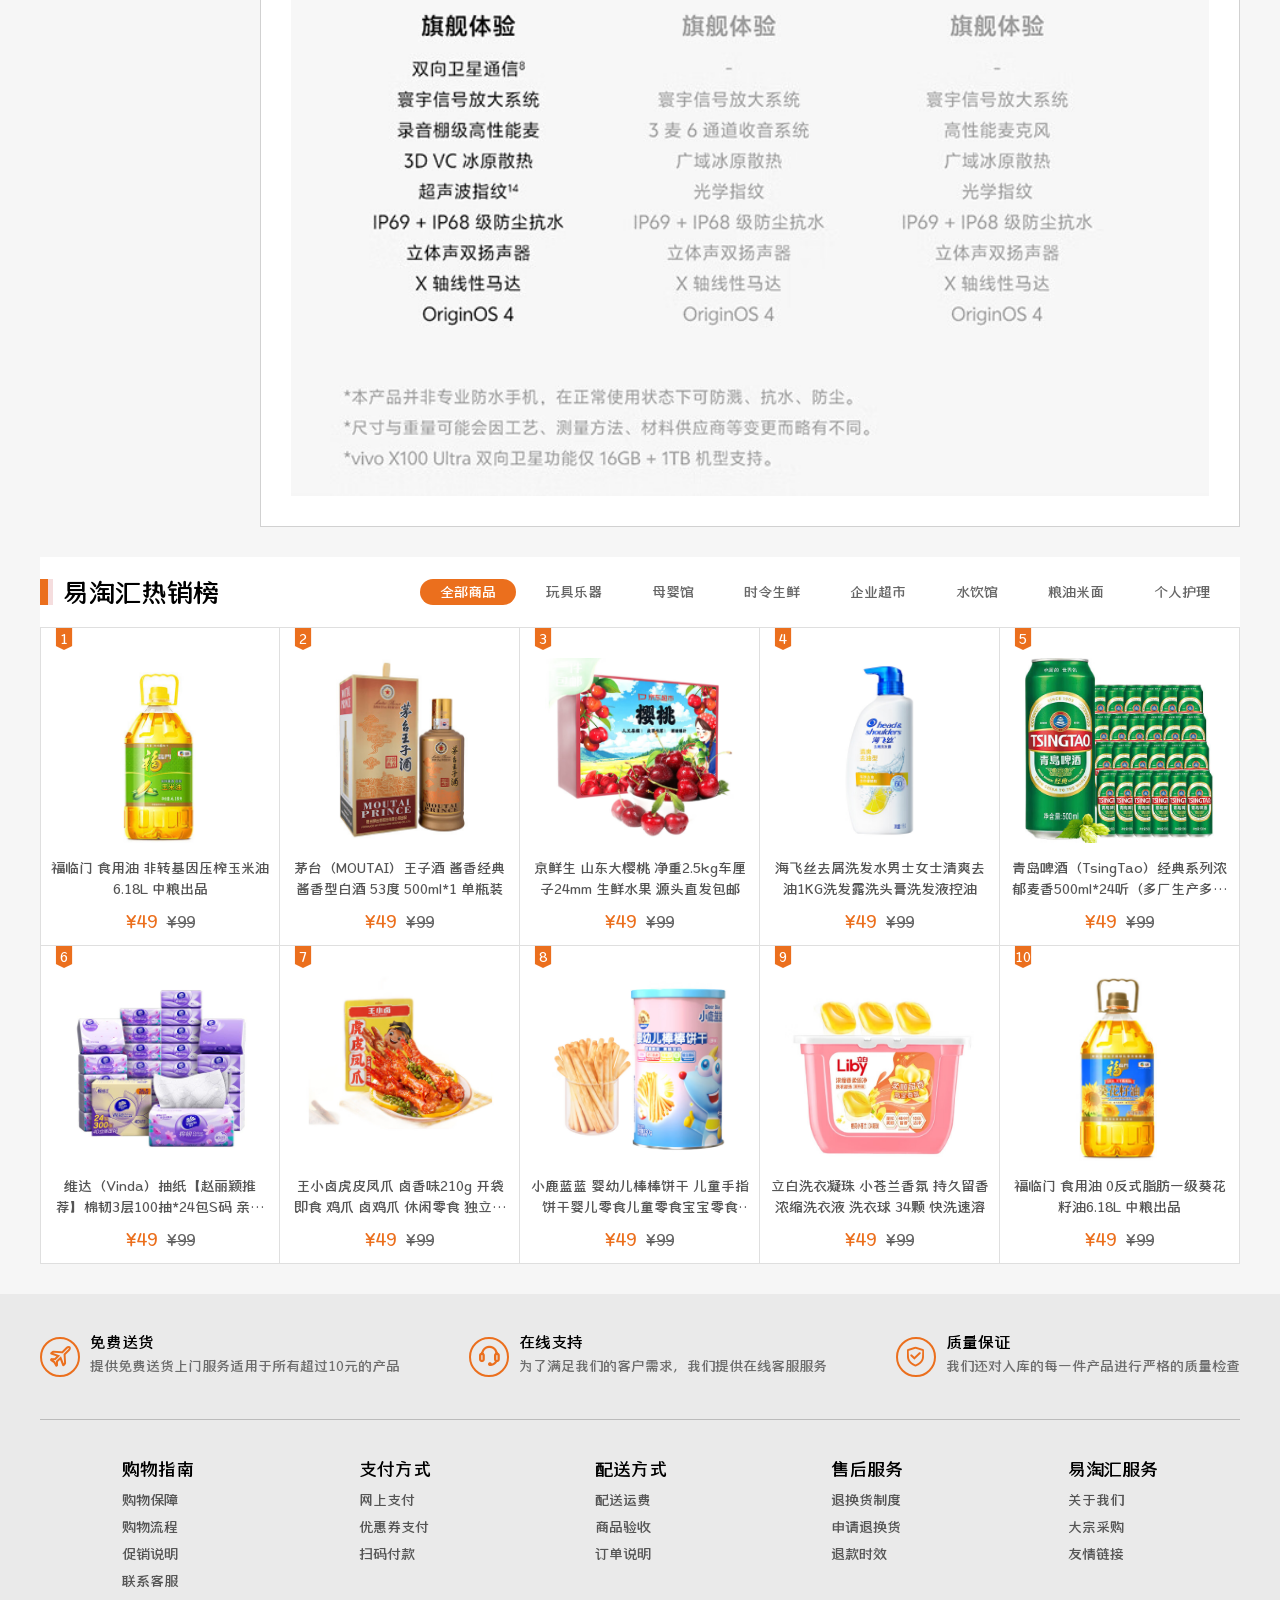
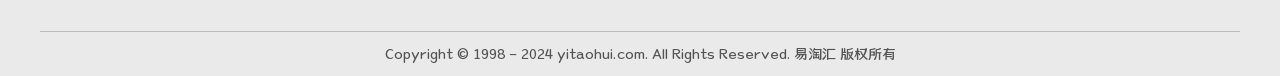
<file: target/classes/static/productShow.html>
<!DOCTYPE html>
<html lang="en">

<head>
    <meta charset="UTF-8">
    <meta http-equiv="X-UA-Compatible" content="IE=edge">
    <meta name="applicable-device" content="pc,mobile">
    <!-- <meta name="viewport" content="width=device-width, initial-scale=1.0"> -->
    <link rel="shortcut icon" href="./images/favicon.png" type="image/x-icon">
    <title>商品详情页</title>
    <link rel="stylesheet" href="./icon/iconfont.css">
    <link rel="stylesheet" href="./css/common.css">
    <link rel="stylesheet" href="./css/swiper-bundle.min.css">
    <link rel="stylesheet" href="./css/main.css">
</head>

<body>
    <div class="header-top">
        <div class="container">
            <div class="left">易淘汇-正品低价，品质保证，配送及时，轻松购物！</div>
            <div class="right">
                <a href="./login.html">登录/注册</a>
                <a href="./orderForm.html">我的订单</a>
                <a href="javascript:;">个人中心</a>
                <a href="javascript:;">客户服务</a>
                <a href="javascript:;">帮助中心</a>
            </div>
        </div>
    </div>

    <div class="header-middle">
        <div class="container">
            <a href="./index.html" class="logo">
                <img src="./images/logo.png" alt="" />
            </a>
            <div class="search">
                <form action="">
                    <i class="iconfont icon-sousuo"></i>
                    <input type="text" placeholder="请输入关键词" />
                    <button>搜索</button>
                </form>
            </div>
            <a href="./cart.html" class="cart">
                <i class="iconfont icon-gouwuche"></i>
                购物车<span>10</span>件
            </a>
        </div>
    </div>

    <div class="header">
        <div class="container">
            <div class="cate style2">
                <span>
                    <i class="iconfont icon-fenlei"></i>全部商品分类
                </span>
                <div class="cate-detail">
                    <div class="item">
                        <a href="javascript:;" class="fir">手机通讯</a>
                        <div class="sub">
                            <a href="javascript:;">游戏手机</a>
                            <a href="javascript:;">AI手机</a>
                            <a href="javascript:;">对讲机</a>
                            <a href="javascript:;">全面屏手机</a>
                            <a href="javascript:;">手机维修</a>
                        </div>
                    </div>
                    <div class="item">
                        <a href="javascript:;" class="fir">电脑整机</a>
                        <div class="sub">
                            <a href="javascript:;">笔记本</a>
                            <a href="javascript:;">游戏本</a>
                            <a href="javascript:;">平板电脑</a>
                        </div>
                    </div>
                    <div class="item">
                        <a href="javascript:;" class="fir">教育考试</a>
                        <div class="sub">
                            <a href="javascript:;">中小教辅</a>
                            <a href="javascript:;">外语学习</a>
                        </div>
                    </div>
                    <div class="item">
                        <a href="javascript:;" class="fir">家居日用</a>
                        <div class="sub">
                            <a href="javascript:;">厨具</a>
                            <a href="javascript:;">居家布艺</a>
                            <a href="javascript:;">家居饰品</a>
                            <a href="javascript:;">灯具</a>
                        </div>
                    </div>
                    <div class="item">
                        <a href="javascript:;" class="fir">生活休闲</a>
                        <div class="sub">
                            <a href="javascript:;">烹饪美食</a>
                            <a href="javascript:;">育儿早教</a>
                        </div>
                    </div>
                    <div class="item">
                        <a href="javascript:;" class="fir">科学技术</a>
                        <div class="sub">
                            <a href="javascript:;">工业科技</a>
                            <a href="javascript:;">建筑</a>
                            <a href="javascript:;">医学</a>
                        </div>
                    </div>
                    <div class="item">
                        <a href="javascript:;" class="fir">食品生鲜</a>
                        <div class="sub">
                            <a href="javascript:;">新鲜水果</a>
                            <a href="javascript:;">蔬菜蛋品</a>
                            <a href="javascript:;">精选肉类</a>
                            <a href="javascript:;">休闲食品</a>
                        </div>
                    </div>
                </div>
            </div>
            <ul class="menu">
                <li><a href="./index.html">首页</a></li>
                <li class="active"><a href="./productList.html">商品分类</a></li>
                <li><a href="./news.html">新闻公告</a></li>
            </ul>
        </div>
    </div>

    <div class="bg-banner">
        <div class="container">
            <img src="./images/bg-banner.jpg" alt="">
            <div class="layer">
                商品详情页
            </div>
            <div class="route">
                <a href="javascript:;">首页</a>
                <span><i class="iconfont icon-xiangyou1"></i></span>
                <a href="javascript:;">商品详情页</a>
            </div>
        </div>
    </div>

    <div class="page-booksshow">
        <div class="container">
            <div class="booksshow-top">
                <div class="carousel">
                    <div class="swiper aki-swiper swiper_big">
                        <div class="swiper-wrapper">
                            <div class="swiper-slide">
                                <img src="./images/pro-show1.avif" />
                            </div>
                            <div class="swiper-slide">
                                <img src="./images/pro-show2.avif" />
                            </div>
                            <div class="swiper-slide">
                                <img src="./images/pro-show3.avif" />
                            </div>
                            <div class="swiper-slide">
                                <img src="./images/pro-show4.avif" />
                            </div>
                            <div class="swiper-slide">
                                <img src="./images/pro-show5.avif" />
                            </div>
                            <div class="swiper-slide">
                                <img src="./images/pro-show6.avif" />
                            </div>
                        </div>
                        <div class="swiper-button-next"></div>
                        <div class="swiper-button-prev"></div>
                    </div>
                    <div class="swiper swiper_small">
                        <div class="swiper-wrapper">
                            <div class="swiper-slide">
                                <img src="./images/pro-show1.avif" />
                            </div>
                            <div class="swiper-slide">
                                <img src="./images/pro-show2.avif" />
                            </div>
                            <div class="swiper-slide">
                                <img src="./images/pro-show3.avif" />
                            </div>
                            <div class="swiper-slide">
                                <img src="./images/pro-show4.avif" />
                            </div>
                            <div class="swiper-slide">
                                <img src="./images/pro-show5.avif" />
                            </div>
                            <div class="swiper-slide">
                                <img src="./images/pro-show6.avif" />
                            </div>
                        </div>
                    </div>
                </div>
                <div class="info">
                    <h1>VIVOX100 Ultra 5G智能手机 蔡司2亿 APO 超级长焦 搭载第三代骁龙8 钛色 12+256G</h1>
                    <div class="author">
                        <span>由<a href="javascript:;">弘唐手机专营店</a>发货, 并提供售后服务.</span>
                        <span>支持<a href="javascript:;">7天价保</a></span>
                    </div>
                    <div class="activities">
                        <div class="top">
                            <span>限时直降：<i id="aki-time"></i></span>
                            <span>距离活动结束 2天</span>
                        </div>
                        <div class="bottom">
                            <div class="title">活动价</div>
                            <div class="price">￥5999.00</div>
                            <div class="old-price">￥6499.00</div>
                        </div>
                    </div>
                    <div class="address">
                        <div class="title">配送至</div>
                        <select name="" id="">
                            <option value="">北京 北京市 东城区</option>
                            <option value="">北京 北京市 西城区</option>
                            <option value="">北京 北京市 朝阳区</option>
                            <option value="">北京 北京市 丰台区</option>
                            <option value="">北京 北京市 石景山区</option>
                            <option value="">北京 北京市 海淀区</option>
                        </select>
                        <span>该地区有货</span>
                    </div>
                    <div class="number">
                        <div class="title">数量</div>
                        <div class="sum">
                            <span class="reduce">-</span>
                            <input type="text" name="num" value="1" />
                            <span class="add">+</span>
                        </div>
                    </div>
                    <div class="btn-all">
                        <a href="javascript:;" class="cart">
                            <span>加入购物车</span>
                            <i class="iconfont icon-gouwuche"></i>
                        </a>
                        <a href="javascript:;" class="buy">
                            <span>立即购买</span>
                            <i class="iconfont icon-goumai"></i>
                        </a>
                    </div>
                </div>
            </div>

            <div class="booksshow-bottom">
                <div class="books-recommend">
                    <div class="recommen-title">热销单品</div>
                    <div class="item-all">
                        <a href="javascript:;" class="once">
                            <div class="box-img">
                                <img src="./images/product1.jpg" alt="" />
                            </div>
                            <div class="title clamp2">12分期免息+满减200+晒单50+赠1年碎屏险后盖险+1年延保+下单后关注店铺额外返现5元</div>
                            <div class="price">￥1999</div>
                        </a>
                        <a href="javascript:;" class="once">
                            <div class="box-img">
                                <img src="./images/product2.jpg" alt="" />
                            </div>
                            <div class="title clamp2">小米（MI）13Ultra 徕卡光学全焦段四摄 第二代骁龙8处理器 2K超色准屏 16+512GB 黑色 AI</div>
                            <div class="price">￥1999</div>
                        </a>
                        <a href="javascript:;" class="once">
                            <div class="box-img">
                                <img src="./images/product3.jpg" alt="" />
                            </div>
                            <div class="title clamp2">Apple/苹果 iPhone 15 Pro Max (A3108) 256GB 原色钛金属 支持移动联通电信5G 双卡双待
                            </div>
                            <div class="price">￥1999</div>
                        </a>
                        <a href="javascript:;" class="once">
                            <div class="box-img">
                                <img src="./images/product4.jpg" alt="" />
                            </div>
                            <div class="title clamp2">小米24期 免息 小米14 Pro 16GB+1TB 骁龙8gen3【店内有售】 Redmi Note13 Pro 2亿像素 5G
                            </div>
                            <div class="price">￥1999</div>
                        </a>
                        <a href="javascript:;" class="once">
                            <div class="box-img">
                                <img src="./images/product5.png" alt="" />
                            </div>
                            <div class="title clamp2">vivo iQOO Neo9S Pro 天玑9300+旗舰芯 自研电竞芯片Q1 1.5K 144Hz 8T 全天候无感屏
                                电竞游戏5G</div>
                            <div class="price">￥1999</div>
                        </a>
                        <a href="javascript:;" class="once">
                            <div class="box-img">
                                <img src="./images/product6.jpg" alt="" />
                            </div>
                            <div class="title clamp2">OPPO【卫星通信版本可选】OPPO Find X7 Ultra 哈苏影像 第三代骁龙8 AI</div>
                            <div class="price">￥1999</div>
                        </a>
                        <a href="javascript:;" class="once">
                            <div class="box-img">
                                <img src="./images/product7.jpg" alt="" />
                            </div>
                            <div class="title clamp2">【Neo9SPro上市】12期免息+PLUS赠背包+限量抢NBA礼盒+以旧换新至高补贴1200元</div>
                            <div class="price">￥1999</div>
                        </a>
                        <a href="javascript:;" class="once">
                            <div class="box-img">
                                <img src="./images/product8.jpg" alt="" />
                                <div class="price">￥1999</div>
                            </div>
                            <div class="title clamp2">vivo X100 新品5G全网通 智能 蔡司影像 旗舰拍照 天机9300 蓝海电池 新品上市 辰夜黑 12GB+256GB
                            </div>
                            <div class="price">￥1999</div>
                        </a>
                        <a href="javascript:;" class="once">
                            <div class="box-img">
                                <img src="./images/product9.jpg" alt="" />
                            </div>
                            <div class="title clamp2">vivo iQOO 12 16GB+512GB传奇版 第三代骁龙 8 自研电竞芯片Q1 大底主摄潜望式长焦 5G电竞</div>
                            <div class="price">￥1999</div>
                        </a>
                        <a href="javascript:;" class="once">
                            <div class="box-img">
                                <img src="./images/product10.jpg" alt="" />
                            </div>
                            <div class="title clamp2">vivoiQOO Neo9S Pro 12GB+256GB星曜白天玑 9300+旗舰芯自研电竞芯片Q1
                                IMX920索尼大底传感器电竞</div>
                            <div class="price">￥1999</div>
                        </a>
                    </div>
                </div>

                <div class="books-detail">
                    <ul class="cate">
                        <li class="active"><a href="javascript:;">商品详情</a></li>
                        <li><a href="javascript:;">规格属性</a></li>
                        <li><a href="javascript:;">售后政策</a></li>
                        <li><a href="javascript:;">累计评价 (233)</a></li>
                    </ul>
                    <div class="booksshow-content">
                        <!-- 详情内容填在这里 -->
                        <div style="font-size: 0;">
                            <img src="./images/pro-show-xiangqing1.jpg" style="margin: 0;" alt="" />
                            <img src="./images/pro-show-xiangqing2.jpg" style="margin: 0;" alt="" />
                        </div>
                        <!-- 详情内容填在这里 -->
                    </div>
                </div>
            </div>

            <div class="bookslist-sec3">
                <div class="common-title">
                    <h1>易淘汇热销榜</h1>
                    <div class="cate">
                        <a href="javascript:;" class="active">全部商品</a>
                        <a href="javascript:;">玩具乐器</a>
                        <a href="javascript:;">母婴馆</a>
                        <a href="javascript:;">时令生鲜</a>
                        <a href="javascript:;">企业超市</a>
                        <a href="javascript:;">水饮馆</a>
                        <a href="javascript:;">粮油米面</a>
                        <a href="javascript:;">个人护理</a>
                    </div>
                </div>
                <div class="item-all">
                    <a href="./productShow.html" class="item">
                        <div class="num">1</div>
                        <div class="box-img">
                            <img src="./images/product21.jpg" alt="" />
                        </div>
                        <h3 class="clamp2">福临门 食用油 非转基因压榨玉米油6.18L 中粮出品</h3>
                        <div class="price">￥49<span>￥99</span></div>
                    </a>
                    <a href="./productShow.html" class="item">
                        <div class="num">2</div>
                        <div class="box-img">
                            <img src="./images/product22.jpg" alt="" />
                        </div>
                        <h3 class="clamp2">茅台（MOUTAI）王子酒 酱香经典 酱香型白酒 53度 500ml*1 单瓶装</h3>
                        <div class="price">￥49<span>￥99</span></div>
                    </a>
                    <a href="./productShow.html" class="item">
                        <div class="num">3</div>
                        <div class="box-img">
                            <img src="./images/product23.jpg" alt="" />
                        </div>
                        <h3 class="clamp2">京鲜生 山东大樱桃 净重2.5kg车厘子24mm 生鲜水果 源头直发包邮</h3>
                        <div class="price">￥49<span>￥99</span></div>
                    </a>
                    <a href="./productShow.html" class="item">
                        <div class="num">4</div>
                        <div class="box-img">
                            <img src="./images/product24.jpg" alt="" />
                        </div>
                        <h3 class="clamp2">海飞丝去屑洗发水男士女士清爽去油1KG洗发露洗头膏洗发液控油</h3>
                        <div class="price">￥49<span>￥99</span></div>
                    </a>
                    <a href="./productShow.html" class="item">
                        <div class="num">5</div>
                        <div class="box-img">
                            <img src="./images/product25.jpg" alt="" />
                        </div>
                        <h3 class="clamp2">青岛啤酒（TsingTao）经典系列浓郁麦香500ml*24听（多厂生产多种包装随机发货）</h3>
                        <div class="price">￥49<span>￥99</span></div>
                    </a>
                    <a href="./productShow.html" class="item">
                        <div class="num">6</div>
                        <div class="box-img">
                            <img src="./images/product26.jpg" alt="" />
                        </div>
                        <h3 class="clamp2">维达（Vinda）抽纸【赵丽颖推荐】棉韧3层100抽*24包S码 亲肤无刺激 纸巾 整箱</h3>
                        <div class="price">￥49<span>￥99</span></div>
                    </a>
                    <a href="./productShow.html" class="item">
                        <div class="num">7</div>
                        <div class="box-img">
                            <img src="./images/product27.jpg" alt="" />
                        </div>
                        <h3 class="clamp2">王小卤虎皮凤爪 卤香味210g 开袋即食 鸡爪 卤鸡爪 休闲零食 独立包装</h3>
                        <div class="price">￥49<span>￥99</span></div>
                    </a>
                    <a href="./productShow.html" class="item">
                        <div class="num">8</div>
                        <div class="box-img">
                            <img src="./images/product28.jpg" alt="" />
                        </div>
                        <h3 class="clamp2">小鹿蓝蓝 婴幼儿棒棒饼干 儿童手指饼干婴儿零食儿童零食宝宝零食 130g</h3>
                        <div class="price">￥49<span>￥99</span></div>
                    </a>
                    <a href="./productShow.html" class="item">
                        <div class="num">9</div>
                        <div class="box-img">
                            <img src="./images/product29.jpg" alt="" />
                        </div>
                        <h3 class="clamp2">立白洗衣凝珠 小苍兰香氛 持久留香 浓缩洗衣液 洗衣球 34颗 快洗速溶</h3>
                        <div class="price">￥49<span>￥99</span></div>
                    </a>
                    <a href="./productShow.html" class="item">
                        <div class="num">10</div>
                        <div class="box-img">
                            <img src="./images/product210.jpg" alt="" />
                        </div>
                        <h3 class="clamp2">福临门 食用油 0反式脂肪一级葵花籽油6.18L 中粮出品</h3>
                        <div class="price">￥49<span>￥99</span></div>
                    </a>
                </div>
            </div>
        </div>
    </div>

    <div class="footer">
        <div class="container">
            <div class="footer-top">
                <div class="item">
                    <i class="iconfont icon-feiji"></i>
                    <div class="content">
                        <div class="title">免费送货</div>
                        <div class="desc">提供免费送货上门服务适用于所有超过10元的产品</div>
                    </div>
                </div>
                <div class="item">
                    <i class="iconfont icon-kefu1"></i>
                    <div class="content">
                        <div class="title">在线支持</div>
                        <div class="desc">为了满足我们的客户需求，我们提供在线客服服务</div>
                    </div>
                </div>
                <div class="item">
                    <i class="iconfont icon-zhiliangguanli"></i>
                    <div class="content">
                        <div class="title">质量保证</div>
                        <div class="desc">我们还对入库的每一件产品进行严格的质量检查</div>
                    </div>
                </div>
            </div>

            <div class="footer-middle">
                <div class="item">
                    <h3>购物指南</h3>
                    <ul>
                        <li><a href="javascript:;">购物保障</a></li>
                        <li><a href="javascript:;">购物流程</a></li>
                        <li><a href="javascript:;">促销说明</a></li>
                        <li><a href="javascript:;">联系客服</a></li>
                    </ul>
                </div>
                <div class="item">
                    <h3>支付方式</h3>
                    <ul>
                        <li><a href="javascript:;">网上支付</a></li>
                        <li><a href="javascript:;">优惠券支付</a></li>
                        <li><a href="javascript:;">扫码付款</a></li>
                    </ul>
                </div>
                <div class="item">
                    <h3>配送方式</h3>
                    <ul>
                        <li><a href="javascript:;">配送运费</a></li>
                        <li><a href="javascript:;">商品验收</a></li>
                        <li><a href="javascript:;">订单说明</a></li>
                    </ul>
                </div>
                <div class="item">
                    <h3>售后服务</h3>
                    <ul>
                        <li><a href="javascript:;">退换货制度</a></li>
                        <li><a href="javascript:;">申请退换货</a></li>
                        <li><a href="javascript:;">退款时效</a></li>
                    </ul>
                </div>
                <div class="item">
                    <h3>易淘汇服务</h3>
                    <ul>
                        <li><a href="javascript:;">关于我们</a></li>
                        <li><a href="javascript:;">大宗采购</a></li>
                        <li><a href="javascript:;">友情链接</a></li>
                    </ul>
                </div>
            </div>

            <div class="footer-bottom">
                Copyright © 1998 - 2024 yitaohui.com. All Rights Reserved. 易淘汇 版权所有
            </div>
        </div>
    </div>

    <div id="roll-top">
        <a href="#" class="topping">
            <img src="./images/top.png" alt="">
        </a>
    </div>

    <script src="./js/jquery-3.5.1.min.js"></script>
    <script src="./js/swiper-bundle.min.js"></script>
    <script src="./js/main.js"></script>
    <script src="./js/shopping.js"></script>
    <script src="./js/search.js"></script>
    <script src="./js/xiangqing.js"></script>
    <script>
        // 倒计时结束的目标时间（两天后），假设从当前时间算起  
        function getFutureTime(days) {
            const now = new Date();
            now.setDate(now.getDate() + days);
            return now;
        }

        // 更新倒计时的方法  
        function updateCountdown(endTime) {
            const now = new Date();
            const distance = endTime - now;

            // 计算时间差  
            const days = Math.floor(distance / (1000 * 60 * 60 * 24));
            const hours = Math.floor((distance % (1000 * 60 * 60 * 24)) / (1000 * 60 * 60));
            const minutes = Math.floor((distance % (1000 * 60 * 60)) / (1000 * 60));
            const seconds = Math.floor((distance % (1000 * 60)) / 1000);

            // 格式化倒计时字符串  
            const countdownString = days + '天 ' +
                hours.toString().padStart(2, '0') + '小时 ' +
                minutes.toString().padStart(2, '0') + '分钟 ' +
                seconds.toString().padStart(2, '0') + '秒钟';

            // 更新<i>元素的文本内容  
            document.getElementById('aki-time').textContent = countdownString;

            // 如果倒计时未结束，则继续更新  
            if (distance > 0) {
                setTimeout(function () {
                    updateCountdown(endTime);
                }, 1000);
            }
        }

        // 初始化倒计时  
        const endTime = getFutureTime(2); // 设置两天后的时间  
        updateCountdown(endTime);
    </script>
</body>

</html>
</file>
<file: target/classes/static/icon/iconfont.css>
@font-face {
  font-family: "iconfont"; /* Project id 4454016 */
  src: url('iconfont.woff2?t=1710342226890') format('woff2'),
       url('iconfont.woff?t=1710342226890') format('woff'),
       url('iconfont.ttf?t=1710342226890') format('truetype');
}

.iconfont {
  font-family: "iconfont" !important;
  font-size: 16px;
  font-style: normal;
  -webkit-font-smoothing: antialiased;
  -moz-osx-font-smoothing: grayscale;
}

.icon-2:before {
  content: "\e623";
}

.icon-goumai:before {
  content: "\e811";
}

.icon-fenlei:before {
  content: "\e600";
}

.icon-laji2:before {
  content: "\e651";
}

.icon-feiji:before {
  content: "\e631";
}

.icon-zhiliangguanli:before {
  content: "\e62a";
}

.icon-kefu1:before {
  content: "\e621";
}

.icon-xiangyou1:before {
  content: "\e775";
}

.icon-jiaxingshoucangtianchong:before {
  content: "\e683";
}

.icon-xiala:before {
  content: "\e6b8";
}

.icon-yonghu:before {
  content: "\e6b3";
}

.icon-gouwuche:before {
  content: "\e635";
}

.icon-sousuo:before {
  content: "\e606";
}

.icon-a-shoucang-weishoucang:before {
  content: "\e60b";
}
</file>
<file: target/classes/static/css/common.css>
* {
    margin: 0;
    padding: 0;
    border: none;
    outline-style: none;
    box-sizing: border-box;
}

table {
    border-collapse: collapse;
    border-spacing: 0;
}

i {
    font-style: normal;
    font-weight: normal;
}

ol,
ul {
    list-style: none;
}

input,
textarea,
select,
button {
    font-family: "abcfont";
    font-weight: inherit;
    resize: none;
}

::placeholder {
    font-family: "abcfont";
}

a,
a:focus,
a:hover {
    text-decoration: none !important;
    color: inherit;
}

@font-face {
    font-family: "abcfont";
    src: url("./zaozigongfangnaisiti.ttf");
}

html {
    font-size: 14px;
    color: #555;
    font-family: "abcfont";
    overflow-x: hidden;
    -webkit-font-smoothing: antialiased;
    position: relative;
    line-height: 1;
    scroll-behavior: smooth;
    background: #f6f6f6;
    --themeColor: #eb6f1d;
    --themeColor2: rgb(235, 111, 29, 0.7);
}

::selection {
    background: var(--themeColor);
    color: #fff;
}

:focus {
    outline-color: var(--themeColor);
}

img {
    max-width: 100%;
    height: auto;
    transition: all 0.3s ease;
    display: block;
}

.layer {
    position: absolute;
    top: 0;
    left: 0;
    width: 100%;
    height: 100%;
}

.tab-content>.tab-pane {
    display: none;
}

.tab-content>.active {
    display: block;
}

.clamp1,
.clamp2,
.clamp3,
.clamp4 {
    text-overflow: ellipsis;
    display: -webkit-box;
    -webkit-line-clamp: 1;
    -webkit-box-orient: vertical;
    overflow: hidden;
}

.clamp2 {
    -webkit-line-clamp: 2;
}

.clamp3 {
    -webkit-line-clamp: 3;
}

.clamp4 {
    -webkit-line-clamp: 4;
}

.container {
    box-sizing: border-box;
    width: 1200px;
    margin: 0 auto;
}

.aki-swiper .swiper-button-prev,
.aki-swiper .swiper-button-next {
    width: 45px;
    height: 45px;
    border-radius: 50%;
    background: rgba(0, 0, 0, 0.5);
    display: flex;
    align-items: center;
    justify-content: center;
    opacity: 0 !important;
    transition: all 0.4s ease;
}

.aki-swiper .swiper-button-prev {
    left: 30px;
    transform: translateX(-20px);
}

.aki-swiper .swiper-button-next {
    right: 30px;
    transform: translateX(20px);
}

.aki-swiper:hover .swiper-button-prev,
.aki-swiper:hover .swiper-button-next {
    opacity: 1 !important;
    transform: translateX(0);
}

.aki-swiper .swiper-button-next.swiper-button-disabled,
.aki-swiper .swiper-button-prev.swiper-button-disabled {
    cursor: no-drop;
    pointer-events: all;
}

.aki-swiper .swiper-button-prev:hover,
.aki-swiper .swiper-button-next:hover {
    background: var(--themeColor);
}

.aki-swiper .swiper-button-prev::after,
.aki-swiper .swiper-button-next::after {
    font-size: 20px;
    color: white;
}

.aki-swiper .swiper-pagination span {
    width: 10px;
    height: 10px;
    opacity: 1;
    background: white;
}

.aki-swiper .swiper-pagination span.swiper-pagination-bullet-active {
    background: var(--themeColor);
}

.common-title {
    display: flex;
    align-items: center;
    justify-content: space-between;
    height: 70px;
    padding-right: 10px;
}

.common-title h1 {
    font-size: 26px;
    font-weight: normal;
    color: black;
    display: flex;
    align-items: center;
}

.common-title h1::before {
    content: "";
    display: inline-block;
    width: 8px;
    height: 26px;
    background: var(--themeColor);
    border-right: 5px solid #f5ddde;
    margin-right: 10px;
}

.common-title .cate {
    display: flex;
    align-items: center;
    gap: 10px;
}

.common-title .cate a {
    display: inline-flex;
    align-items: center;
    justify-content: center;
    padding: 0 20px;
    height: 26px;
    border-radius: 20px;
    color: #666;
    transition: all 0.3s ease;
}

.common-title .cate a.active,
.common-title .cate a:hover {
    color: white;
    background: var(--themeColor);
}

.bg-banner .container {
    position: relative;
    font-size: 0;
}

.bg-banner img {
    width: 100%;
    height: 250px;
    object-fit: cover;
}

.bg-banner .route {
    position: absolute;
    bottom: 30px;
    left: -15px;
    height: 40px;
    padding: 0 30px;
    display: flex;
    align-items: center;
    color: white;
    z-index: 10;
    font-size: 14px;
    background: var(--themeColor);
}

.bg-banner .route span {
    margin: 0 10px;
}

.bg-banner .layer {
    position: absolute;
    left: 0;
    top: 0;
    z-index: 5;
    width: 100%;
    height: 100%;
    display: flex;
    align-items: center;
    justify-content: center;
    color: white;
    font-size: 30px;
    background: rgb(0, 0, 0, 0.4);
    letter-spacing: 5px;
}

.pager {
    display: flex;
    align-items: center;
    justify-content: center;
    margin-top: 20px;
}

.pager a {
    display: flex;
    align-items: center;
    justify-content: center;
    width: 36px;
    height: 36px;
    font-size: 14px;
    background: #fff;
    margin: 0 5px;
    border: 1px solid #dcdee2;
    transition: all 0.4s ease;
}

.pager a .iconfont {
    font-size: 14px;
}

.pager a.active,
.pager a:hover {
    background: var(--themeColor);
    color: white;
    border-color: var(--themeColor);
}
</file>
<file: target/classes/static/css/main.css>
.header-top {
    background-color: #f5f5f5;
    border-bottom: 1px solid #eee;
}

.header-top .container {
    display: flex;
    align-items: center;
    justify-content: space-between;
    height: 34px;
}

.header-top .container .right {
    display: flex;
}

.header-top .container .right a {
    padding: 0 10px 0 15px;
    margin: 9px 0 8px;
    border-right: solid 1px #ccc;
    transition: all 0.3s ease;
}

.header-top .container .right a:hover,
.header-top .container .right a.active {
    color: var(--themeColor);
}

.header-top .container .right a:last-child {
    border-right: none;
}

.header-middle {
    background: white;
}

.header-middle .container {
    display: flex;
    align-items: center;
    justify-content: space-between;
    height: 110px;
}

.header-middle a.logo img {
    height: 74px;
}

.header-middle .search form {
    display: flex;
    align-items: center;
    justify-content: center;
    position: relative;
}

.header-middle .search form .iconfont {
    position: absolute;
    left: 0;
    top: 0;
    width: 32px;
    height: 100%;
    display: flex;
    align-items: center;
    justify-content: center;
    font-size: 18px;
}

.header-middle .search form input {
    width: 420px;
    height: 40px;
    padding-left: 32px;
    font-size: 14px;
    float: right;
    border: 2px solid var(--themeColor);
}

.header-middle .search form button {
    width: 125px;
    height: 40px;
    background-color: var(--themeColor);
    color: #fff;
    font-size: 18px;
    cursor: pointer;
}

.header-middle a.cart {
    display: flex;
    align-items: center;
    justify-content: center;
    height: 40px;
    padding: 10px;
    border: 1px solid #ddd;
    transition: all 0.3s ease;
}

.header-middle a.cart .iconfont {
    font-size: 16px;
    margin-right: 5px;
    color: var(--themeColor);
}

.header-middle a.cart span {
    padding: 0 8px;
    font-size: 16px;
    color: var(--themeColor);
}

.header-middle a.cart:hover {
    border-color: var(--themeColor);
}

.header {
    position: relative;
    z-index: 99;
    background: white;
}

.header::after {
    content: "";
    position: absolute;
    left: 0;
    bottom: 0;
    width: 100%;
    height: 2px;
    background: var(--themeColor);
}

.header .container {
    display: flex;
    position: relative;
    z-index: 2;
}

.header .cate {
    position: relative;
}

.header .cate>span {
    display: flex;
    align-items: center;
    width: 214px;
    height: 40px;
    background: var(--themeColor);
    color: white;
    font-size: 16px;
    padding: 10px 15px;
    cursor: pointer;
}

.header .cate>span .iconfont {
    margin-right: 12px;
}

.header .cate .cate-detail {
    position: absolute;
    left: 0;
    top: 100%;
    width: 100%;
    height: 480px;
    background: #fff;
    border: 1px solid #eee;
    border-top: none;
}

.header .cate.style2 .cate-detail {
    opacity: 0;
    transform-origin: 0% 0%;
    transform: scaleY(0);
    pointer-events: none;
    transition: all 0.4s ease;
}

.header .cate.style2:hover .cate-detail {
    opacity: 1;
    transform: scaleY(1);
    pointer-events: all;
}

.header .cate .cate-detail .item {
    padding: 8px 8px 8px 15px;
}

.header .cate .cate-detail .item a.fir {
    font-size: 15px;
    color: black;
    transition: all 0.3s ease;
}

.header .cate .cate-detail .item .sub {
    margin-top: 8px;
}

.header .cate .cate-detail .item .sub a {
    display: inline-block;
    margin-right: 10px;
    padding: 3px 0;
    transition: all 0.3s ease;
}

.header .cate .cate-detail .item a.fir:hover,
.header .cate .cate-detail .item .sub a:hover {
    color: var(--themeColor);
}

.header ul.menu {
    display: flex;
    align-items: center;
}

.header ul.menu li {
    margin-left: 30px;
}

.header ul.menu li a {
    display: flex;
    align-items: center;
    height: 40px;
    font-size: 16px;
    transition: all 0.3s ease;
}

.header ul.menu li a:hover,
.header ul.menu li.active a {
    color: var(--themeColor);
}

.index-banner {
    height: 480px;
    background: rgb(229, 238, 245);
}

.index-banner .container {
    padding: 10px 0 10px 224px;
    display: flex;
}

.index-banner .swiper {
    width: 100%;
    user-select: none;
}

.index-banner .swiper img {
    width: 100%;
    height: 460px;
    object-fit: cover;
}

.index-recommend {
    margin-top: 15px;
}

.index-recommend .container {
    display: flex;
    gap: 15px;
}

.index-recommend a {
    display: block;
    flex: 1;
    position: relative;
    overflow: hidden;
}

.index-recommend a .layer {
    display: flex;
    align-items: center;
    justify-content: center;
    background: var(--themeColor2);
    color: white;
    font-size: 16px;
    opacity: 0;
    line-height: 1.5;
    text-align: center;
    transform: scale(0);
    transition: all 0.4s ease;
}

.index-recommend a:hover .layer {
    opacity: 1;
    transform: scale(1);
}

.index-recommend a:hover img {
    transform: scale(1.1);
}

.index-sec1 {
    margin-top: 30px;
}

.index-sec1 .container {
    background: white;
}

.index-sec1 .item-all {
    display: flex;
    flex-wrap: wrap;
}

.index-sec1 .item-all a.item {
    display: block;
    width: 20%;
    border-right: 1px solid #dfdfdf;
    border-top: 1px solid #dfdfdf;
    border-bottom: 1px solid #dfdfdf;
    padding: 15px 10px;
    position: relative;
    z-index: 2;
    overflow: hidden;
}

.index-sec1 .item-all a.item:nth-child(1),
.index-sec1 .item-all a.item:nth-child(2),
.index-sec1 .item-all a.item:nth-child(3),
.index-sec1 .item-all a.item:nth-child(4),
.index-sec1 .item-all a.item:nth-child(5) {
    border-bottom: none !important;
}

.index-sec1 .item-all a.item:nth-of-type(5n+1) {
    border-left: 1px solid #dfdfdf;
}

.index-sec1 .item-all a.item::before {
    content: "";
    position: absolute;
    left: 0;
    top: 0;
    width: 0;
    height: 0;
    z-index: -1;
    opacity: 0;
    border-left: 2px solid var(--themeColor);
    border-top: 2px solid var(--themeColor);
    transition: all 0.5s ease;
}

.index-sec1 .item-all a.item::after {
    content: "";
    position: absolute;
    right: 0;
    bottom: 0;
    width: 0;
    height: 0;
    z-index: -1;
    opacity: 0;
    border-right: 2px solid var(--themeColor);
    border-bottom: 2px solid var(--themeColor);
    transition: all 0.5s ease;
}

.index-sec1 .item-all a.item:hover:before,
.index-sec1 .item-all a.item:hover:after {
    width: 100%;
    height: 100%;
    opacity: 1;
}

.index-sec1 .item-all a.item .box-img {
    padding: 15px;
    font-size: 0;
}

.index-sec1 .item-all a.item .box-img img {
    width: 100%;
    height: 185px;
    object-fit: cover;
}

.index-sec1 .item-all a.item:hover .box-img img {
    transform: scale(0.9);
}

.index-sec1 .item-all a.item h3 {
    text-align: center;
    font-size: 14px;
    font-weight: normal;
    line-height: 1.5;
    transition: all 0.4s ease;
}

.index-sec1 .item-all a.item:hover h3 {
    color: var(--themeColor);
}

.index-sec1 .item-all a.item .price {
    text-align: center;
    font-size: 18px;
    margin-top: 12px;
    color: var(--themeColor);
}

.index-sec1 .item-all a.item .price span {
    padding-left: 10px;
    font-size: 16px;
    color: #666;
    text-decoration: line-through;
}

.index-sec2 {
    margin-bottom: 30px;
}

.footer {
    background: #eaeaea;
}

.footer .footer-top {
    display: flex;
    justify-content: space-between;
    padding: 40px 0;
    border-bottom: 1px solid #bbbbbb;
}

.footer .footer-top .item {
    display: flex;
    align-items: center;
}

.footer .footer-top .item .iconfont {
    width: 40px;
    height: 40px;
    border-radius: 50%;
    display: flex;
    align-items: center;
    justify-content: center;
    font-size: 20px;
    position: relative;
    z-index: 2;
    margin-right: 10px;
    border: 2px solid var(--themeColor);
    color: var(--themeColor);
    transition: all 0.4s ease;
    font-weight: bold;
}

.footer .footer-top .item .title {
    font-size: 16px;
    margin-bottom: 5px;
    color: black;
}

.footer .footer-top .item .desc {
    font-size: 14px;
    line-height: 1.7;
    color: #6d6d6d;
    white-space: nowrap;
}

.footer .footer-middle {
    display: flex;
    justify-content: space-around;
    padding: 40px 0 30px 0;
    border-bottom: 1px solid #bbbbbb;
}

.footer .footer-middle h3 {
    font-size: 18px;
    color: black;
    font-weight: normal;
}

.footer .footer-middle ul {
    margin-top: 15px;
}

.footer .footer-middle ul a {
    display: inline-block;
    margin-bottom: 12px;
    font-size: 14px;
    transition: all 0.3s ease;
    border-bottom: 1px solid transparent;
}

.footer .footer-middle ul a:hover {
    color: var(--themeColor);
    border-color: var(--themeColor);
}

.footer .footer-bottom {
    padding: 15px;
    text-align: center;
}

/* 图书列表页 */

.page-bookslist .bookslist-sec1 {
    background: white;
    padding: 18px 20px 25px 20px;
    font-size: 14px;
    margin-top: 30px;
}

.page-bookslist .bookslist-sec1 .item {
    display: flex;
    align-items: flex-start;
    flex-wrap: wrap;
    padding: 5px 10px 12px 10px;
    border-bottom: 1px #eee dashed;
}

.page-bookslist .bookslist-sec1 .item .title {
    margin-right: 10px;
    margin-top: 7px;
    white-space: nowrap;
}

.page-bookslist .bookslist-sec1 .item .all {
    display: flex;
    align-items: center;
    justify-content: space-between;
    width: 142px;
}

.page-bookslist .bookslist-sec1 .item .other {
    display: flex;
    flex-wrap: wrap;
    width: calc(100% - 142px);
}

.page-bookslist .bookslist-sec1 .item a {
    display: inline-flex;
    align-items: center;
    justify-content: center;
    height: 24px;
    padding: 0 15px;
    transition: all 0.3s ease;
    margin-top: 7px;
    margin-right: 4px;
    white-space: nowrap;
}

.page-bookslist .bookslist-sec1 .item a.active,
.page-bookslist .bookslist-sec1 .item a:hover {
    background: var(--themeColor);
    color: white;
}

.page-bookslist .bookslist-sec2 {
    display: flex;
    flex-wrap: wrap;
    gap: 20px;
    margin-top: 20px;
}

.page-bookslist .bookslist-sec2 a.once {
    width: calc(20% - 16px);
    background: white;
    padding: 12px 12px 50px 12px;
    position: relative;
    border: 1px solid #ecebeb;
    transition: all 0.4s ease;
}

.page-bookslist .bookslist-sec2 a.once:hover {
    border-color: var(--themeColor);
    box-shadow: 0 0 8px var(--themeColor);
}

.page-bookslist .bookslist-sec2 a.once:hover img {
    transform: scale(1.1);
}

.page-bookslist .bookslist-sec2 a.once .price {
    font-size: 20px;
    margin-top: 8px;
    color: var(--themeColor);
}

.page-bookslist .bookslist-sec2 a.once .title {
    font-size: 14px;
    color: black;
    margin-top: 8px;
    line-height: 1.5;
}

.page-bookslist .bookslist-sec2 a.once .info {
    font-size: 12px;
    display: flex;
    justify-content: space-between;
    margin-top: 12px;
}

.page-bookslist .bookslist-sec2 a.once .btn {
    position: absolute;
    left: 0;
    bottom: 0;
    z-index: 2;
    width: 100%;
    height: 40px;
    border-top: 1px solid #ecebeb;
    display: flex;
}

.page-bookslist .bookslist-sec2 a.once .btn .collection {
    width: 40px;
    height: 100%;
}

.page-bookslist .bookslist-sec2 a.once .btn .collection .iconfont {
    font-size: 20px;
}

.page-bookslist .bookslist-sec2 a.once .btn .cart {
    width: calc(100% - 40px);
    height: 100%;
    border-left: 1px solid #ecebeb;
}

.page-bookslist .bookslist-sec2 a.once .btn .cart .iconfont {
    font-size: 20px;
    margin-right: 8px;
}

.page-bookslist .bookslist-sec2 a.once .btn span {
    position: relative;
    display: flex;
    align-items: center;
    justify-content: center;
    overflow: hidden;
    transition: all 0.4s ease;
}

.page-bookslist .bookslist-sec2 a.once .btn span::after {
    content: "";
    position: absolute;
    left: 0;
    top: 0;
    z-index: -1;
    width: 100%;
    height: 100%;
    background: var(--themeColor);
    transform: translateX(-100%);
    transition: all 0.4s ease;
}

.page-bookslist .bookslist-sec2 a.once .btn span:hover {
    color: white !important;
}

.page-bookslist .bookslist-sec2 a.once .btn span:hover::after {
    transform: translateX(0);
}

.bookslist-sec3 {
    background: white;
    margin-top: 30px;
}

.bookslist-sec3 .item-all {
    display: flex;
    flex-wrap: wrap;
}

.bookslist-sec3 .item-all a.item {
    display: block;
    width: 20%;
    border-right: 1px solid #dfdfdf;
    border-top: 1px solid #dfdfdf;
    border-bottom: 1px solid #dfdfdf;
    padding: 15px 10px;
    position: relative;
    z-index: 2;
    overflow: hidden;
}

.bookslist-sec3 .item-all a.item:nth-child(1),
.bookslist-sec3 .item-all a.item:nth-child(2),
.bookslist-sec3 .item-all a.item:nth-child(3),
.bookslist-sec3 .item-all a.item:nth-child(4),
.bookslist-sec3 .item-all a.item:nth-child(5) {
    border-bottom: none !important;
}

.bookslist-sec3 .item-all a.item:nth-of-type(5n+1) {
    border-left: 1px solid #dfdfdf;
}

.bookslist-sec3 .item-all a.item .num {
    position: absolute;
    left: 10px;
    top: 0;
    width: 26px;
    height: 22px;
    background-image: url(../images/ranking-icon.png);
    background-size: 26px 22px;
    background-repeat: no-repeat;
    display: flex;
    align-items: center;
    justify-content: center;
    color: white;
    font-size: 14px;
}

.bookslist-sec3 .item-all a.item::before {
    content: "";
    position: absolute;
    left: 0;
    top: 0;
    width: 0;
    height: 100%;
    z-index: -1;
    opacity: 0;
    background: #eee;
    transition: all 0.5s ease;
}

.bookslist-sec3 .item-all a.item::after {
    content: "";
    position: absolute;
    right: 0;
    top: 0;
    width: 0;
    height: 100%;
    z-index: -1;
    opacity: 0;
    background: #eee;
    transition: all 0.5s ease;
}

.bookslist-sec3 .item-all a.item:hover:before,
.bookslist-sec3 .item-all a.item:hover:after {
    width: 50%;
    opacity: 1;
}

.bookslist-sec3 .item-all a.item .box-img {
    padding: 15px;
    font-size: 0;
}

.bookslist-sec3 .item-all a.item .box-img img {
    width: 100%;
    height: 185px;
    object-fit: cover;
}

.bookslist-sec3 .item-all a.item:hover .box-img img {
    transform: scale(0.8);
}

.bookslist-sec3 .item-all a.item h3 {
    text-align: center;
    font-size: 14px;
    font-weight: normal;
    line-height: 1.5;
    transition: all 0.4s ease;
}

.bookslist-sec3 .item-all a.item:hover h3 {
    color: var(--themeColor);
}

.bookslist-sec3 .item-all a.item .price {
    text-align: center;
    font-size: 18px;
    margin-top: 12px;
    color: var(--themeColor);
}

.bookslist-sec3 .item-all a.item .price span {
    padding-left: 10px;
    font-size: 16px;
    color: #666;
    text-decoration: line-through;
}

.bookslist-sec3 {
    margin-bottom: 30px;
}

/* 图书列表页 */

/* 图书详情页 */

.page-booksshow .booksshow-top {
    display: flex;
    align-items: flex-start;
    padding: 30px;
    margin-top: 30px;
    background: white;
}

.page-booksshow .booksshow-top .swiper {
    font-size: 0;
}

.page-booksshow .booksshow-top .carousel {
    width: 430px;
    padding-right: 55px;
    user-select: none;
}

.page-booksshow .booksshow-top .carousel .swiper_big {
    border: 1px solid #ebebeb;
}

.page-booksshow .booksshow-top .carousel .swiper_big img {
    width: 100%;
    height: 375px;
    object-fit: cover;
}

.page-booksshow .booksshow-top .carousel .swiper_small {
    margin-top: 15px;
}

.page-booksshow .booksshow-top .carousel .swiper_small img {
    border: 2px solid #ebebeb;
    width: 100%;
    height: 64px;
    object-fit: cover;
    cursor: pointer;
}

.page-booksshow .booksshow-top .carousel .swiper_small .swiper-slide-thumb-active img,
.page-booksshow .booksshow-top .carousel .swiper_small img:hover {
    border-color: var(--themeColor);
}

.page-booksshow .booksshow-top .info {
    width: calc(100% - 430px);
}

.page-booksshow .booksshow-top .info h1 {
    font-size: 22px;
    font-weight: normal;
    line-height: 1.4;
}

.page-booksshow .booksshow-top .info .author {
    margin-top: 20px;
}

.page-booksshow .booksshow-top .info .author span {
    display: inline-block;
    padding-right: 5px;
}

.page-booksshow .booksshow-top .info .author a {
    color: #2d8cf0;
    display: inline-block;
    margin-right: 5px;
}

.page-booksshow .booksshow-top .info .author a:hover {
    text-decoration: underline !important;
}

.page-booksshow .booksshow-top .info .activities {
    margin-top: 20px;
}

.page-booksshow .booksshow-top .info .activities .top {
    height: 35px;
    font-size: 14px;
    color: white;
    padding: 0 15px;
    display: flex;
    align-items: center;
    justify-content: space-between;
    background-image: url(../images/bar-sale.png);
    background-size: cover;
}

.page-booksshow .booksshow-top .info .activities .bottom {
    height: 64px;
    padding: 0 30px;
    display: flex;
    align-items: center;
    background: #f7f5f1;
}

.page-booksshow .booksshow-top .info .activities .bottom .title {
    font-size: 14px;
    color: black;
    margin-right: 24px;
}

.page-booksshow .booksshow-top .info .activities .bottom .price {
    font-size: 18px;
    color: var(--themeColor);
    margin-right: 15px;
}

.page-booksshow .booksshow-top .info .activities .bottom .old-price {
    font-size: 14px;
    color: #666;
    text-decoration: line-through;
}

.page-booksshow .booksshow-top .address {
    display: flex;
    align-items: center;
    margin-top: 30px;
}

.page-booksshow .booksshow-top .address .title {
    font-size: 14px;
    color: black;
    margin-right: 24px;
}

.page-booksshow .booksshow-top .address select {
    border: 1px solid #ebebeb;
    height: 30px;
    padding: 0 10px;
    margin-right: 20px;
}

.page-booksshow .booksshow-top .number {
    display: flex;
    align-items: center;
    margin-top: 30px;
}

.page-booksshow .booksshow-top .number .title {
    font-size: 14px;
    color: black;
    margin-right: 24px;
}

.page-booksshow .booksshow-top .number .sum {
    border: 1px solid #ebebeb;
    display: flex;
    position: relative;
}

.page-booksshow .booksshow-top .number .sum input {
    width: 60px;
    height: 26px;
    font-size: 14px;
    border-left: 1px solid #ebebeb;
    border-right: 1px solid #ebebeb;
    padding: 0 10px;
    text-align: center;
}

.page-booksshow .booksshow-top .number .sum span {
    width: 25px;
    height: 26px;
    cursor: pointer;
    display: flex;
    align-items: center;
    justify-content: center;
    font-size: 14px;
    user-select: none;
    transition: all 0.3s ease;
}

.page-booksshow .booksshow-top .number .sum span:hover {
    background: var(--themeColor);
    color: white;
}

.page-booksshow .booksshow-top .btn-all {
    display: flex;
    margin-top: 30px;
}

.page-booksshow .booksshow-top .btn-all a {
    display: block;
    width: 160px;
    height: 42px;
    background: var(--themeColor);
    margin-right: 20px;
    position: relative;
    overflow: hidden;
}

.page-booksshow .booksshow-top .btn-all a.cart {
    background: #ffb400;
}

.page-booksshow .booksshow-top .btn-all a span {
    position: absolute;
    left: 0;
    top: 0;
    width: 100%;
    height: 100%;
    display: flex;
    align-items: center;
    justify-content: center;
    font-size: 16px;
    color: white;
    transition: all 0.4s ease;
}

.page-booksshow .booksshow-top .btn-all a .iconfont {
    position: absolute;
    left: -100%;
    top: 0;
    width: 100%;
    height: 100%;
    display: flex;
    align-items: center;
    justify-content: center;
    font-size: 20px;
    font-weight: bold;
    color: white;
    transition: all 0.4s ease;
}

.page-booksshow .booksshow-top .btn-all a:hover span,
.page-booksshow .booksshow-top .btn-all a:hover .iconfont {
    transform: translateX(100%);
}

.booksshow-bottom {
    display: flex;
    align-items: flex-start;
    margin-top: 30px;
    position: relative;
}

.booksshow-bottom .books-recommend {
    width: 200px;
    margin-right: 20px;
    position: sticky;
    top: 10px;
}

.booksshow-bottom .books-recommend .recommen-title {
    display: flex;
    align-items: center;
    height: 40px;
    background: var(--themeColor);
    color: white;
    font-size: 16px;
    padding: 15px;
}

.booksshow-bottom .books-recommend a.once {
    display: block;
    margin-bottom: 10px;
    border: 1px solid hsla(0, 0%, 80%, .89);
    background-color: white;
    padding: 10px;
    transition: all 0.4s ease;
}

.booksshow-bottom .books-recommend a.once:last-child {
    margin-bottom: 0;
}

.booksshow-bottom .books-recommend a.once:hover {
    border-color: var(--themeColor);
    box-shadow: 0 0 8px var(--themeColor);
}

.booksshow-bottom .books-recommend a.once .box-img {
    margin-bottom: 10px;
}

.booksshow-bottom .books-recommend a.once:hover img {
    transform: scale(1.1);
}

.booksshow-bottom .books-recommend a.once .price {
    color: var(--themeColor);
    margin-top: 8px;
}

.booksshow-bottom .books-recommend a.once .title {
    margin-top: 8px;
    line-height: 1.5;
    transition: all 0.4s ease;
}

.booksshow-bottom .books-recommend a.once:hover .title {
    color: var(--themeColor);
}

.booksshow-bottom .books-detail {
    width: calc(100% - 220px);
    background: white;
}

.booksshow-bottom .books-detail ul.cate {
    display: flex;
}

.booksshow-bottom .books-detail ul a {
    display: flex;
    align-items: center;
    justify-content: center;
    height: 40px;
    padding: 0 16px;
    margin-right: 2px;
    transition: all 0.4s ease;
}

.booksshow-bottom .books-detail ul a:hover,
.booksshow-bottom .books-detail ul li.active a {
    background: var(--themeColor);
    color: white;
}

.booksshow-bottom .books-detail .booksshow-content {
    border: 1px solid hsla(0, 0%, 80%, .89);
    padding: 30px;
    font-size: 16px;
    line-height: 1.5;
}

.booksshow-bottom .books-detail .booksshow-content img {
    width: 100%;
    margin-top: 15px;
}

/* 图书详情页 */

/* 新闻列表页 */

.page-guide-list {
    margin-top: 30px;
}

.page-guide-list .item-all {
    display: flex;
    flex-wrap: wrap;
    gap: 20px;
}

.page-guide-list .item-all>a {
    display: block;
    width: calc(25% - 15px);
    text-align: center;
    box-shadow: 0 0 8px #ddd;
    position: relative;
    overflow: hidden;
    padding: 15px;
    background: white;
    transition: all 0.3s ease;
}

.page-guide-list .item-all>a:hover {
    background: #e0e0e0;
}

.page-guide-list .item-all>a .webimg {
    height: 200px;
    overflow: hidden;
}

.page-guide-list .item-all>a .webimg img {
    width: 100%;
    height: 100%;
    object-fit: cover;
}

.page-guide-list .item-all>a:hover .webimg img {
    transform: scale(1.2);
}

.page-guide-list .item-all>a h4 {
    font-size: 16px;
    color: #333;
    margin-top: 20px;
    position: relative;
    z-index: 2;
    font-weight: normal;
}

.page-guide-list .item-all>a p {
    font-size: 14px;
    margin-top: 15px;
    color: #666;
    position: relative;
    z-index: 2;
    line-height: 1.5;
}

.page-guide-list .item-all>a .num {
    position: absolute;
    right: -4px;
    bottom: -25px;
    font-size: 80px;
    color: var(--themeColor2);
    line-height: 1;
    font-weight: 600;
    font-style: italic;
    z-index: 1;
    transition: all 0.3s ease;
}

.page-guide-more {
    margin: 30px 0;
    display: flex;
    flex-wrap: wrap;
    gap: 40px;
}

.page-guide-more .left,
.page-guide-more .right {
    width: calc(50% - 20px);
    background: white;
}

.page-guide-more .item-all {
    border-top: 1px solid #e0e0e0;
    padding: 0 15px 15px;
}

.page-guide-more .item-all .item {
    display: flex;
    align-items: center;
    justify-content: space-between;
    line-height: 1.4;
    padding: 15px 10px;
    border-bottom: 1px solid #e0e0e0;
    transition: all 0.3s ease;
}

.page-guide-more .item-all .item:hover {
    background: #e0e0e0;
}

.page-guide-more .item-all .item h4 {
    width: calc(100% - 100px);
    font-size: 16px;
    font-weight: normal;
    transition: all 0.3s ease;
}

.page-guide-more .item-all .item img {
    width: 16px;
    height: auto;
    margin-right: 8px;
}

.page-guide-more .item-all .item .date {
    font-size: 14px;
    color: #999;
    transition: all 0.3s ease;
    white-space: nowrap;
}

.page-guide-more .item-all .item:hover h4,
.page-guide-more .item-all .item:hover .date {
    color: var(--themeColor);
}

.news-recommend {
    margin: 30px 0;
    background: white;
}

.news-recommend .lb {
    padding: 0 15px 15px;
}

.news-recommend .lb .swiper-pagination {
    bottom: 5px;
}

.news-recommend .lb a {
    display: block;
    overflow: hidden;
    font-size: 0;
    position: relative;
    border: 1px solid #e0e0e0;
}

.news-recommend .lb a img {
    height: 240px;
    width: 100%;
    object-fit: cover;
}

.news-recommend .lb a h4 {
    position: absolute;
    left: 0;
    bottom: 0;
    width: 100%;
    text-align: center;
    padding: 15px;
    line-height: 1.4;
    font-size: 16px;
    color: white;
    background: rgb(0, 0, 0, 0.5);
    font-weight: normal;
    transition: all 0.3s ease;
}

.news-recommend .lb a:hover img {
    transform: scale(1.1);
}

.news-recommend .lb a:hover h4 {
    color: var(--themeColor2);
}

/* 新闻列表页 */

/* 新闻详情页 */

.page-newsshow {
    margin-top: 30px;
}

.page-newsshow .container {
    display: flex;
    align-items: flex-start;
    position: relative;
}

.page-newsshow .left {
    width: 265px;
    position: relative;
    background: white;
    padding: 15px;
    position: sticky;
    top: 15px;
}

.page-newsshow .left .box {
    position: sticky;
    top: 100px;
}

.page-newsshow .left .title {
    font-size: 16px;
    padding: 12px 8px;
    border-left: 4px solid var(--themeColor);
    background: #f5f5f5;
    margin-bottom: 20px;
}

.page-newsshow .left .fir-menu li {
    position: relative;
}

.page-newsshow .left .fir-menu .iconfont {
    width: 42px;
    height: 42px;
    display: flex;
    align-items: center;
    justify-content: center;
    color: white;
    background: var(--themeColor);
    position: absolute;
    top: 0;
    right: 0;
    cursor: pointer;
}

.page-newsshow .left .fir-menu a {
    display: flex;
    align-items: center;
    width: 100%;
    height: 40px;
    padding: 0 8px;
    font-size: 14px;
    border: 1px solid #ddd;
    margin-bottom: 10px;
    transition: all 0.3s ease;
}

.page-newsshow .left .fir-menu a img {
    width: 16px;
    margin-right: 10px;
}

.page-newsshow .left .fir-menu a:hover {
    background: var(--themeColor);
    color: white;
}

.page-newsshow .right {
    width: calc(100% - 295px);
    margin-left: 30px;
}

.page-newsshow .right .txt {
    background: white;
    padding: 30px;
}

.page-newsshow .right .txt .thumb img {
    width: 100%;
    height: 350px;
    object-fit: cover;
}

.page-newsshow .right .txt .newsshow-title {
    padding: 20px 0;
    border-bottom: 1px solid #ddd;
}

.page-newsshow .right .txt .newsshow-title h1 {
    font-size: 24px;
    font-weight: normal;
    color: black;
    padding: 10px 0;
    line-height: 1.4;
}

.page-newsshow .right .txt .newsshow-title .date {
    color: #777;
    font-size: 14px;
}

.page-newsshow .right .txt .newsshow-content {
    font-size: 16px;
    line-height: 1.5;
    padding-top: 30px;
}

.page-newsshow .right .txt .newsshow-content p {
    margin-bottom: 15px;
}

.page-newsshow .right .txt .newsshow-content img {
    margin-bottom: 15px;
    width: 100%;
    height: 350px;
    object-fit: cover;
}

.page-newsshow .right .newsshow-recommend {
    margin-top: 30px;
    background: white;

}

.page-newsshow .right .newsshow-recommend .item-all {
    display: flex;
    justify-content: space-between;
    flex-wrap: wrap;
    padding: 20px 30px;
    border-top: 1px solid #e0e0e0;
}

.page-newsshow .right .newsshow-recommend a {
    width: calc(50% - 10px);
    height: 32px;
    display: flex;
    align-items: center;
    font-size: 14px;
    transition: all 0.3s ease;
    margin-bottom: 6px;
}

.page-newsshow .right .newsshow-recommend a:hover {
    color: var(--themeColor);
}

.page-newsshow .right .newsshow-recommend a span {
    font-weight: bold;
    margin-right: 8px;
}

/* 新闻详情页 */


/* 购物车页面 */

.cart-sec1 {
    margin-top: 30px;
    padding: 0 15px 30px;
    background: white;
    position: relative;
}

.cart-sec1 table {
    width: 100%;
}

.cart-sec1 table tr {
    transition: all 0.2s ease;
}

.cart-sec1 table tr.product:hover {
    background: #f3f3f3;
}

.cart-sec1 table th {
    height: 40px;
    border-bottom: 1px solid #f3f3f3;
    font-weight: normal;
    font-size: 15px;
    color: black;
    text-align: left;
}

.cart-sec1 table th.center {
    text-align: center;
}

.cart-sec1 table th label {
    display: flex;
    align-items: center;
}

.cart-sec1 table th label input {
    margin-right: 10px;
}

.cart-sec1 table td {
    height: 110px;
}

.cart-sec1 table td.center {
    text-align: center;
}

.cart-sec1 table td img {
    width: 80px;
    height: 80px;
    object-fit: cover;
    margin-right: 10px;
}

.cart-sec1 table td .bookname {
    display: flex;
    align-items: center;
    transition: all 0.2s ease;
}

.cart-sec1 table tr.product:hover .bookname {
    color: var(--themeColor);
}

.cart-sec1 table td .sum {
    display: inline-flex;
    border: 1px solid #dcdee2;
}

.cart-sec1 table td .sum span {
    width: 32px;
    height: 32px;
    display: flex;
    align-items: center;
    justify-content: center;
    font-size: 14px;
    background: #f8f8f9;
    cursor: pointer;
    transition: all 0.2s ease;
}

.cart-sec1 table td .sum span:hover {
    background: var(--themeColor);
    color: white;
}

.cart-sec1 table td .sum input {
    width: 60px;
    height: 32px;
    display: flex;
    align-items: center;
    justify-content: center;
    padding: 0 10px;
    text-align: center;
    border-left: 1px solid #dcdee2;
    border-right: 1px solid #dcdee2;
}

.cart-sec1 table td a.btn {
    display: inline-flex;
    align-items: center;
    justify-content: center;
    width: 48px;
    height: 28px;
    color: white;
    background: var(--themeColor);
    font-size: 12px;
    position: relative;
    transition: all 0.4s ease;
}

.cart-sec1 table td a.btn span {
    transition: all 0.2s ease;
}

.cart-sec1 table td a.btn .iconfont {
    font-size: 16px;
    position: absolute;
    opacity: 0;
    transition: all 0.2s ease;
}

.cart-sec1 table td a.btn:hover {
    height: 48px;
    border-radius: 50%;
}

.cart-sec1 table td a.btn:hover span {
    opacity: 0;
}

.cart-sec1 table td a.btn:hover .iconfont {
    opacity: 1;
}

.cart-sec1 table tr th:first-child,
.cart-sec1 table tr td:first-child {
    padding-left: 15px;
}

.cart-sec1 .payment {
    display: flex;
    align-items: center;
    justify-content: space-between;
    height: 58px;
    margin-top: 30px;
    background: #f3f3f3;
    font-size: 14px;
    position: sticky;
    bottom: 0;
}

.cart-sec1 .payment .left {
    padding-left: 15px;
    display: flex;
}

.cart-sec1 .payment .left label {
    display: flex;
    align-items: center;
    margin-right: 50px;
}

.cart-sec1 .payment .left label input {
    margin-right: 10px;
}

.cart-sec1 .payment .left a {
    transition: all 0.3s ease;
}

.cart-sec1 .payment .left a:hover {
    color: var(--themeColor);
}

.cart-sec1 .payment .right {
    display: flex;
    align-items: center;
}

.cart-sec1 .payment .right>span {
    margin-right: 50px;
}

.cart-sec1 .payment .right>span i {
    display: inline-block;
    color: var(--themeColor);
    padding: 0 5px;
    font-size: 16px;
    font-weight: bold;
}

.cart-sec1 .payment .right a.payment-btn {
    display: flex;
    align-items: center;
    justify-content: center;
    background: #999;
    color: white;
    font-size: 16px;
    width: 130px;
    height: 58px;
    position: relative;
}

.cart-sec1 .payment .right a.payment-btn span {
    position: relative;
    z-index: 2;
}

.cart-sec1 .payment .right a.payment-btn::after {
    content: "";
    position: absolute;
    left: 0;
    top: 0;
    width: 0;
    height: 100%;
    background: var(--themeColor);
    z-index: 1;
    transition: all 0.4s ease;
}

.cart-sec1 .payment .right a.payment-btn:hover:after {
    width: 100%;
}

/* 购物车页面 */

/* 登录页 */

.page-login {
    width: 100%;
    height: 100vh;
    min-height: 620px;
    position: relative;
    background-image: url(../images/bg.png);
    display: flex;
    align-items: center;
    justify-content: center;
}

.page-login .login-header {
    position: absolute;
    left: 0;
    top: 0;
    width: 100%;
    padding-top: 15px;
}

.page-login .login-header .logo img {
    height: 60px;
}

.page-login .login-header .logo img:hover {
    transform: scale(1.05);
}

.page-login .login-box {
    width: 750px;
    height: 430px;
    background: white;
    display: flex;
    position: relative;
}

.page-login .login-box .item {
    width: 50%;
    padding: 40px;
    text-align: center;
    opacity: 0;
    transition: all 0.4s ease 0.4s;
}

.page-login .login-box .item.active {
    opacity: 1;
}

.page-login .login-box .item h1 {
    font-size: 28px;
    color: black;
    font-weight: normal;
    margin-bottom: 12px;
}

.page-login .login-box .item h1 span {
    color: var(--themeColor);
}

.page-login .login-box .item .desc {
    font-size: 14px;
    margin-bottom: 10px;
}

.page-login .login-box .item img {
    height: 100px;
    margin: 60px 0;
    display: inline-block;
}

.page-login .login-box .item .desc span {
    color: var(--themeColor);
}

.page-login .login-box .item .btn p {
    display: block;
    font-size: 14px;
    margin-bottom: 12px;
}

.page-login .login-box .item .btn a {
    display: inline-block;
    width: 80px;
    height: 32px;
    background: var(--themeColor);
    position: relative;
    overflow: hidden;
}

.page-login .login-box .item .btn a span {
    position: absolute;
    left: 0;
    top: 0;
    width: 100%;
    height: 100%;
    display: flex;
    align-items: center;
    justify-content: center;
    font-size: 12px;
    color: white;
    transition: all 0.4s ease;
}

.page-login .login-box .item .btn a .iconfont {
    position: absolute;
    left: -100%;
    top: 0;
    width: 100%;
    height: 100%;
    display: flex;
    align-items: center;
    justify-content: center;
    font-size: 16px;
    color: white;
    transition: all 0.4s ease;
}

.page-login .login-box .item .btn a:hover span,
.page-login .login-box .item .btn a:hover .iconfont {
    transform: translateX(100%);
}

.page-login .login-box .layer-form {
    position: absolute;
    left: 40px;
    top: -45px;
    z-index: 2;
    width: calc(50% - 40px);
    height: calc(100% + 90px);
    background: var(--themeColor);
    background-image: url(../images/bg.png);
    color: #fff;
    transition: all 0.5s ease;
    overflow: hidden;
}

.page-login .login-box .layer-form.active {
    transform: translateX(100%);
}

.page-login .login-box .layer-form .login-info {
    width: 100%;
    height: 100%;
    padding: 50px;
    display: flex;
    flex-direction: column;
    align-items: center;
    justify-content: center;
    transition: all 0.3s ease;
}

.page-login .login-box .layer-form.active .login-info {
    transform: translateX(-100%);
}

.page-login .login-box .layer-form h3 {
    font-size: 30px;
    letter-spacing: 10px;
    margin-bottom: 45px;
}

.page-login .login-box .layer-form input {
    width: 100%;
    height: 36px;
    padding: 10px 2px;
    background: none;
    border-bottom: 1px solid #ddd;
    margin-bottom: 15px;
    color: white;
}

.page-login .login-box .layer-form input::placeholder {
    color: #ddd;
}

.page-login .login-box .layer-form a.button {
    width: 100%;
    height: 42px;
    display: flex;
    align-items: center;
    justify-content: center;
    letter-spacing: 2px;
    font-size: 14px;
    color: var(--themeColor);
    margin-top: 45px;
    cursor: pointer;
    border: 1px solid white;
    background-image: url(../images/bg.png);
    background-color: white;
    transition: all 0.3s ease;
}

.page-login .login-box .layer-form a.button:hover {
    background-color: var(--themeColor);
    color: white;
}

.page-login .login-box .layer-form .register-info {
    position: absolute;
    left: 100%;
    top: 0;
    width: 100%;
    height: 100%;
    z-index: 2;
    padding: 50px;
    display: flex;
    flex-direction: column;
    align-items: center;
    justify-content: center;
    transition: all 0.3s ease;
}

.page-login .login-box .layer-form.active .register-info {
    left: 0;
}

/* 登录页 */

/* 我的订单页面 */

.page-orderform {
    margin-top: 30px;
    /* margin-bottom: 30px; */
}

.page-orderform .container {
    display: flex;
    align-items: flex-start;
    position: relative;
}

.page-orderform .orderform-nav {
    width: 230px;
    padding: 15px;
    background: white;
    position: sticky;
    top: 30px;
}

.page-orderform .orderform-nav .item {
    display: flex;
    flex-direction: column;
    margin-bottom: 18px;
}

.page-orderform .orderform-nav .item:last-child {
    margin-bottom: 0;
}

.page-orderform .orderform-nav .item .title {
    font-size: 15px;
    color: black;
    height: 34px;
    display: flex;
    align-items: center;
    padding: 0 15px 0 24px;
}

.page-orderform .orderform-nav .item .title .iconfont {
    color: var(--themeColor);
    font-size: 18px;
    margin-right: 8px;
}

.page-orderform .orderform-nav .item a {
    display: flex;
    align-items: center;
    height: 30px;
    padding: 0 15px 0 30px;
    transition: all 0.3s ease;
}

.page-orderform .orderform-nav .item a:hover {
    background-color: #EEE;
    color: var(--themeColor);
}

.page-orderform .orderform-nav .item a.active {
    padding-left: 28px;
    border-left: 2px solid var(--themeColor);
    background-color: #EEE;
    color: var(--themeColor);
}

.page-orderform .orderform-list {
    width: calc(100% - 260px);
    margin-left: 30px;
}

.page-orderform .orderform-list ul.cate {
    display: flex;
}

.page-orderform .orderform-list ul.cate a {
    display: flex;
    padding: 14px 16px;
    font-size: 14px;
    margin-right: 4px;
    position: relative;
    transition: all 0.3s ease;
}

.page-orderform .orderform-list ul.cate a:hover {
    color: var(--themeColor);
}

.page-orderform .orderform-list ul.cate li.active a {
    border-left: 1px solid #DDD;
    border-right: 1px solid #DDD;
    border-top: 2px solid var(--themeColor);
    background: white;
}

.page-orderform .orderform-list ul.cate li.active a::after {
    content: "";
    position: absolute;
    left: 0;
    bottom: -2px;
    z-index: 2;
    width: 100%;
    height: 4px;
    background: white;
}

.page-orderform .orderform-list ul.cate a span {
    color: var(--themeColor);
    margin-left: 4px;
}

.page-orderform .orderform-list .list-date {
    padding: 15px;
    background: white;
    border: 1px solid #DDD;
}

.page-orderform .orderform-list .list-date table {
    width: 100%;
}

.page-orderform .orderform-list .list-date table .code {
    display: flex;
    align-items: center;
}

.page-orderform .orderform-list .list-date table .code p {
    margin-right: 30px;
}

.page-orderform .orderform-list .list-date table .code a {
    color: var(--themeColor);
}

.page-orderform .orderform-list .list-date table th {
    color: black;
    padding: 10px 15px;
    font-weight: normal;
    text-align: left;
    background: #f5f5f5;
    height: 40px;
}

.page-orderform .orderform-list .list-date table img {
    border: 1px solid #DDD;
    width: 78px;
    height: 78px;
    object-fit: cover;
    margin-right: 15px;
}

.page-orderform .orderform-list .list-date table td {
    padding: 15px 10px;
}

.page-orderform .orderform-list .list-date table .null td {
    padding: 0;
    height: 20px;
    border: none !important;
}

.page-orderform .orderform-list .list-date table tbody td {
    border: 1px solid #DDD;
}

.page-orderform .orderform-list .list-date table .info {
    display: flex;
    align-items: center;
}

.page-orderform .orderform-list .list-date table .info .w67 {
    width: 67%;
    display: flex;
    align-items: center;
}

.page-orderform .orderform-list .list-date table .info .w14 {
    width: 14%;
}

.page-orderform .orderform-list .list-date table .info .w19 {
    width: 19%;
}

.page-orderform .orderform-list .list-date table .price {
    color: var(--themeColor);
    margin-bottom: 10px;
}

.page-orderform .orderform-list .list-date table .state {
    color: #F2862F;
    margin-bottom: 10px;
}

.page-orderform .orderform-list .list-date table .btn {
    display: flex;
    align-items: center;
    justify-content: center;
    flex-direction: column;
}

.page-orderform .orderform-list .list-date table a {
    transition: all 0.3s ease;
}

.page-orderform .orderform-list .list-date table a:hover {
    color: var(--themeColor);
}

.page-orderform .orderform-list .list-date table a.pay {
    display: inline-block;
    padding: 5px 25px;
    border: 1px solid var(--themeColor);
    color: var(--themeColor);
    margin-bottom: 10px;
}

.page-orderform .orderform-list .list-date table a.pay:hover {
    background: var(--themeColor);
    color: white;
}


/* 我的订单页面 */

#roll-top {
    display: none;
    position: fixed;
    right: 22px;
    bottom: 110px;
    z-index: 100;
}

#roll-top .topping {

    width: 45px;
    height: 45px;
    background: var(--themeColor);
    overflow: hidden;
    display: flex;
    flex-direction: column;
    align-items: center;
    justify-content: center;
    transition: all 0.4s ease;
}

#roll-top .topping:hover {
    transform: scale(1.1);
}

#roll-top .topping span {
    margin-top: 10px;
    text-align: center;
    font-size: 12px;
    color: #fff;
}

#roll-top .topping img {
    height: 20px;
}
</file>
